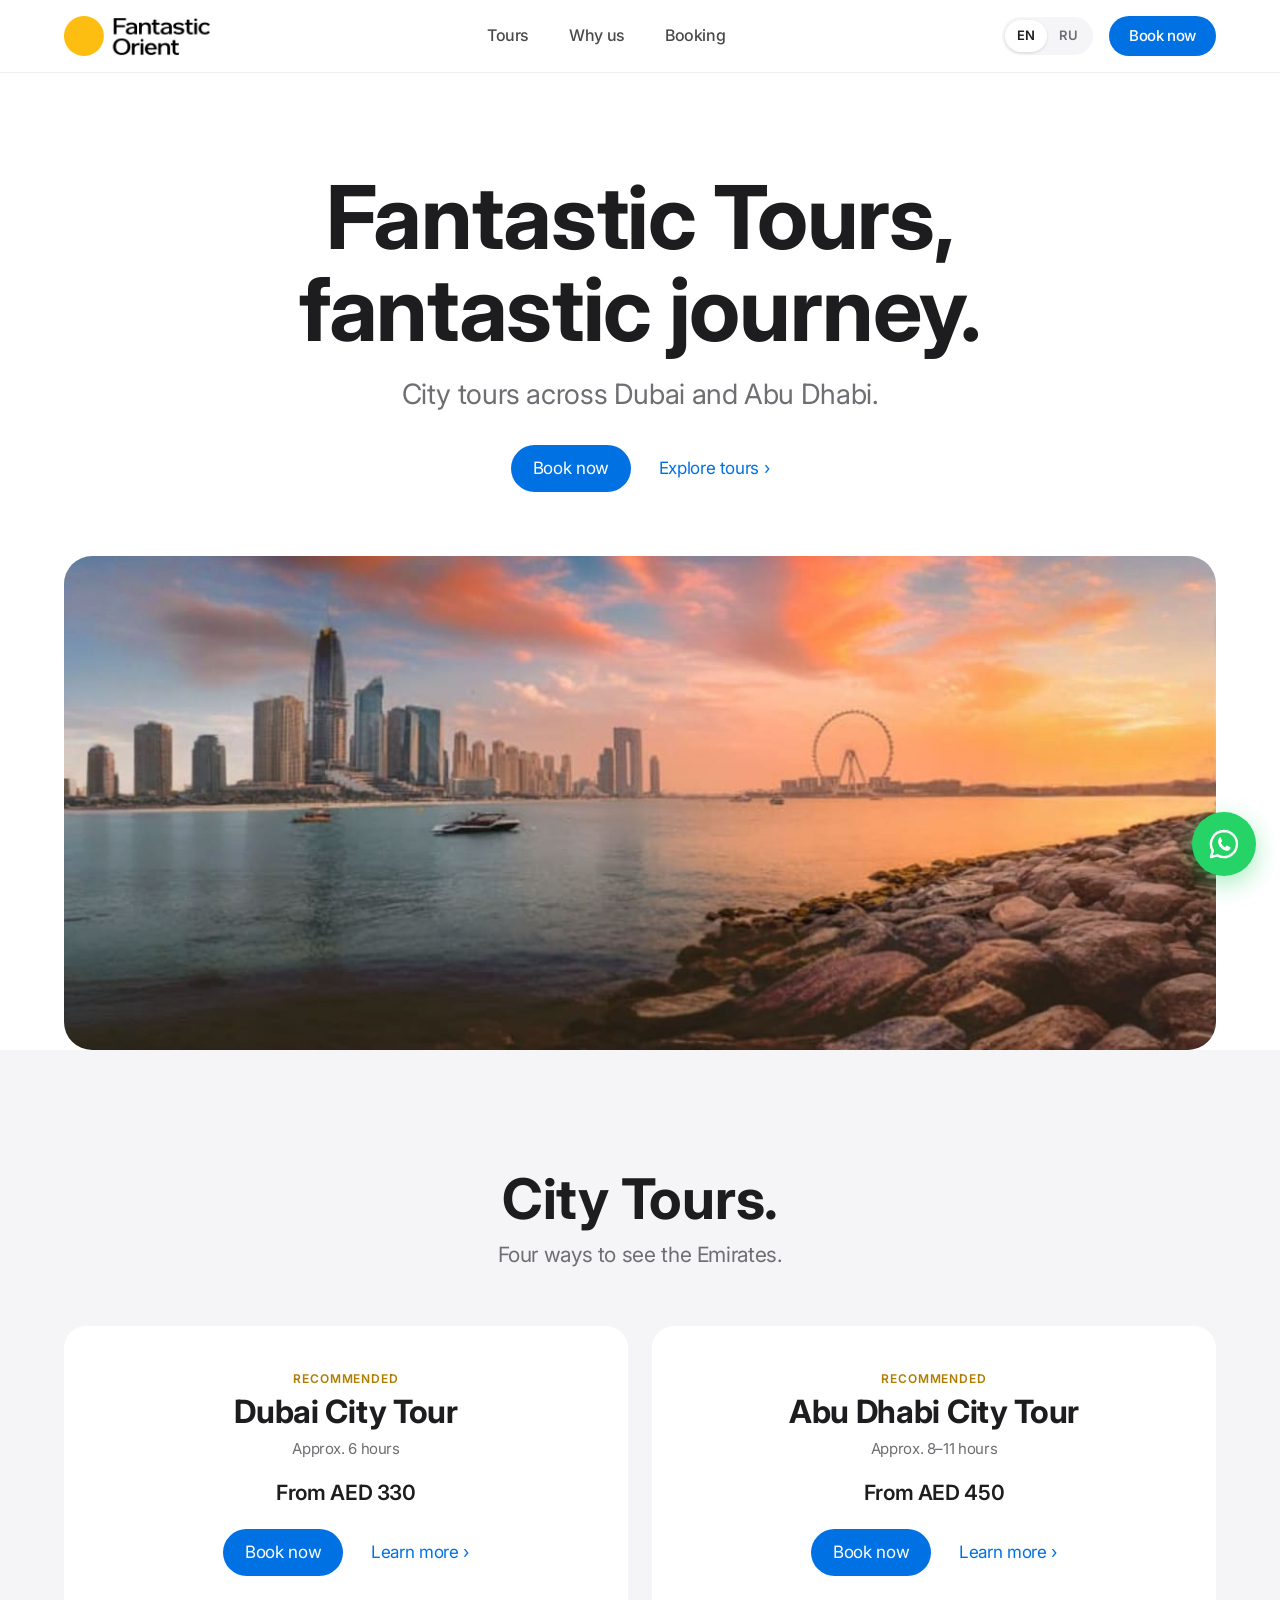
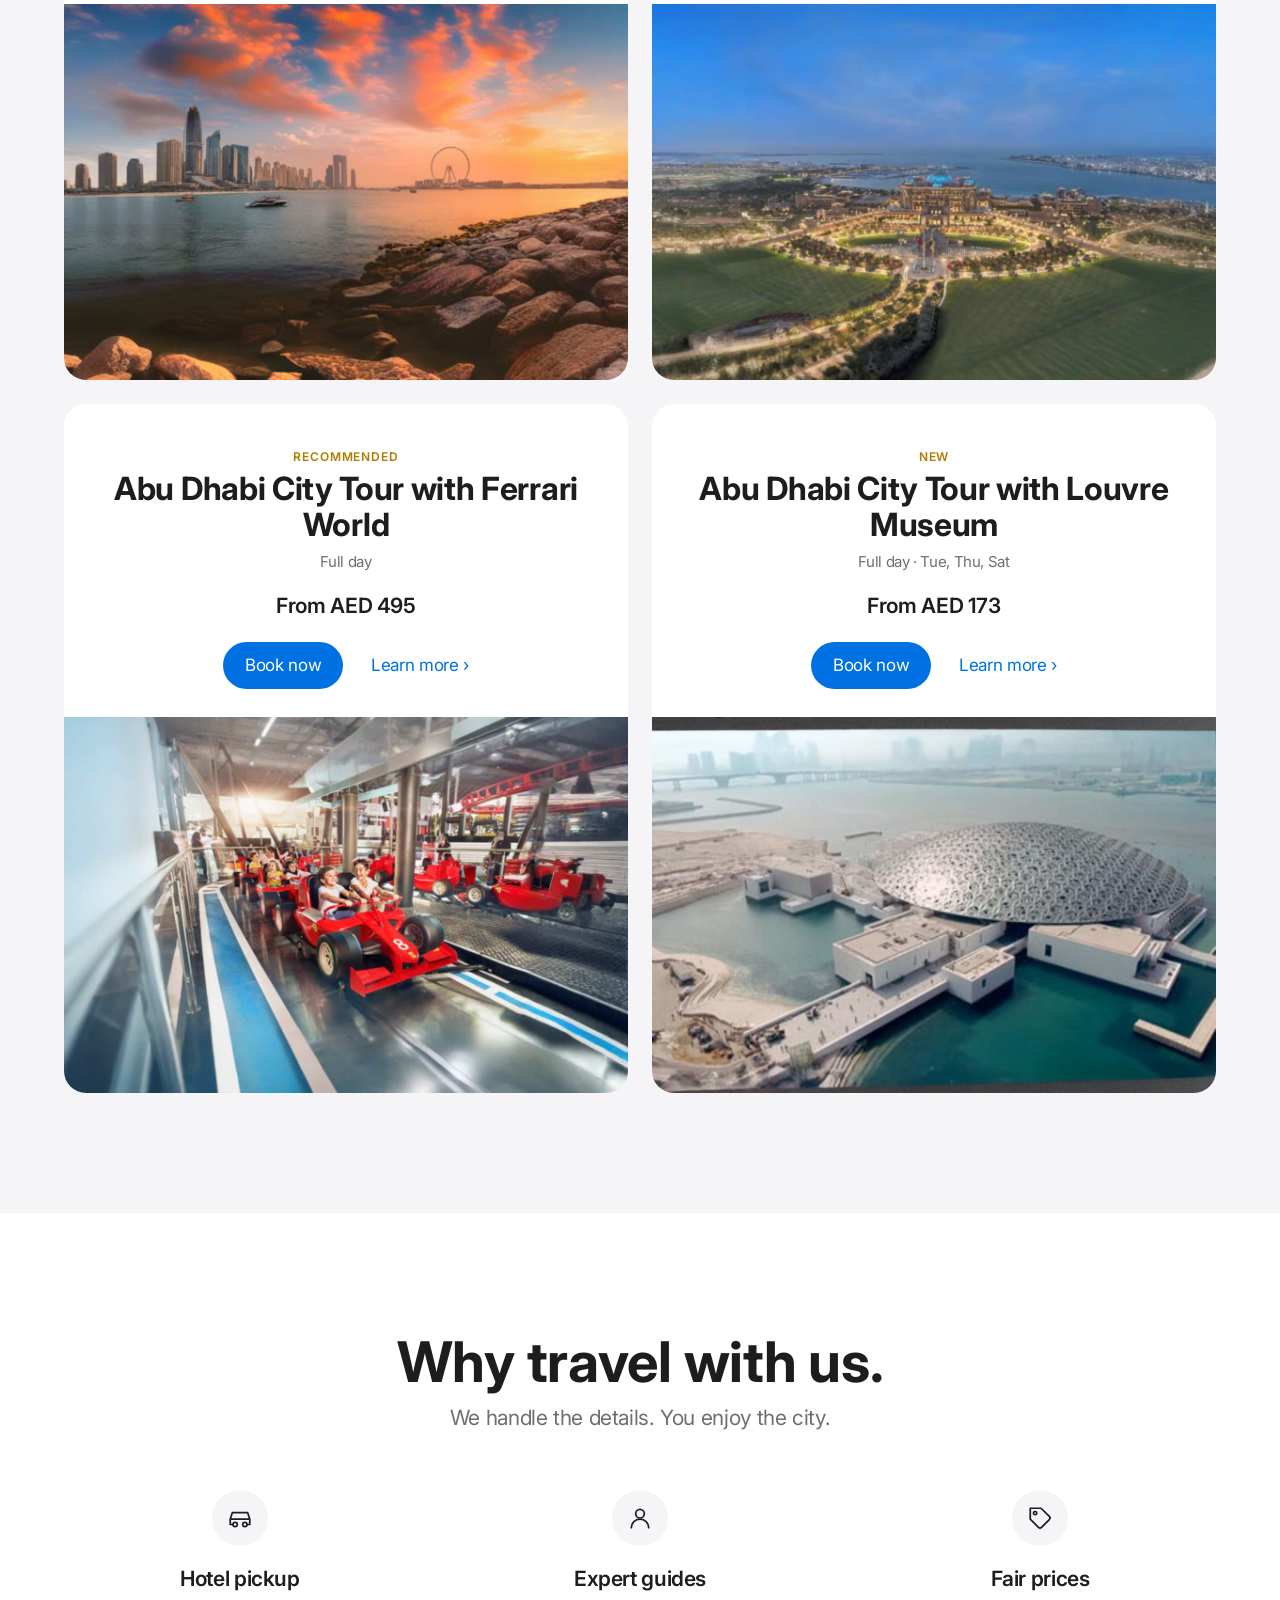
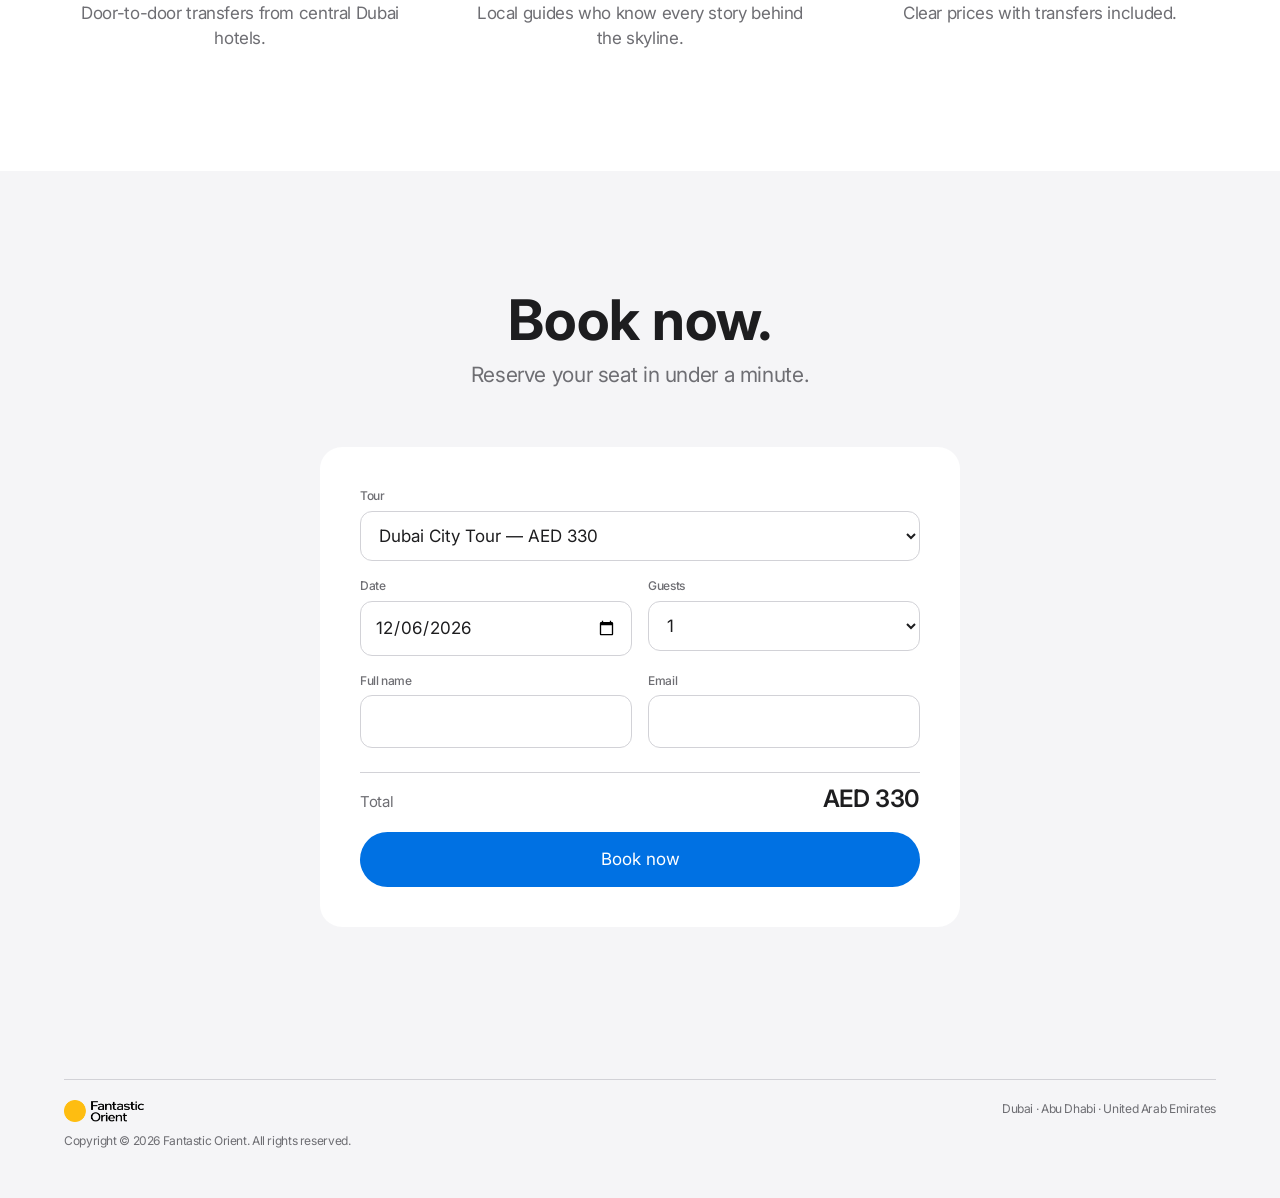
<file: index.html>
<!doctype html>
<html lang="en">
<head>
<meta charset="utf-8">
<meta name="viewport" content="width=device-width, initial-scale=1">
<title>Fantastic Orient — City Tours</title>
<meta name="description" content="Fantastic Orient city tours in Dubai and Abu Dhabi. Hotel pickup, expert guides, best prices.">
<link rel="alternate" hreflang="en" href="index.html">
<link rel="alternate" hreflang="ru" href="ru/index.html">
<link rel="icon" href="assets/fo-logo.png">
<link rel="preconnect" href="https://fonts.googleapis.com">
<link rel="preconnect" href="https://fonts.gstatic.com" crossorigin>
<link href="https://fonts.googleapis.com/css2?family=Inter:wght@400;500;600;700&display=swap" rel="stylesheet">
<link rel="stylesheet" href="styles.css?v=56be96a1">
</head>
<body data-root="">

<nav class="nav">
  <div class="wrap">
    <a class="nav-logo" href="index.html" aria-label="Fantastic Orient home"><img src="assets/logo.png" alt="Fantastic Orient"></a>
    <ul class="nav-links">
      <li><a href="index.html#tours">Tours</a></li>
      <li><a href="index.html#why">Why us</a></li>
      <li><a href="#book">Booking</a></li>
    </ul>
    <div class="nav-right">
      <div class="lang" role="group" aria-label="Language"><a href="index.html" hreflang="en" lang="en" class="on" aria-current="true">EN</a><a href="ru/index.html" hreflang="ru" lang="ru">RU</a></div>
      <a class="nav-cta" href="#book">Book now</a>
    </div>
  </div>
</nav>

<header class="hero" id="top">
  <div class="wrap reveal">
    <h1>Fantastic Tours, fantastic journey.</h1>
    <p class="sub">City tours across Dubai and Abu Dhabi.</p>
    <div class="btn-row">
      <a class="btn" href="#book">Book now</a>
      <a class="link-more" href="#tours">Explore tours</a>
    </div>
  </div>
  <div class="hero-media reveal">
    <img src="assets/tours/dubai-city-tour.jpg" alt="Dubai skyline at sunset seen across the water">
  </div>
</header>

<section class="tours" id="tours">
  <div class="section-head wrap reveal">
    <h2>City Tours.</h2>
    <p>Four ways to see the Emirates.</p>
  </div>
  <div class="grid" data-cards></div>
</section>

<section id="why">
  <div class="wrap">
    <div class="section-head reveal">
      <h2>Why travel with us.</h2>
      <p>We handle the details. You enjoy the city.</p>
    </div>
    <div class="features">
      <div class="feature reveal">
        <div class="icon"><svg viewBox="0 0 24 24"><path d="M3 13l2-6h14l2 6v5h-2.5M3 13v5h2.5M3 13h18"/><circle cx="7.5" cy="18" r="2"/><circle cx="16.5" cy="18" r="2"/></svg></div>
        <h4>Hotel pickup</h4>
        <p>Door-to-door transfers from central Dubai hotels.</p>
      </div>
      <div class="feature reveal">
        <div class="icon"><svg viewBox="0 0 24 24"><circle cx="12" cy="8" r="4"/><path d="M4 21c0-4.4 3.6-8 8-8s8 3.6 8 8"/></svg></div>
        <h4>Expert guides</h4>
        <p>Local guides who know every story behind the skyline.</p>
      </div>
      <div class="feature reveal">
        <div class="icon"><svg viewBox="0 0 24 24"><path d="M20.6 13.4l-7.2 7.2a2 2 0 0 1-2.8 0L3 13V3h10l7.6 7.6a2 2 0 0 1 0 2.8z"/><circle cx="7.5" cy="7.5" r="1.5"/></svg></div>
        <h4>Fair prices</h4>
        <p>Clear prices with transfers included.</p>
      </div>
    </div>
  </div>
</section>

<section class="book" id="book">
  <div class="wrap">
    <div class="section-head reveal">
      <h2>Book now.</h2>
      <p>Reserve your seat in under a minute.</p>
    </div>
    <form class="form reveal" id="form" novalidate>
      <div class="field full">
        <label for="tour">Tour</label>
        <select id="tour" name="tour" required></select>
      </div>
      <div class="field">
        <label for="date">Date</label>
        <input id="date" name="date" type="date" required>
      </div>
      <div class="field">
        <label for="guests">Guests</label>
        <select id="guests" name="guests"></select>
      </div>
      <div class="field">
        <label for="name">Full name</label>
        <input id="name" name="name" type="text" autocomplete="name" required>
      </div>
      <div class="field">
        <label for="email">Email</label>
        <input id="email" name="email" type="email" autocomplete="email" required>
      </div>
      <div class="total"><span>Total</span><b id="total"></b></div>
      <button class="btn" type="submit">Book now</button>
      <div class="success" role="status">
        <h3>You're booked.</h3>
        <p id="success-msg">We'll email your confirmation shortly.</p>
      </div>
    </form>
  </div>
</section>

<footer>
  <div class="wrap">
    <div>
      <img src="assets/logo.png" alt="Fantastic Orient">
      <div>Copyright © 2026 Fantastic Orient. All rights reserved.</div>
    </div>
    <div>Dubai · Abu Dhabi · United Arab Emirates</div>
  </div>
</footer>

<script src="tours.js?v=4f015302"></script>
</body>
</html>
</file>
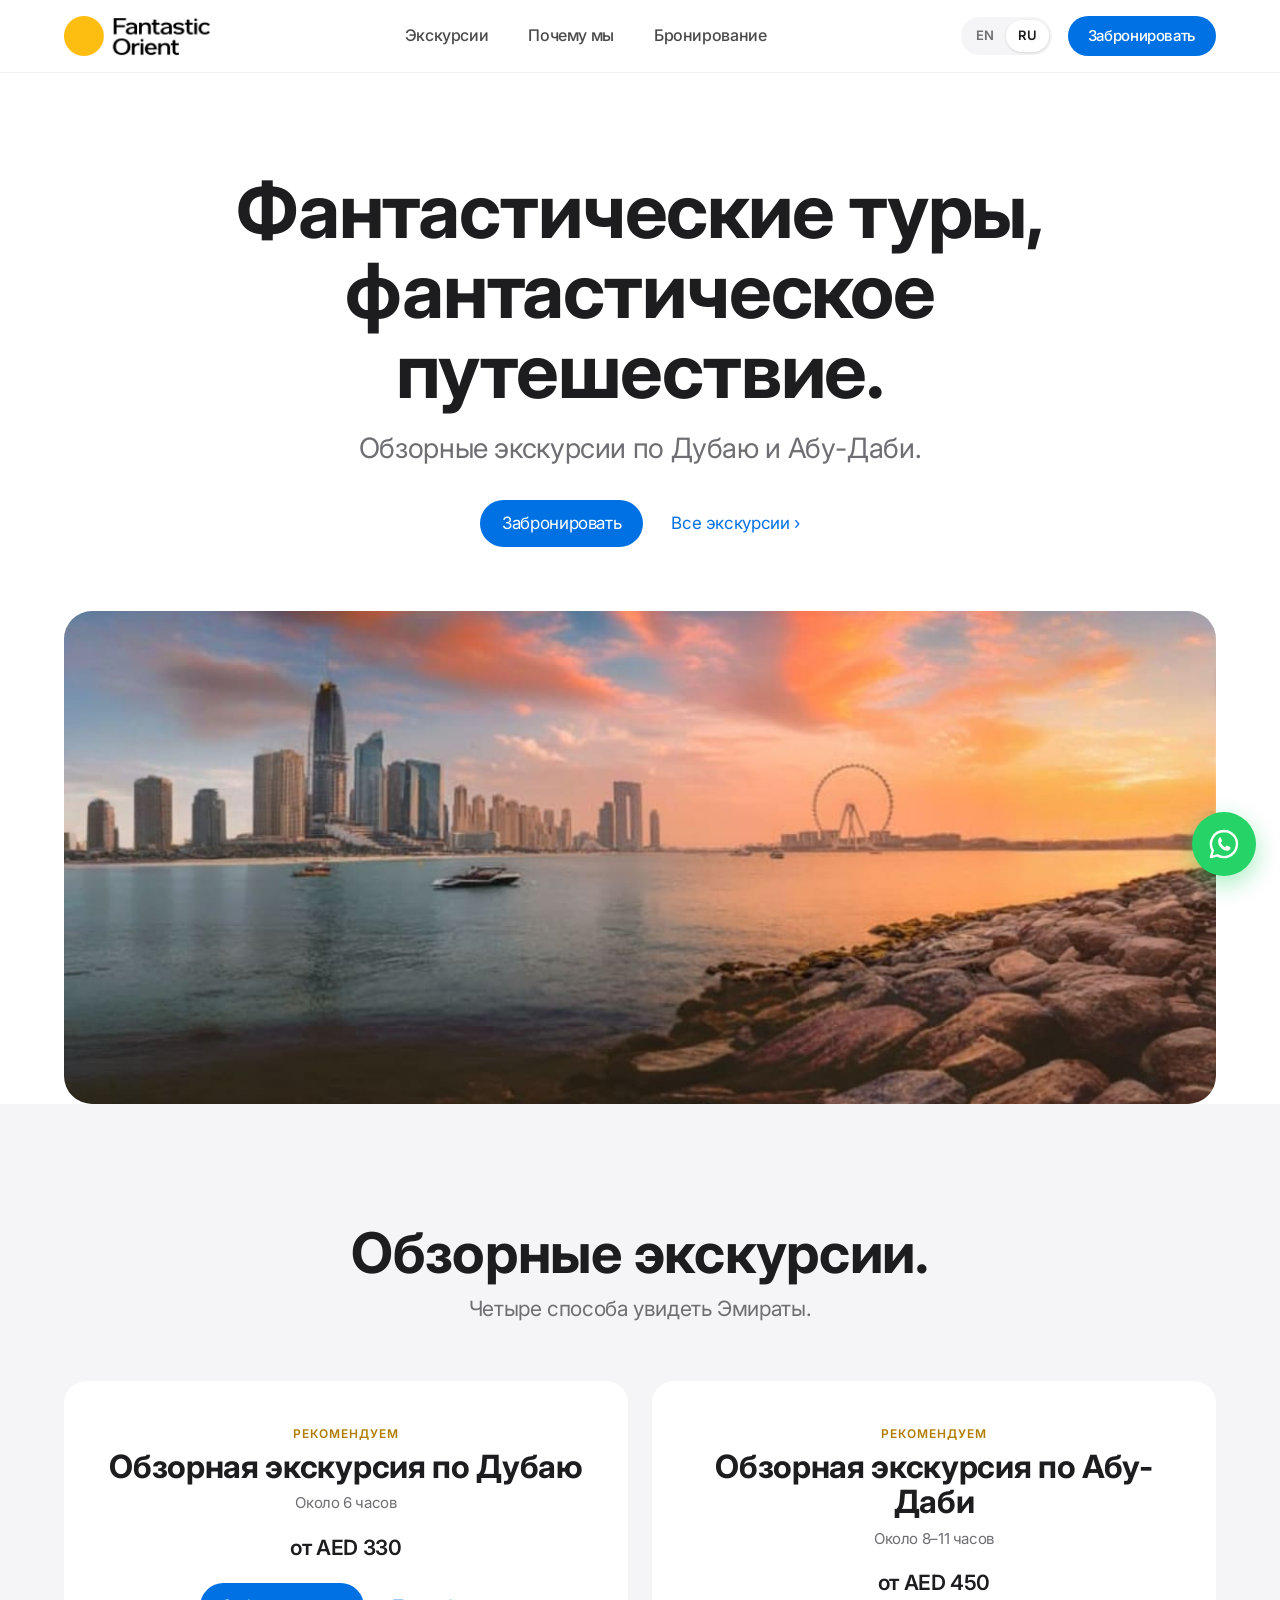
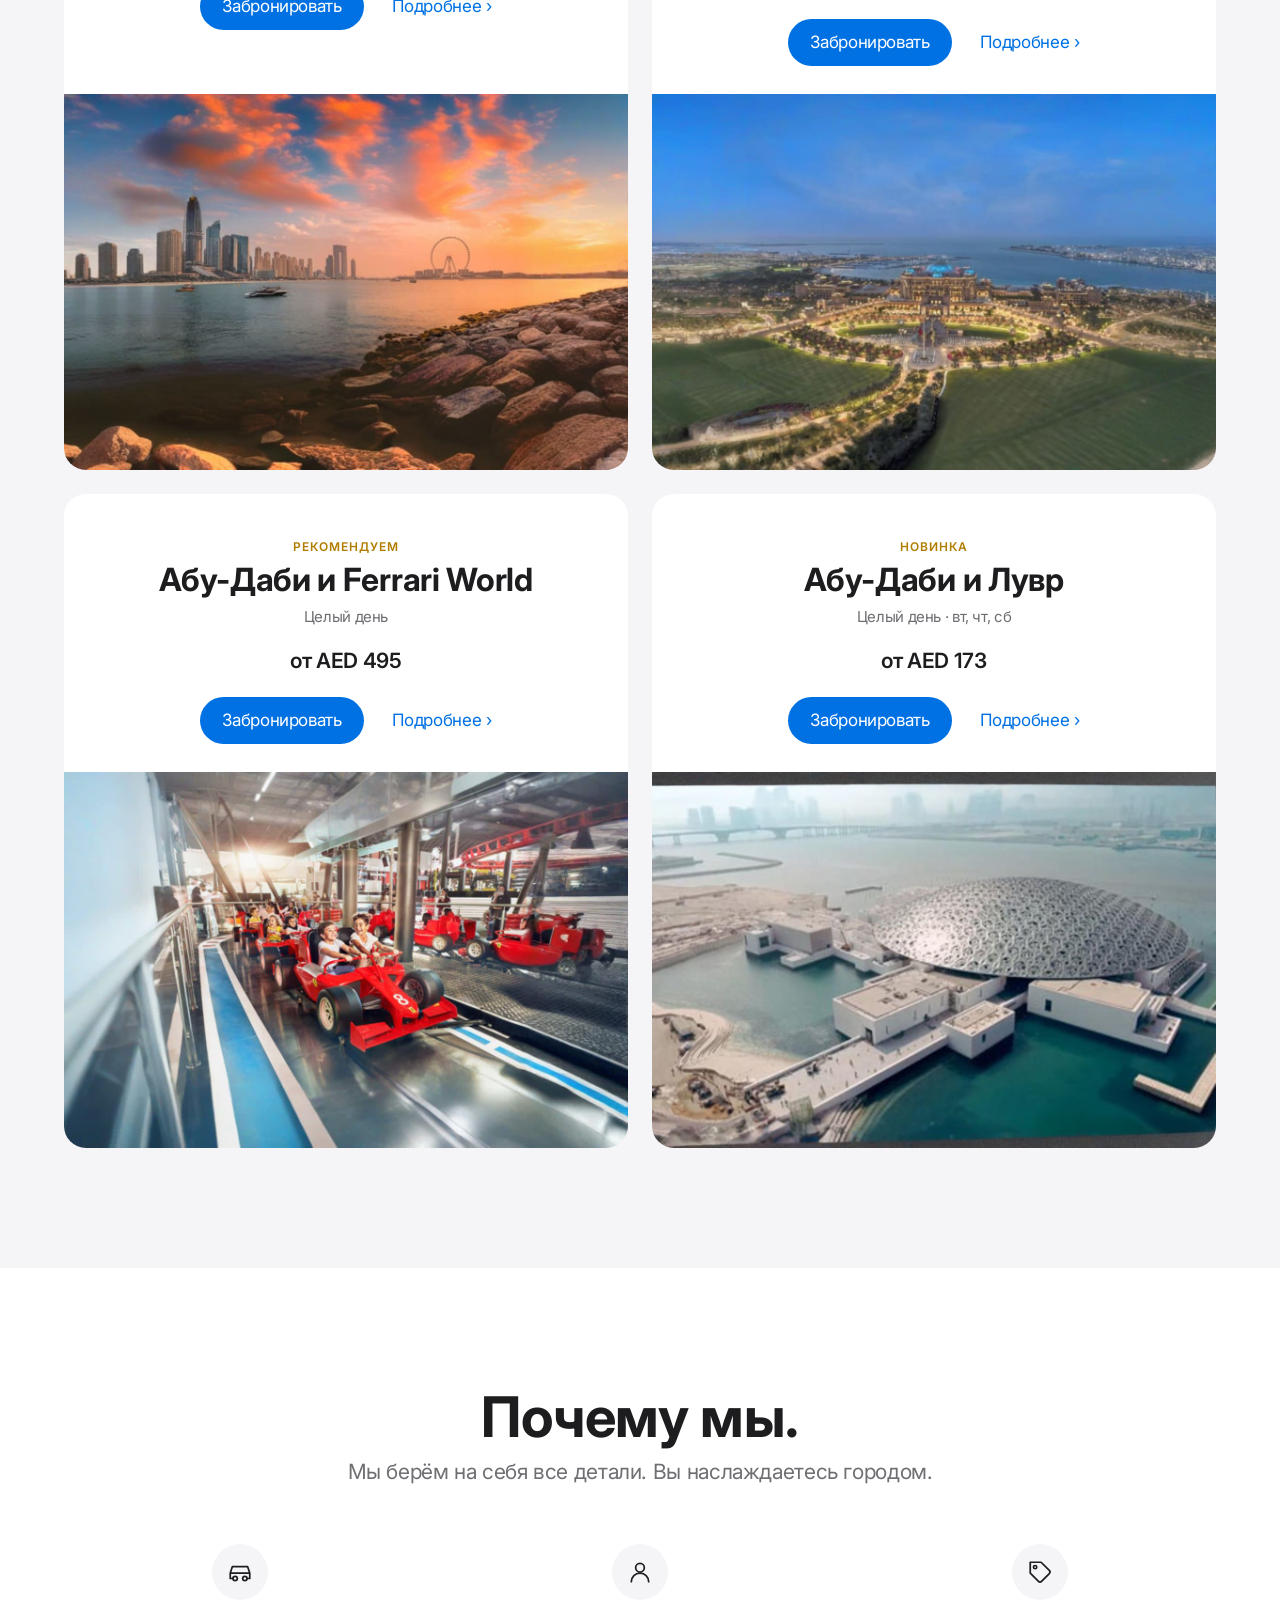
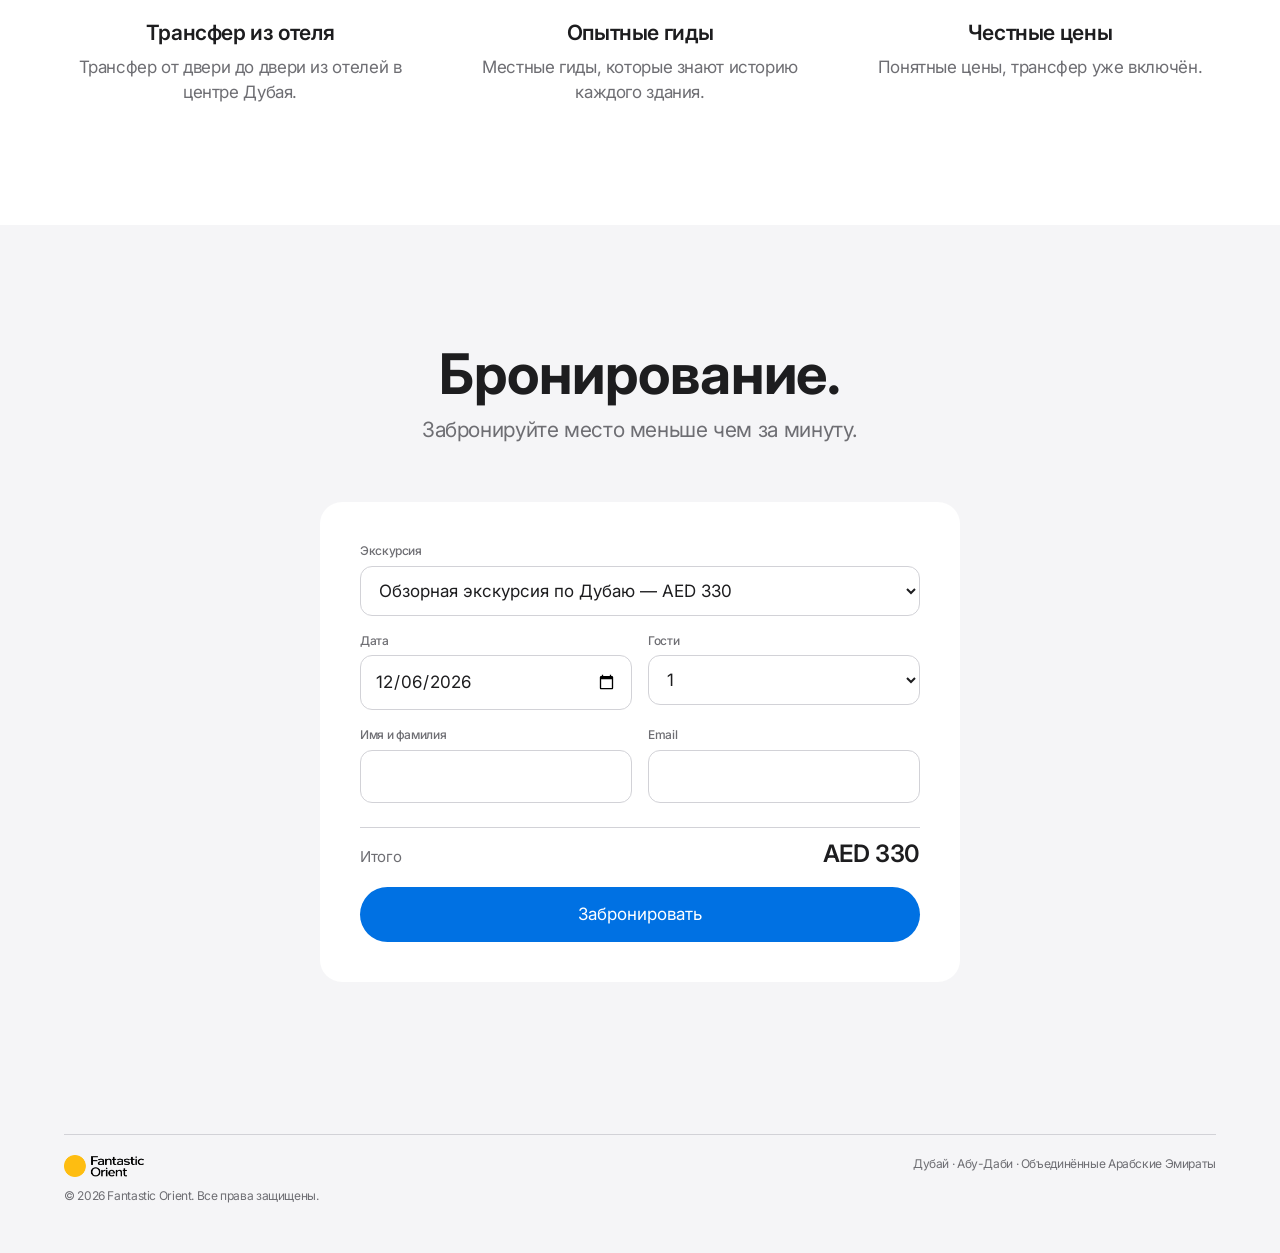
<file: ru/index.html>
<!doctype html>
<html lang="ru">
<head>
<meta charset="utf-8">
<meta name="viewport" content="width=device-width, initial-scale=1">
<title>Fantastic Orient — обзорные экскурсии</title>
<meta name="description" content="Обзорные экскурсии Fantastic Orient по Дубаю и Абу-Даби. Трансфер из отеля, опытные гиды, лучшие цены.">
<link rel="alternate" hreflang="en" href="../index.html">
<link rel="alternate" hreflang="ru" href="../ru/index.html">
<link rel="icon" href="../assets/fo-logo.png">
<link rel="preconnect" href="https://fonts.googleapis.com">
<link rel="preconnect" href="https://fonts.gstatic.com" crossorigin>
<link href="https://fonts.googleapis.com/css2?family=Inter:wght@400;500;600;700&display=swap" rel="stylesheet">
<link rel="stylesheet" href="../styles.css?v=56be96a1">
</head>
<body data-root="../">

<nav class="nav">
  <div class="wrap">
    <a class="nav-logo" href="../ru/index.html" aria-label="Fantastic Orient — на главную"><img src="../assets/logo.png" alt="Fantastic Orient"></a>
    <ul class="nav-links">
      <li><a href="../ru/index.html#tours">Экскурсии</a></li>
      <li><a href="../ru/index.html#why">Почему мы</a></li>
      <li><a href="#book">Бронирование</a></li>
    </ul>
    <div class="nav-right">
      <div class="lang" role="group" aria-label="Язык"><a href="../index.html" hreflang="en" lang="en">EN</a><a href="../ru/index.html" hreflang="ru" lang="ru" class="on" aria-current="true">RU</a></div>
      <a class="nav-cta" href="#book">Забронировать</a>
    </div>
  </div>
</nav>

<header class="hero" id="top">
  <div class="wrap reveal">
    <h1>Фантастические туры, фантастическое путешествие.</h1>
    <p class="sub">Обзорные экскурсии по Дубаю и Абу-Даби.</p>
    <div class="btn-row">
      <a class="btn" href="#book">Забронировать</a>
      <a class="link-more" href="#tours">Все экскурсии</a>
    </div>
  </div>
  <div class="hero-media reveal">
    <img src="../assets/tours/dubai-city-tour.jpg" alt="Небоскрёбы Дубая на закате с видом через залив">
  </div>
</header>

<section class="tours" id="tours">
  <div class="section-head wrap reveal">
    <h2>Обзорные экскурсии.</h2>
    <p>Четыре способа увидеть Эмираты.</p>
  </div>
  <div class="grid" data-cards></div>
</section>

<section id="why">
  <div class="wrap">
    <div class="section-head reveal">
      <h2>Почему мы.</h2>
      <p>Мы берём на себя все детали. Вы наслаждаетесь городом.</p>
    </div>
    <div class="features">
      <div class="feature reveal">
        <div class="icon"><svg viewBox="0 0 24 24"><path d="M3 13l2-6h14l2 6v5h-2.5M3 13v5h2.5M3 13h18"/><circle cx="7.5" cy="18" r="2"/><circle cx="16.5" cy="18" r="2"/></svg></div>
        <h4>Трансфер из отеля</h4>
        <p>Трансфер от двери до двери из отелей в центре Дубая.</p>
      </div>
      <div class="feature reveal">
        <div class="icon"><svg viewBox="0 0 24 24"><circle cx="12" cy="8" r="4"/><path d="M4 21c0-4.4 3.6-8 8-8s8 3.6 8 8"/></svg></div>
        <h4>Опытные гиды</h4>
        <p>Местные гиды, которые знают историю каждого здания.</p>
      </div>
      <div class="feature reveal">
        <div class="icon"><svg viewBox="0 0 24 24"><path d="M20.6 13.4l-7.2 7.2a2 2 0 0 1-2.8 0L3 13V3h10l7.6 7.6a2 2 0 0 1 0 2.8z"/><circle cx="7.5" cy="7.5" r="1.5"/></svg></div>
        <h4>Честные цены</h4>
        <p>Понятные цены, трансфер уже включён.</p>
      </div>
    </div>
  </div>
</section>

<section class="book" id="book">
  <div class="wrap">
    <div class="section-head reveal">
      <h2>Бронирование.</h2>
      <p>Забронируйте место меньше чем за минуту.</p>
    </div>
    <form class="form reveal" id="form" novalidate>
      <div class="field full">
        <label for="tour">Экскурсия</label>
        <select id="tour" name="tour" required></select>
      </div>
      <div class="field">
        <label for="date">Дата</label>
        <input id="date" name="date" type="date" required>
      </div>
      <div class="field">
        <label for="guests">Гости</label>
        <select id="guests" name="guests"></select>
      </div>
      <div class="field">
        <label for="name">Имя и фамилия</label>
        <input id="name" name="name" type="text" autocomplete="name" required>
      </div>
      <div class="field">
        <label for="email">Email</label>
        <input id="email" name="email" type="email" autocomplete="email" required>
      </div>
      <div class="total"><span>Итого</span><b id="total"></b></div>
      <button class="btn" type="submit">Забронировать</button>
      <div class="success" role="status">
        <h3>Бронирование принято.</h3>
        <p id="success-msg">Скоро мы пришлём подтверждение на вашу почту.</p>
      </div>
    </form>
  </div>
</section>

<footer>
  <div class="wrap">
    <div>
      <img src="../assets/logo.png" alt="Fantastic Orient">
      <div>© 2026 Fantastic Orient. Все права защищены.</div>
    </div>
    <div>Дубай · Абу-Даби · Объединённые Арабские Эмираты</div>
  </div>
</footer>

<script src="../tours.js?v=4f015302"></script>
</body>
</html>
</file>
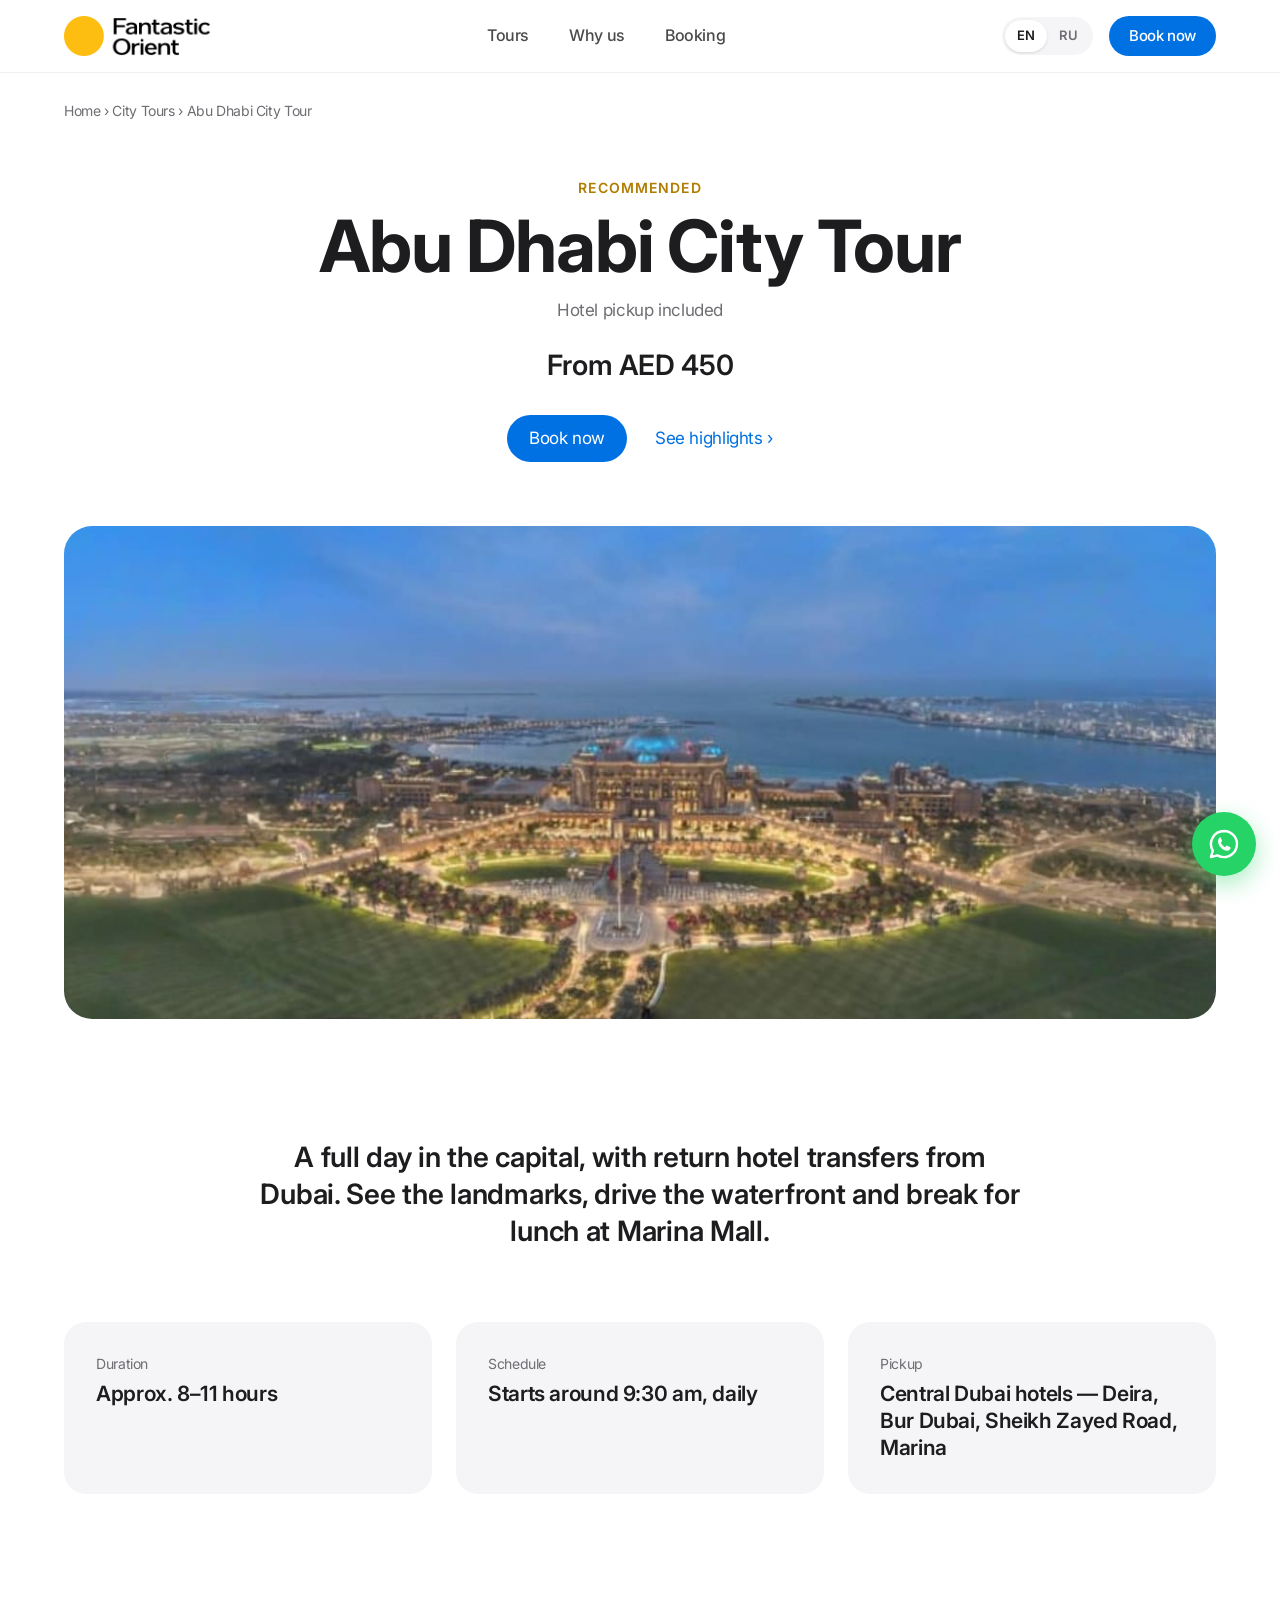
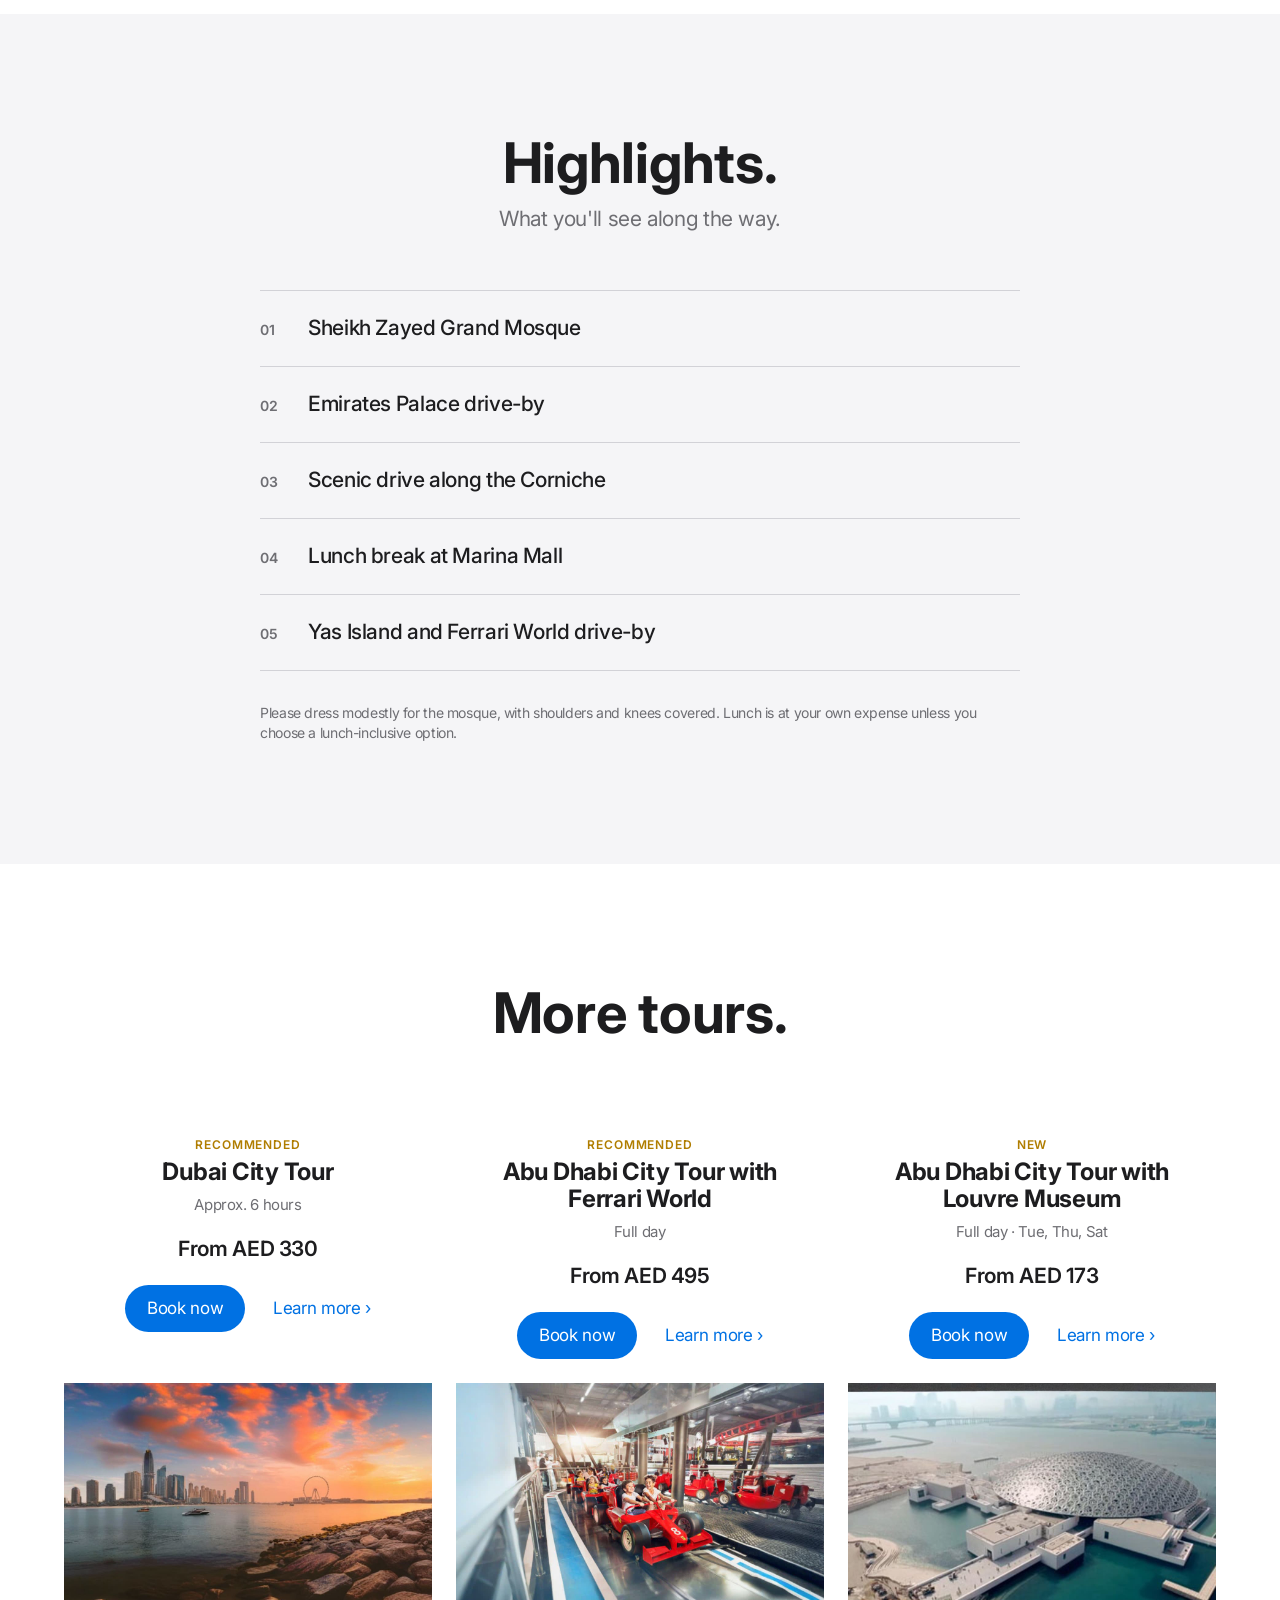
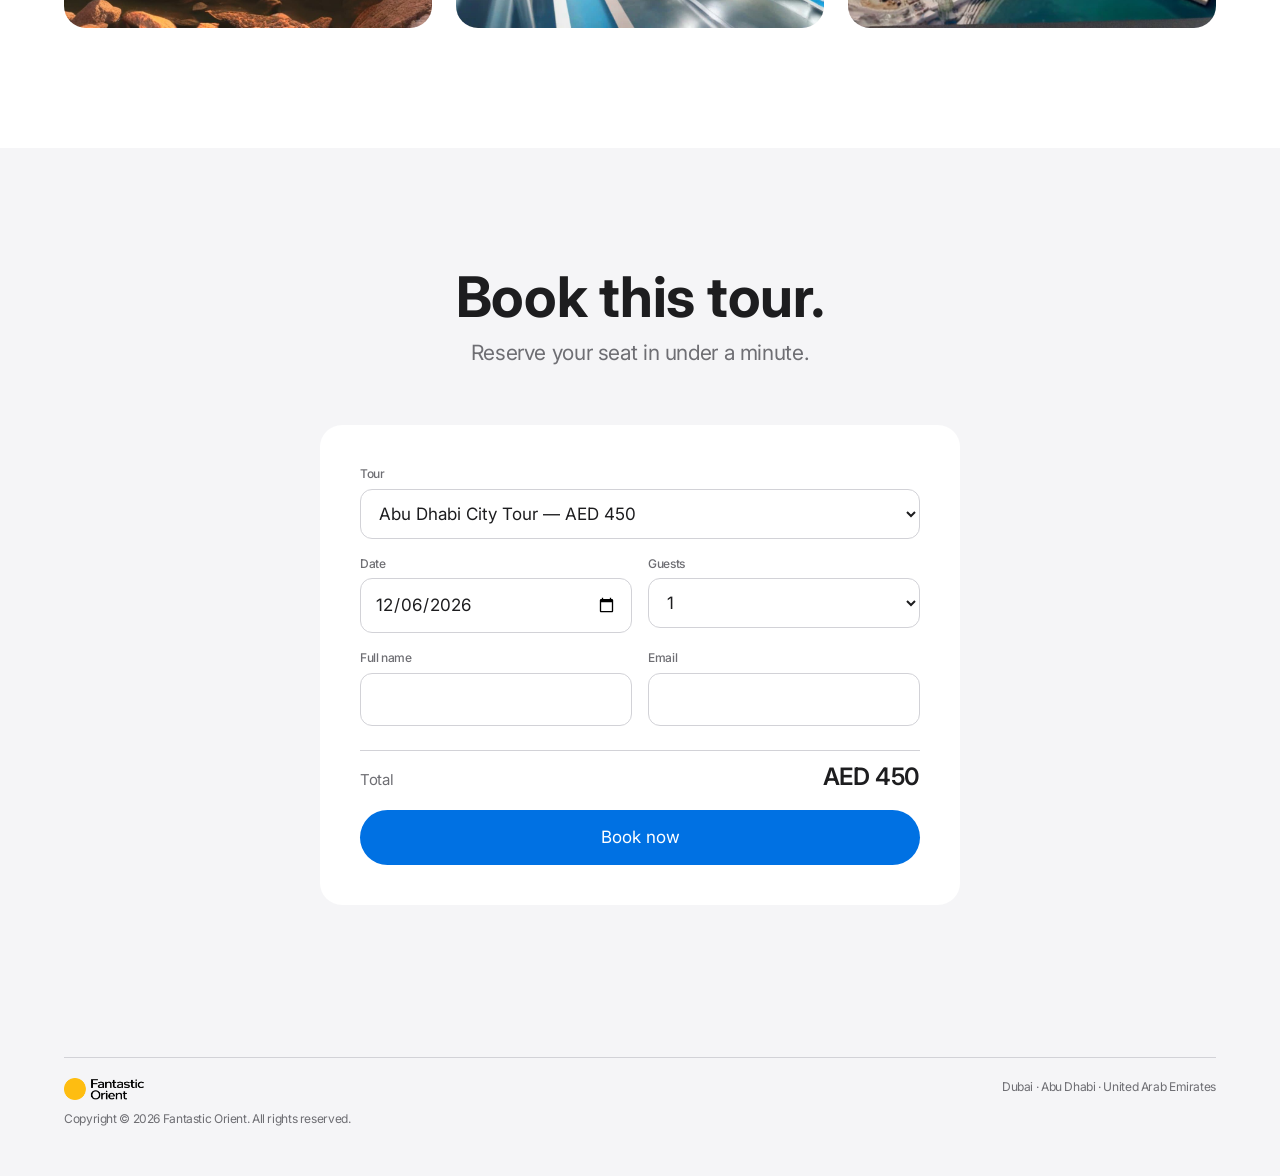
<file: tours/abu-dhabi-city-tour.html>
<!doctype html>
<html lang="en">
<head>
<meta charset="utf-8">
<meta name="viewport" content="width=device-width, initial-scale=1">
<title>Abu Dhabi City Tour — Fantastic Orient</title>
<meta name="description" content="A full day in the capital, with return transfers from Dubai.">
<link rel="alternate" hreflang="en" href="../tours/abu-dhabi-city-tour.html">
<link rel="alternate" hreflang="ru" href="../ru/tours/abu-dhabi-city-tour.html">
<link rel="icon" href="../assets/fo-logo.png">
<link rel="preconnect" href="https://fonts.googleapis.com">
<link rel="preconnect" href="https://fonts.gstatic.com" crossorigin>
<link href="https://fonts.googleapis.com/css2?family=Inter:wght@400;500;600;700&display=swap" rel="stylesheet">
<link rel="stylesheet" href="../styles.css?v=56be96a1">
</head>
<body data-root="../">

<nav class="nav">
  <div class="wrap">
    <a class="nav-logo" href="../index.html" aria-label="Fantastic Orient home"><img src="../assets/logo.png" alt="Fantastic Orient"></a>
    <ul class="nav-links">
      <li><a href="../index.html#tours">Tours</a></li>
      <li><a href="../index.html#why">Why us</a></li>
      <li><a href="#book">Booking</a></li>
    </ul>
    <div class="nav-right">
      <div class="lang" role="group" aria-label="Language"><a href="../tours/abu-dhabi-city-tour.html" hreflang="en" lang="en" class="on" aria-current="true">EN</a><a href="../ru/tours/abu-dhabi-city-tour.html" hreflang="ru" lang="ru">RU</a></div>
      <a class="nav-cta" href="#book">Book now</a>
    </div>
  </div>
</nav>

<div class="wrap crumbs"><a href="../index.html">Home</a> › <a href="../index.html#tours">City Tours</a> › Abu Dhabi City Tour</div>

<header class="tour-hero">
  <div class="wrap reveal">
    <div class="tag">Recommended</div>
    <h1>Abu Dhabi City Tour</h1>
    <div class="meta">Hotel pickup included</div>
    <div class="price">
      <span class="now">From AED 450</span>
    </div>
    <div class="btn-row">
      <a class="btn" href="#book">Book now</a>
      <a class="link-more" href="#highlights">See highlights</a>
    </div>
  </div>
  <div class="hero-media reveal">
    <img src="../assets/tours/abu-dhabi-city-tour.jpg" alt="Aerial view of Abu Dhabi at dusk">
  </div>
</header>

<section>
  <div class="wrap">
    <p class="tour-overview reveal">A full day in the capital, with return hotel transfers from Dubai. See the landmarks, drive the waterfront and break for lunch at Marina Mall.</p>
    <div class="facts">
      <div class="fact reveal"><span>Duration</span><b>Approx. 8–11 hours</b></div>
      <div class="fact reveal"><span>Schedule</span><b>Starts around 9:30 am, daily</b></div>
      <div class="fact reveal"><span>Pickup</span><b>Central Dubai hotels — Deira, Bur Dubai, Sheikh Zayed Road, Marina</b></div>
    </div>
  </div>
</section>

<section class="tours" id="highlights">
  <div class="wrap">
    <div class="section-head reveal">
      <h2>Highlights.</h2>
      <p>What you'll see along the way.</p>
    </div>
    <ul class="highlights reveal">
      <li>Sheikh Zayed Grand Mosque</li>
      <li>Emirates Palace drive-by</li>
      <li>Scenic drive along the Corniche</li>
      <li>Lunch break at Marina Mall</li>
      <li>Yas Island and Ferrari World drive-by</li>
    </ul>
    <p class="notes reveal">Please dress modestly for the mosque, with shoulders and knees covered. Lunch is at your own expense unless you choose a lunch-inclusive option.</p>
  </div>
</section>

<section class="more-tours">
  <div class="section-head wrap reveal">
    <h2>More tours.</h2>
  </div>
  <div class="grid grid-3" data-cards data-exclude="abudhabi"></div>
</section>

<section class="book" id="book">
  <div class="wrap">
    <div class="section-head reveal">
      <h2>Book this tour.</h2>
      <p>Reserve your seat in under a minute.</p>
    </div>
    <form class="form reveal" id="form" data-tour="abudhabi" novalidate>
      <div class="field full">
        <label for="tour">Tour</label>
        <select id="tour" name="tour" required></select>
      </div>
      <div class="field">
        <label for="date">Date</label>
        <input id="date" name="date" type="date" required>
      </div>
      <div class="field">
        <label for="guests">Guests</label>
        <select id="guests" name="guests"></select>
      </div>
      <div class="field">
        <label for="name">Full name</label>
        <input id="name" name="name" type="text" autocomplete="name" required>
      </div>
      <div class="field">
        <label for="email">Email</label>
        <input id="email" name="email" type="email" autocomplete="email" required>
      </div>
      <div class="total"><span>Total</span><b id="total"></b></div>
      <button class="btn" type="submit">Book now</button>
      <div class="success" role="status">
        <h3>You're booked.</h3>
        <p id="success-msg">We'll email your confirmation shortly.</p>
      </div>
    </form>
  </div>
</section>

<footer>
  <div class="wrap">
    <div>
      <img src="../assets/logo.png" alt="Fantastic Orient">
      <div>Copyright © 2026 Fantastic Orient. All rights reserved.</div>
    </div>
    <div>Dubai · Abu Dhabi · United Arab Emirates</div>
  </div>
</footer>

<script src="../tours.js?v=4f015302"></script>
</body>
</html>
</file>
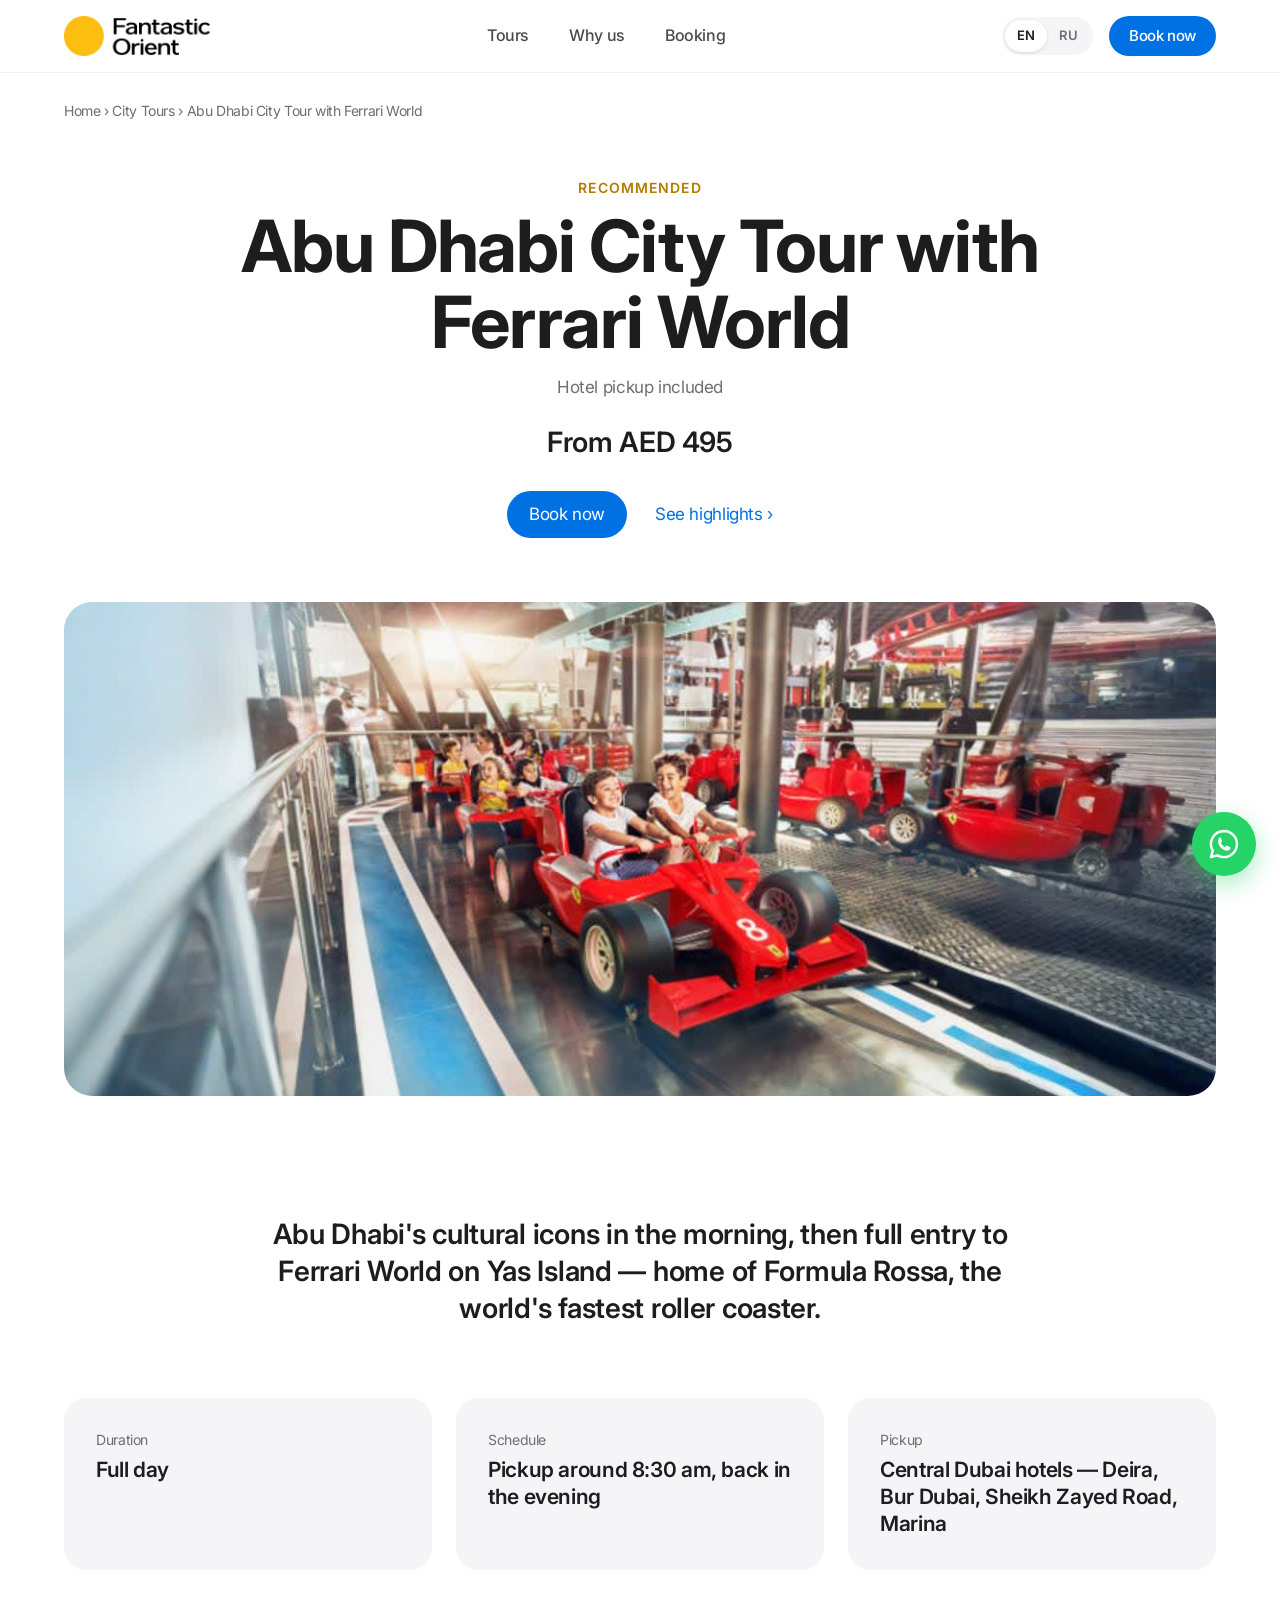
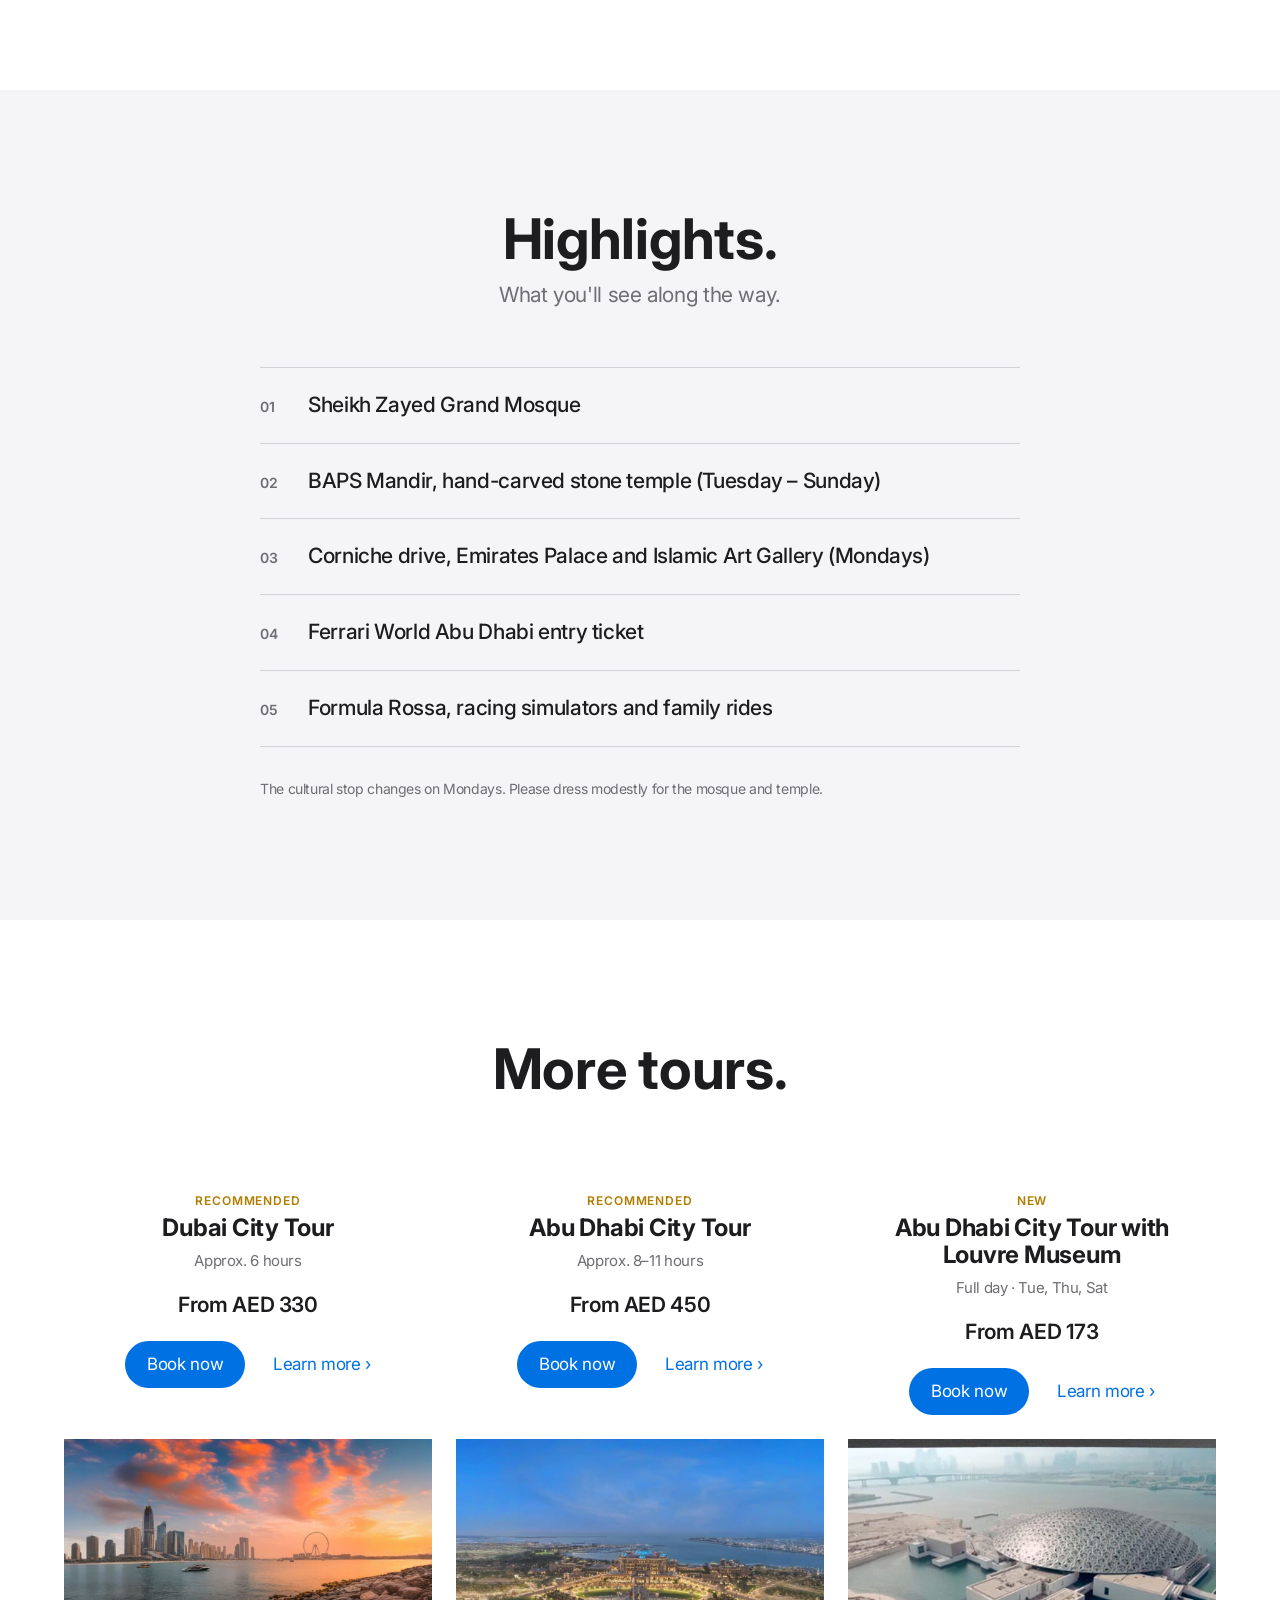
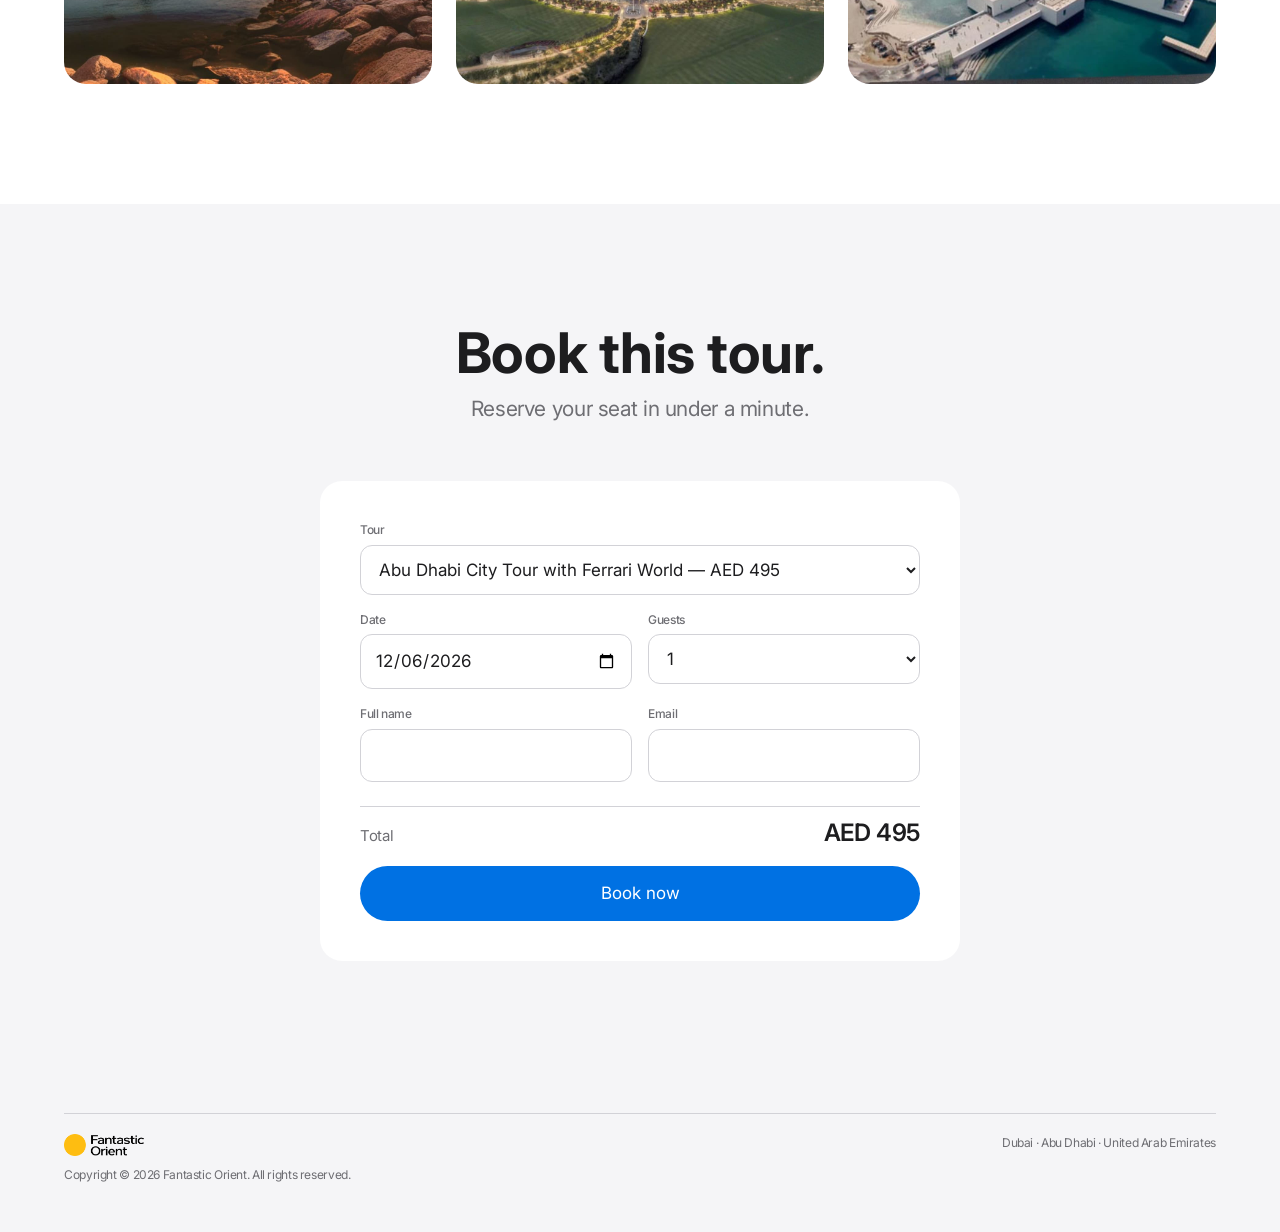
<file: tours/abu-dhabi-ferrari-world.html>
<!doctype html>
<html lang="en">
<head>
<meta charset="utf-8">
<meta name="viewport" content="width=device-width, initial-scale=1">
<title>Abu Dhabi City Tour with Ferrari World — Fantastic Orient</title>
<meta name="description" content="Abu Dhabi&#x27;s icons, then full entry to Ferrari World.">
<link rel="alternate" hreflang="en" href="../tours/abu-dhabi-ferrari-world.html">
<link rel="alternate" hreflang="ru" href="../ru/tours/abu-dhabi-ferrari-world.html">
<link rel="icon" href="../assets/fo-logo.png">
<link rel="preconnect" href="https://fonts.googleapis.com">
<link rel="preconnect" href="https://fonts.gstatic.com" crossorigin>
<link href="https://fonts.googleapis.com/css2?family=Inter:wght@400;500;600;700&display=swap" rel="stylesheet">
<link rel="stylesheet" href="../styles.css?v=56be96a1">
</head>
<body data-root="../">

<nav class="nav">
  <div class="wrap">
    <a class="nav-logo" href="../index.html" aria-label="Fantastic Orient home"><img src="../assets/logo.png" alt="Fantastic Orient"></a>
    <ul class="nav-links">
      <li><a href="../index.html#tours">Tours</a></li>
      <li><a href="../index.html#why">Why us</a></li>
      <li><a href="#book">Booking</a></li>
    </ul>
    <div class="nav-right">
      <div class="lang" role="group" aria-label="Language"><a href="../tours/abu-dhabi-ferrari-world.html" hreflang="en" lang="en" class="on" aria-current="true">EN</a><a href="../ru/tours/abu-dhabi-ferrari-world.html" hreflang="ru" lang="ru">RU</a></div>
      <a class="nav-cta" href="#book">Book now</a>
    </div>
  </div>
</nav>

<div class="wrap crumbs"><a href="../index.html">Home</a> › <a href="../index.html#tours">City Tours</a> › Abu Dhabi City Tour with Ferrari World</div>

<header class="tour-hero">
  <div class="wrap reveal">
    <div class="tag">Recommended</div>
    <h1>Abu Dhabi City Tour with Ferrari World</h1>
    <div class="meta">Hotel pickup included</div>
    <div class="price">
      <span class="now">From AED 495</span>
    </div>
    <div class="btn-row">
      <a class="btn" href="#book">Book now</a>
      <a class="link-more" href="#highlights">See highlights</a>
    </div>
  </div>
  <div class="hero-media reveal">
    <img src="../assets/tours/abu-dhabi-ferrari-world.jpg" alt="Guests riding a Ferrari-themed ride at Ferrari World">
  </div>
</header>

<section>
  <div class="wrap">
    <p class="tour-overview reveal">Abu Dhabi&#x27;s cultural icons in the morning, then full entry to Ferrari World on Yas Island — home of Formula Rossa, the world&#x27;s fastest roller coaster.</p>
    <div class="facts">
      <div class="fact reveal"><span>Duration</span><b>Full day</b></div>
      <div class="fact reveal"><span>Schedule</span><b>Pickup around 8:30 am, back in the evening</b></div>
      <div class="fact reveal"><span>Pickup</span><b>Central Dubai hotels — Deira, Bur Dubai, Sheikh Zayed Road, Marina</b></div>
    </div>
  </div>
</section>

<section class="tours" id="highlights">
  <div class="wrap">
    <div class="section-head reveal">
      <h2>Highlights.</h2>
      <p>What you'll see along the way.</p>
    </div>
    <ul class="highlights reveal">
      <li>Sheikh Zayed Grand Mosque</li>
      <li>BAPS Mandir, hand-carved stone temple (Tuesday – Sunday)</li>
      <li>Corniche drive, Emirates Palace and Islamic Art Gallery (Mondays)</li>
      <li>Ferrari World Abu Dhabi entry ticket</li>
      <li>Formula Rossa, racing simulators and family rides</li>
    </ul>
    <p class="notes reveal">The cultural stop changes on Mondays. Please dress modestly for the mosque and temple.</p>
  </div>
</section>

<section class="more-tours">
  <div class="section-head wrap reveal">
    <h2>More tours.</h2>
  </div>
  <div class="grid grid-3" data-cards data-exclude="ferrari"></div>
</section>

<section class="book" id="book">
  <div class="wrap">
    <div class="section-head reveal">
      <h2>Book this tour.</h2>
      <p>Reserve your seat in under a minute.</p>
    </div>
    <form class="form reveal" id="form" data-tour="ferrari" novalidate>
      <div class="field full">
        <label for="tour">Tour</label>
        <select id="tour" name="tour" required></select>
      </div>
      <div class="field">
        <label for="date">Date</label>
        <input id="date" name="date" type="date" required>
      </div>
      <div class="field">
        <label for="guests">Guests</label>
        <select id="guests" name="guests"></select>
      </div>
      <div class="field">
        <label for="name">Full name</label>
        <input id="name" name="name" type="text" autocomplete="name" required>
      </div>
      <div class="field">
        <label for="email">Email</label>
        <input id="email" name="email" type="email" autocomplete="email" required>
      </div>
      <div class="total"><span>Total</span><b id="total"></b></div>
      <button class="btn" type="submit">Book now</button>
      <div class="success" role="status">
        <h3>You're booked.</h3>
        <p id="success-msg">We'll email your confirmation shortly.</p>
      </div>
    </form>
  </div>
</section>

<footer>
  <div class="wrap">
    <div>
      <img src="../assets/logo.png" alt="Fantastic Orient">
      <div>Copyright © 2026 Fantastic Orient. All rights reserved.</div>
    </div>
    <div>Dubai · Abu Dhabi · United Arab Emirates</div>
  </div>
</footer>

<script src="../tours.js?v=4f015302"></script>
</body>
</html>
</file>
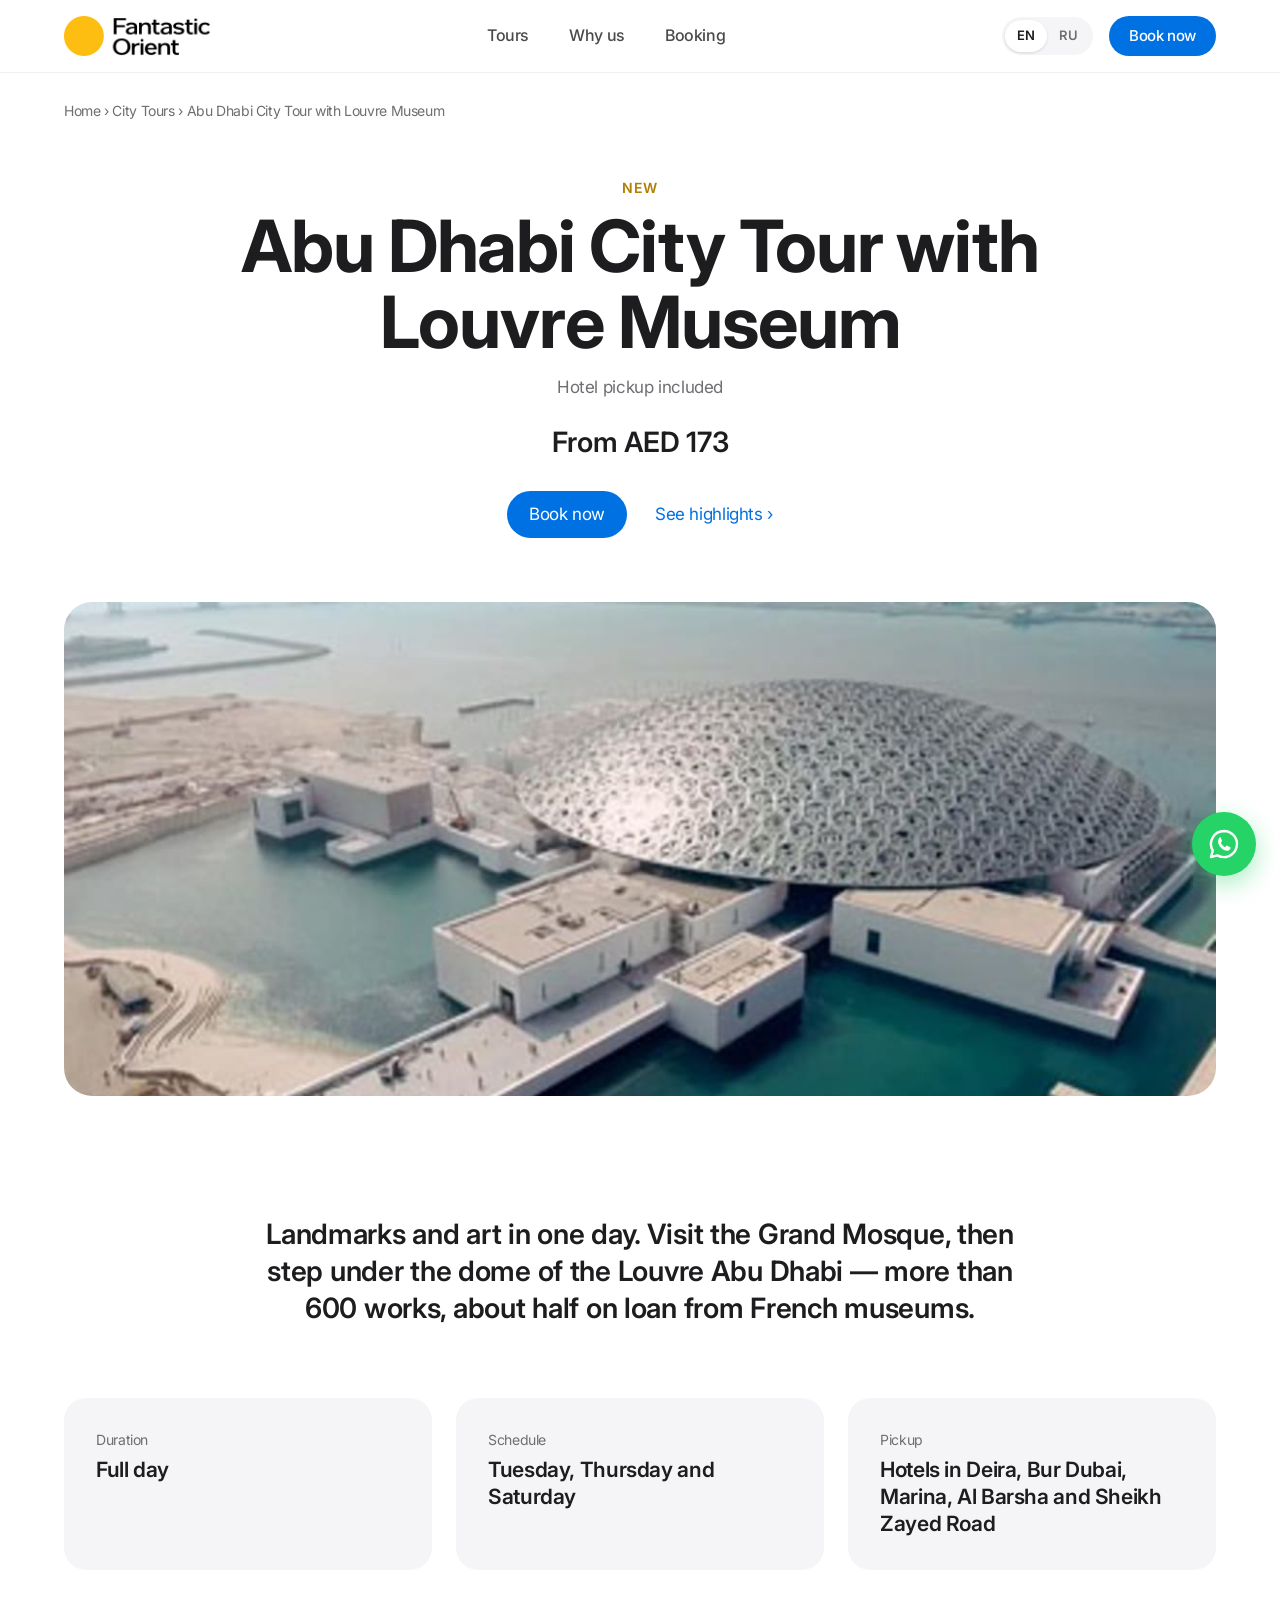
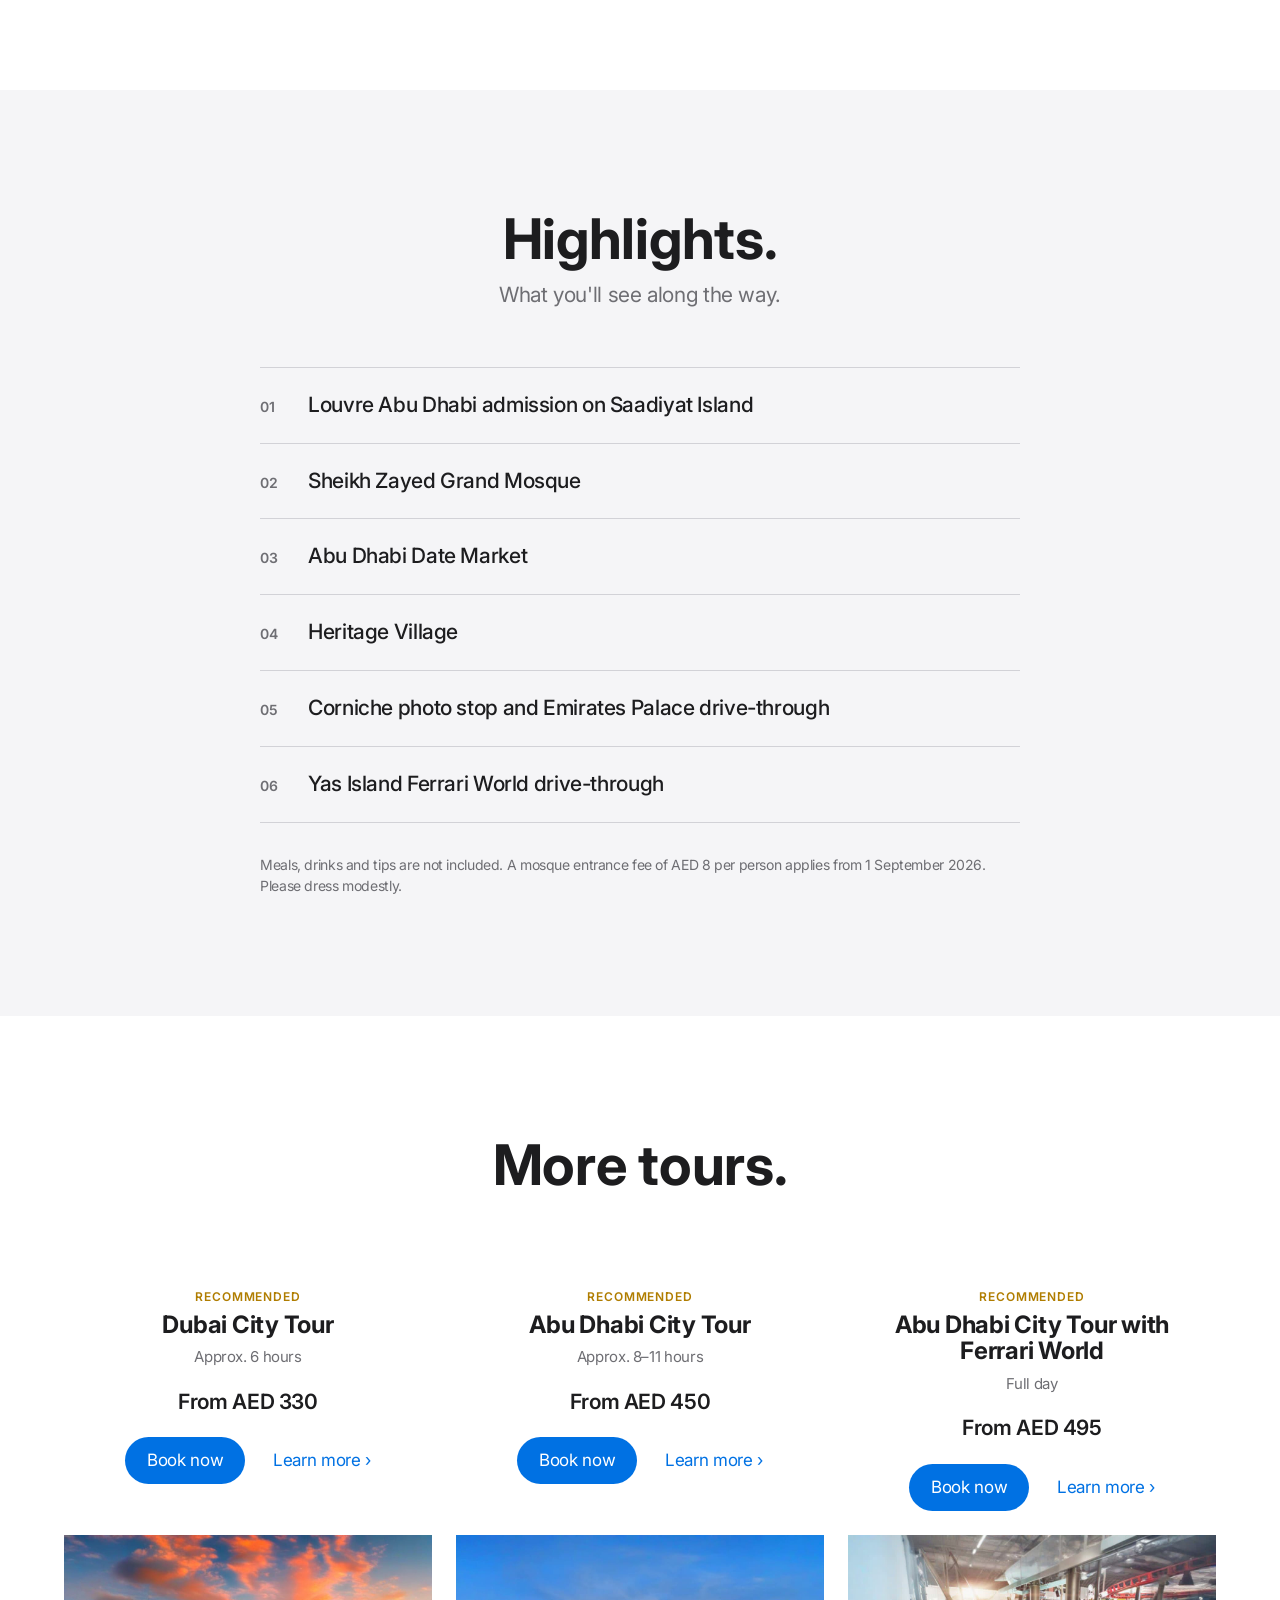
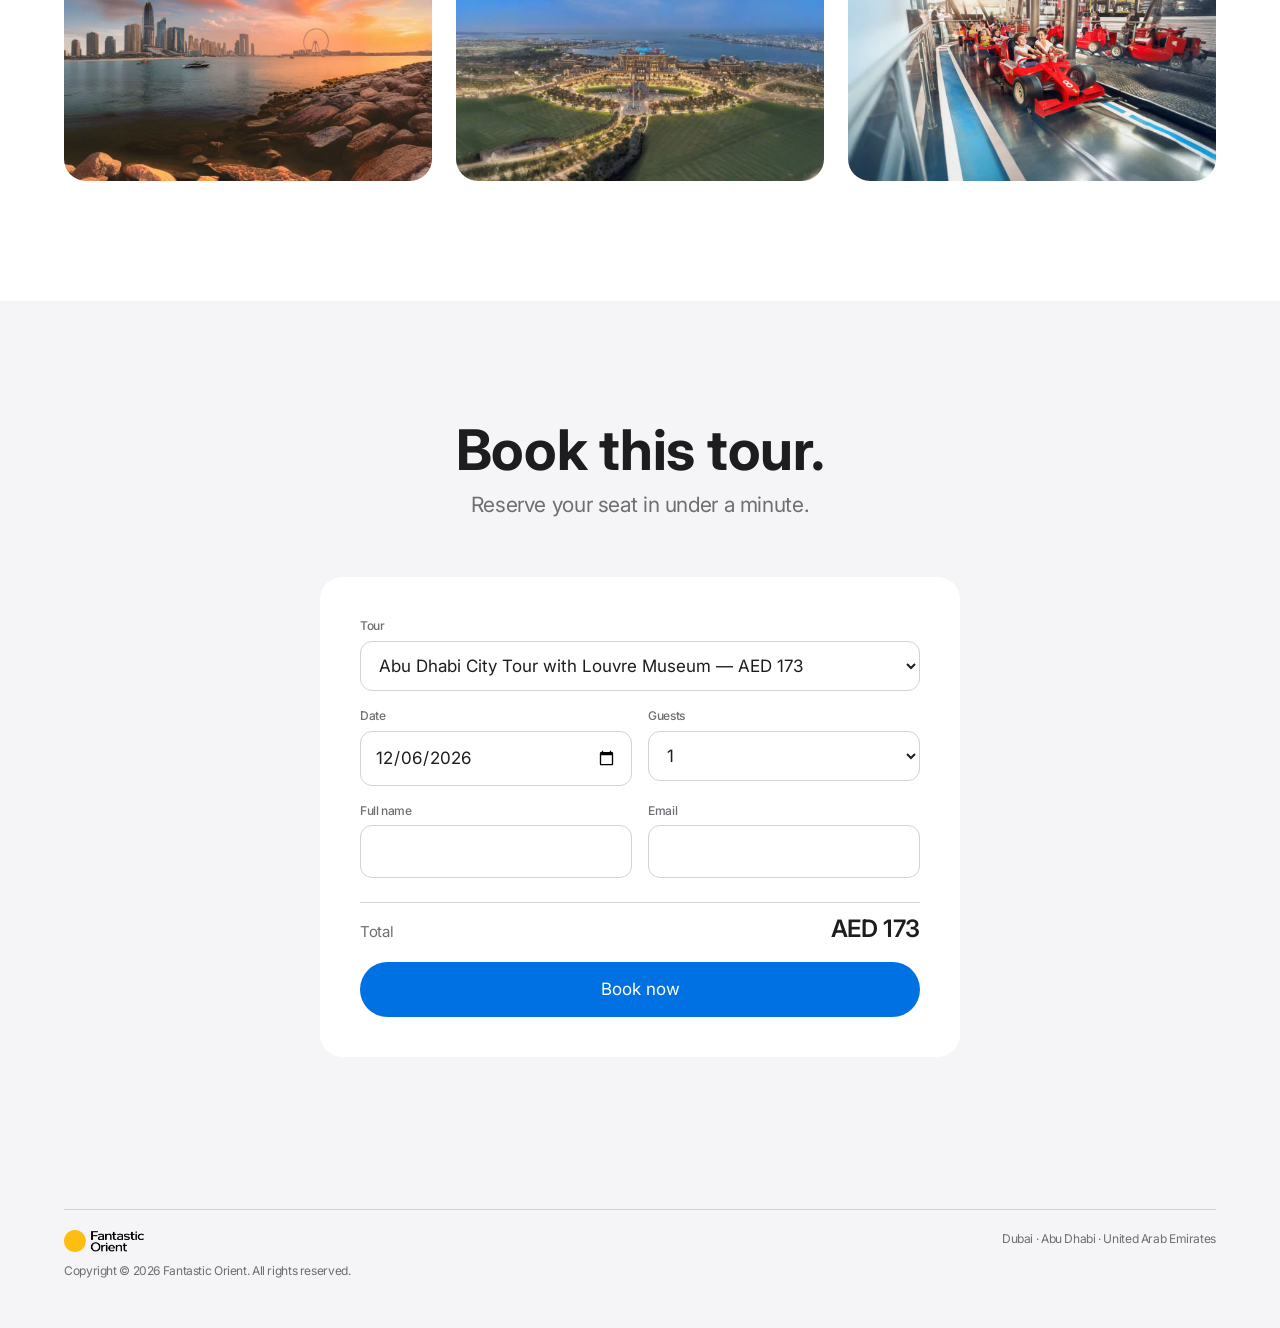
<file: tours/abu-dhabi-louvre-museum.html>
<!doctype html>
<html lang="en">
<head>
<meta charset="utf-8">
<meta name="viewport" content="width=device-width, initial-scale=1">
<title>Abu Dhabi City Tour with Louvre Museum — Fantastic Orient</title>
<meta name="description" content="Landmarks and art, under the dome of the Louvre.">
<link rel="alternate" hreflang="en" href="../tours/abu-dhabi-louvre-museum.html">
<link rel="alternate" hreflang="ru" href="../ru/tours/abu-dhabi-louvre-museum.html">
<link rel="icon" href="../assets/fo-logo.png">
<link rel="preconnect" href="https://fonts.googleapis.com">
<link rel="preconnect" href="https://fonts.gstatic.com" crossorigin>
<link href="https://fonts.googleapis.com/css2?family=Inter:wght@400;500;600;700&display=swap" rel="stylesheet">
<link rel="stylesheet" href="../styles.css?v=56be96a1">
</head>
<body data-root="../">

<nav class="nav">
  <div class="wrap">
    <a class="nav-logo" href="../index.html" aria-label="Fantastic Orient home"><img src="../assets/logo.png" alt="Fantastic Orient"></a>
    <ul class="nav-links">
      <li><a href="../index.html#tours">Tours</a></li>
      <li><a href="../index.html#why">Why us</a></li>
      <li><a href="#book">Booking</a></li>
    </ul>
    <div class="nav-right">
      <div class="lang" role="group" aria-label="Language"><a href="../tours/abu-dhabi-louvre-museum.html" hreflang="en" lang="en" class="on" aria-current="true">EN</a><a href="../ru/tours/abu-dhabi-louvre-museum.html" hreflang="ru" lang="ru">RU</a></div>
      <a class="nav-cta" href="#book">Book now</a>
    </div>
  </div>
</nav>

<div class="wrap crumbs"><a href="../index.html">Home</a> › <a href="../index.html#tours">City Tours</a> › Abu Dhabi City Tour with Louvre Museum</div>

<header class="tour-hero">
  <div class="wrap reveal">
    <div class="tag">New</div>
    <h1>Abu Dhabi City Tour with Louvre Museum</h1>
    <div class="meta">Hotel pickup included</div>
    <div class="price">
      <span class="now">From AED 173</span>
    </div>
    <div class="btn-row">
      <a class="btn" href="#book">Book now</a>
      <a class="link-more" href="#highlights">See highlights</a>
    </div>
  </div>
  <div class="hero-media reveal">
    <img src="../assets/tours/abu-dhabi-louvre.jpg" alt="The Louvre Abu Dhabi dome on Saadiyat Island">
  </div>
</header>

<section>
  <div class="wrap">
    <p class="tour-overview reveal">Landmarks and art in one day. Visit the Grand Mosque, then step under the dome of the Louvre Abu Dhabi — more than 600 works, about half on loan from French museums.</p>
    <div class="facts">
      <div class="fact reveal"><span>Duration</span><b>Full day</b></div>
      <div class="fact reveal"><span>Schedule</span><b>Tuesday, Thursday and Saturday</b></div>
      <div class="fact reveal"><span>Pickup</span><b>Hotels in Deira, Bur Dubai, Marina, Al Barsha and Sheikh Zayed Road</b></div>
    </div>
  </div>
</section>

<section class="tours" id="highlights">
  <div class="wrap">
    <div class="section-head reveal">
      <h2>Highlights.</h2>
      <p>What you'll see along the way.</p>
    </div>
    <ul class="highlights reveal">
      <li>Louvre Abu Dhabi admission on Saadiyat Island</li>
      <li>Sheikh Zayed Grand Mosque</li>
      <li>Abu Dhabi Date Market</li>
      <li>Heritage Village</li>
      <li>Corniche photo stop and Emirates Palace drive-through</li>
      <li>Yas Island Ferrari World drive-through</li>
    </ul>
    <p class="notes reveal">Meals, drinks and tips are not included. A mosque entrance fee of AED 8 per person applies from 1 September 2026. Please dress modestly.</p>
  </div>
</section>

<section class="more-tours">
  <div class="section-head wrap reveal">
    <h2>More tours.</h2>
  </div>
  <div class="grid grid-3" data-cards data-exclude="louvre"></div>
</section>

<section class="book" id="book">
  <div class="wrap">
    <div class="section-head reveal">
      <h2>Book this tour.</h2>
      <p>Reserve your seat in under a minute.</p>
    </div>
    <form class="form reveal" id="form" data-tour="louvre" novalidate>
      <div class="field full">
        <label for="tour">Tour</label>
        <select id="tour" name="tour" required></select>
      </div>
      <div class="field">
        <label for="date">Date</label>
        <input id="date" name="date" type="date" required>
      </div>
      <div class="field">
        <label for="guests">Guests</label>
        <select id="guests" name="guests"></select>
      </div>
      <div class="field">
        <label for="name">Full name</label>
        <input id="name" name="name" type="text" autocomplete="name" required>
      </div>
      <div class="field">
        <label for="email">Email</label>
        <input id="email" name="email" type="email" autocomplete="email" required>
      </div>
      <div class="total"><span>Total</span><b id="total"></b></div>
      <button class="btn" type="submit">Book now</button>
      <div class="success" role="status">
        <h3>You're booked.</h3>
        <p id="success-msg">We'll email your confirmation shortly.</p>
      </div>
    </form>
  </div>
</section>

<footer>
  <div class="wrap">
    <div>
      <img src="../assets/logo.png" alt="Fantastic Orient">
      <div>Copyright © 2026 Fantastic Orient. All rights reserved.</div>
    </div>
    <div>Dubai · Abu Dhabi · United Arab Emirates</div>
  </div>
</footer>

<script src="../tours.js?v=4f015302"></script>
</body>
</html>
</file>
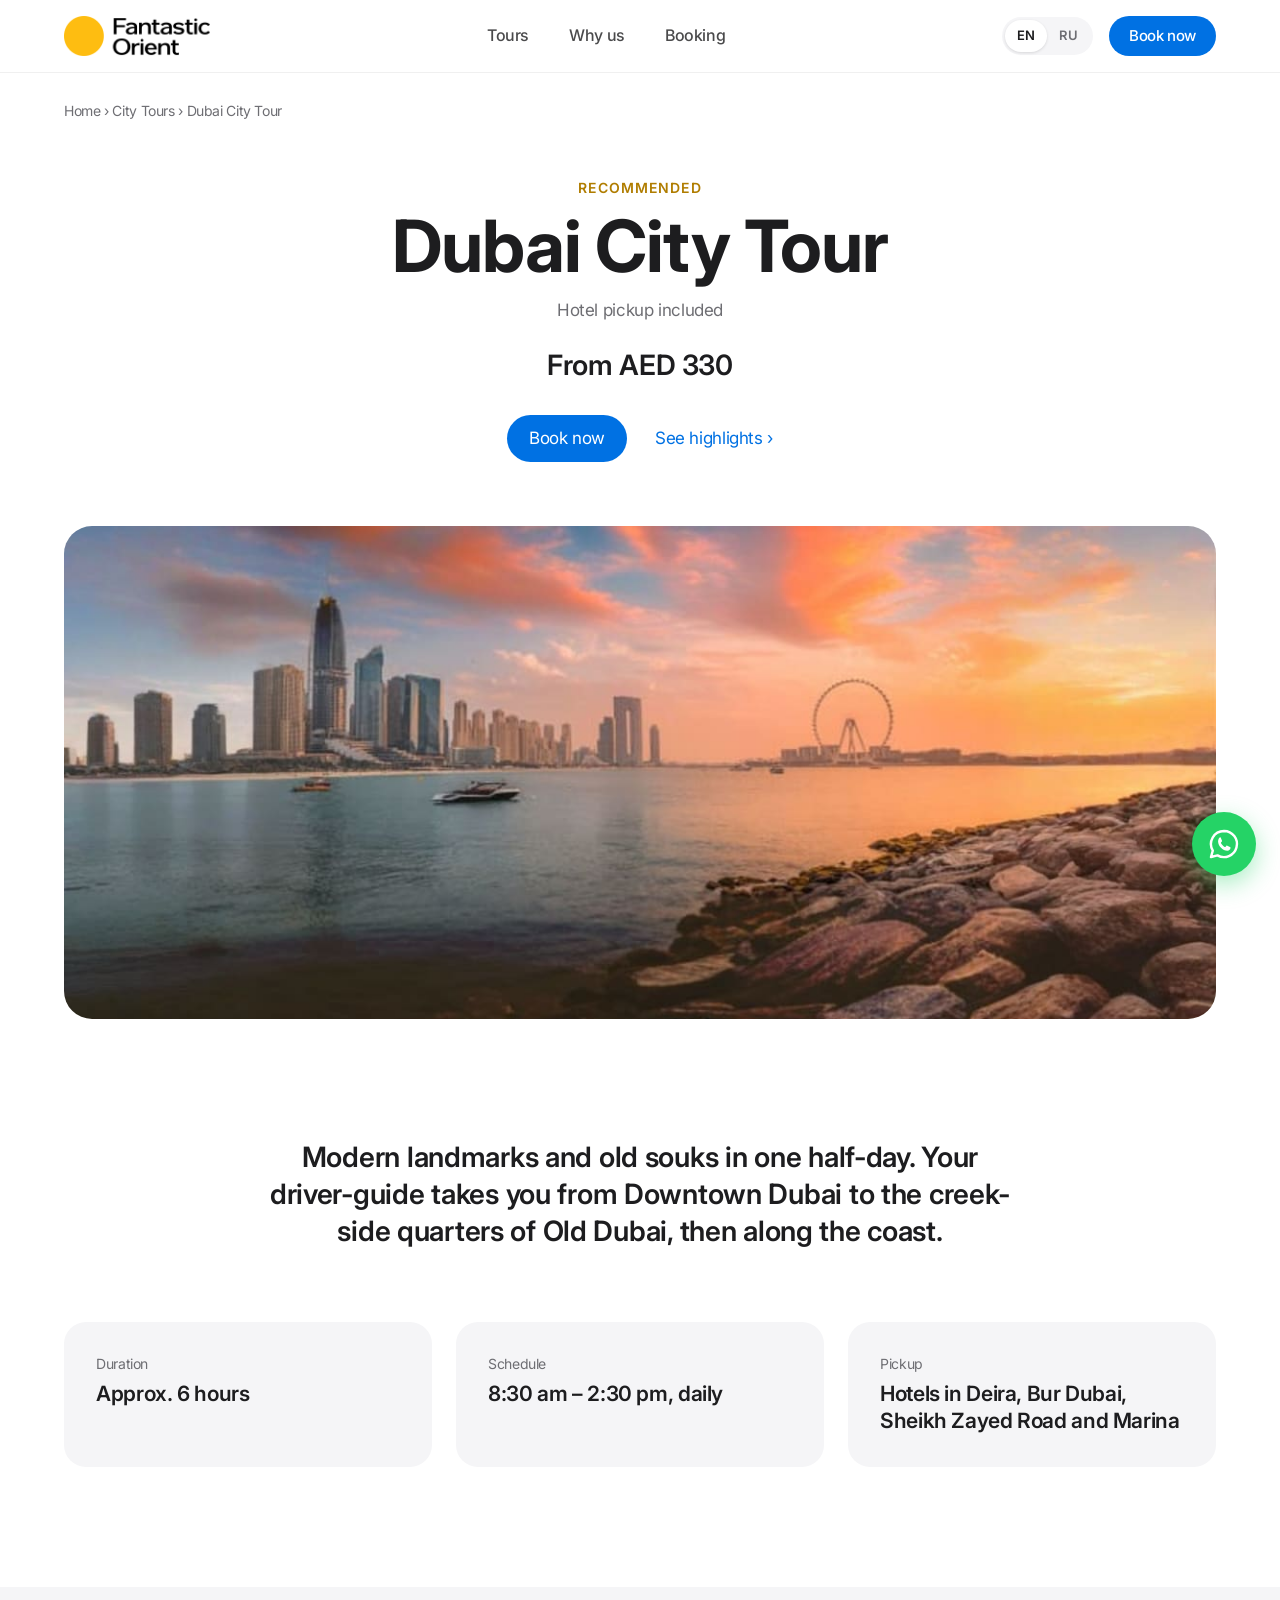
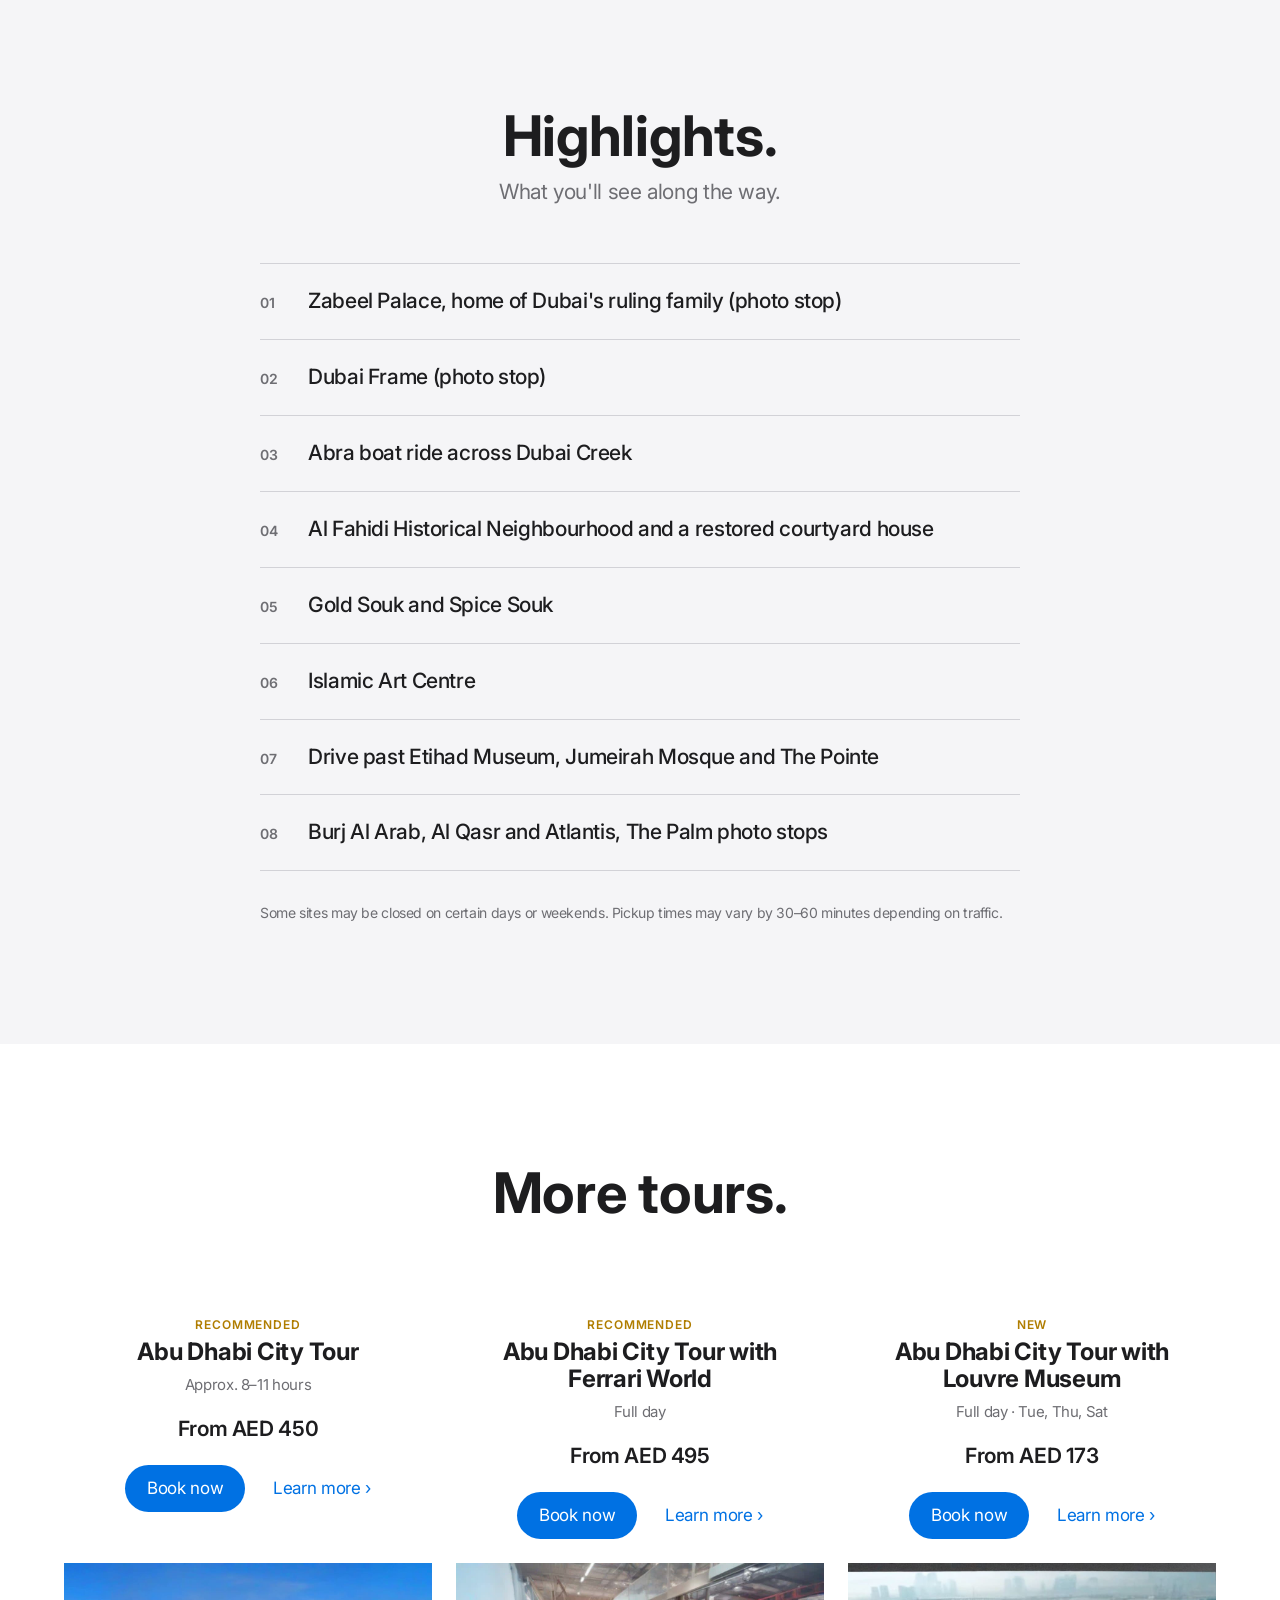
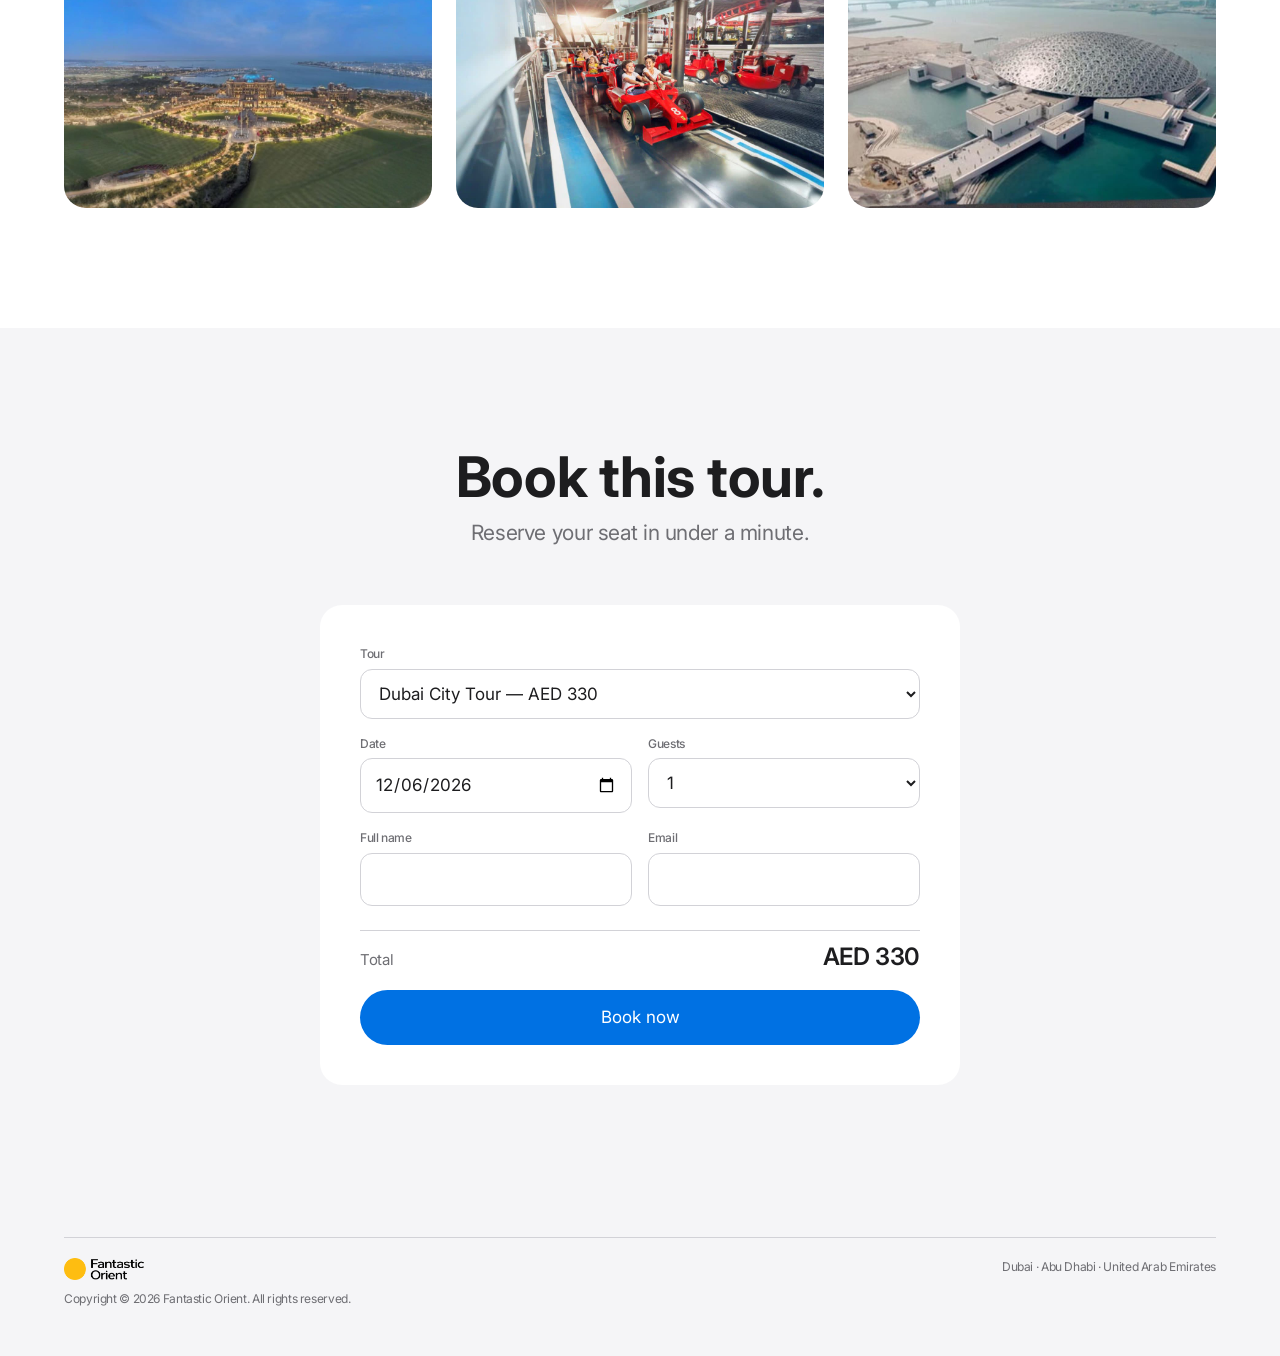
<file: tours/dubai-city-tour.html>
<!doctype html>
<html lang="en">
<head>
<meta charset="utf-8">
<meta name="viewport" content="width=device-width, initial-scale=1">
<title>Dubai City Tour — Fantastic Orient</title>
<meta name="description" content="Modern landmarks and old souks in one half-day.">
<link rel="alternate" hreflang="en" href="../tours/dubai-city-tour.html">
<link rel="alternate" hreflang="ru" href="../ru/tours/dubai-city-tour.html">
<link rel="icon" href="../assets/fo-logo.png">
<link rel="preconnect" href="https://fonts.googleapis.com">
<link rel="preconnect" href="https://fonts.gstatic.com" crossorigin>
<link href="https://fonts.googleapis.com/css2?family=Inter:wght@400;500;600;700&display=swap" rel="stylesheet">
<link rel="stylesheet" href="../styles.css?v=56be96a1">
</head>
<body data-root="../">

<nav class="nav">
  <div class="wrap">
    <a class="nav-logo" href="../index.html" aria-label="Fantastic Orient home"><img src="../assets/logo.png" alt="Fantastic Orient"></a>
    <ul class="nav-links">
      <li><a href="../index.html#tours">Tours</a></li>
      <li><a href="../index.html#why">Why us</a></li>
      <li><a href="#book">Booking</a></li>
    </ul>
    <div class="nav-right">
      <div class="lang" role="group" aria-label="Language"><a href="../tours/dubai-city-tour.html" hreflang="en" lang="en" class="on" aria-current="true">EN</a><a href="../ru/tours/dubai-city-tour.html" hreflang="ru" lang="ru">RU</a></div>
      <a class="nav-cta" href="#book">Book now</a>
    </div>
  </div>
</nav>

<div class="wrap crumbs"><a href="../index.html">Home</a> › <a href="../index.html#tours">City Tours</a> › Dubai City Tour</div>

<header class="tour-hero">
  <div class="wrap reveal">
    <div class="tag">Recommended</div>
    <h1>Dubai City Tour</h1>
    <div class="meta">Hotel pickup included</div>
    <div class="price">
      <span class="now">From AED 330</span>
    </div>
    <div class="btn-row">
      <a class="btn" href="#book">Book now</a>
      <a class="link-more" href="#highlights">See highlights</a>
    </div>
  </div>
  <div class="hero-media reveal">
    <img src="../assets/tours/dubai-city-tour.jpg" alt="Dubai skyline at sunset">
  </div>
</header>

<section>
  <div class="wrap">
    <p class="tour-overview reveal">Modern landmarks and old souks in one half-day. Your driver-guide takes you from Downtown Dubai to the creek-side quarters of Old Dubai, then along the coast.</p>
    <div class="facts">
      <div class="fact reveal"><span>Duration</span><b>Approx. 6 hours</b></div>
      <div class="fact reveal"><span>Schedule</span><b>8:30 am – 2:30 pm, daily</b></div>
      <div class="fact reveal"><span>Pickup</span><b>Hotels in Deira, Bur Dubai, Sheikh Zayed Road and Marina</b></div>
    </div>
  </div>
</section>

<section class="tours" id="highlights">
  <div class="wrap">
    <div class="section-head reveal">
      <h2>Highlights.</h2>
      <p>What you'll see along the way.</p>
    </div>
    <ul class="highlights reveal">
      <li>Zabeel Palace, home of Dubai&#x27;s ruling family (photo stop)</li>
      <li>Dubai Frame (photo stop)</li>
      <li>Abra boat ride across Dubai Creek</li>
      <li>Al Fahidi Historical Neighbourhood and a restored courtyard house</li>
      <li>Gold Souk and Spice Souk</li>
      <li>Islamic Art Centre</li>
      <li>Drive past Etihad Museum, Jumeirah Mosque and The Pointe</li>
      <li>Burj Al Arab, Al Qasr and Atlantis, The Palm photo stops</li>
    </ul>
    <p class="notes reveal">Some sites may be closed on certain days or weekends. Pickup times may vary by 30–60 minutes depending on traffic.</p>
  </div>
</section>

<section class="more-tours">
  <div class="section-head wrap reveal">
    <h2>More tours.</h2>
  </div>
  <div class="grid grid-3" data-cards data-exclude="dubai"></div>
</section>

<section class="book" id="book">
  <div class="wrap">
    <div class="section-head reveal">
      <h2>Book this tour.</h2>
      <p>Reserve your seat in under a minute.</p>
    </div>
    <form class="form reveal" id="form" data-tour="dubai" novalidate>
      <div class="field full">
        <label for="tour">Tour</label>
        <select id="tour" name="tour" required></select>
      </div>
      <div class="field">
        <label for="date">Date</label>
        <input id="date" name="date" type="date" required>
      </div>
      <div class="field">
        <label for="guests">Guests</label>
        <select id="guests" name="guests"></select>
      </div>
      <div class="field">
        <label for="name">Full name</label>
        <input id="name" name="name" type="text" autocomplete="name" required>
      </div>
      <div class="field">
        <label for="email">Email</label>
        <input id="email" name="email" type="email" autocomplete="email" required>
      </div>
      <div class="total"><span>Total</span><b id="total"></b></div>
      <button class="btn" type="submit">Book now</button>
      <div class="success" role="status">
        <h3>You're booked.</h3>
        <p id="success-msg">We'll email your confirmation shortly.</p>
      </div>
    </form>
  </div>
</section>

<footer>
  <div class="wrap">
    <div>
      <img src="../assets/logo.png" alt="Fantastic Orient">
      <div>Copyright © 2026 Fantastic Orient. All rights reserved.</div>
    </div>
    <div>Dubai · Abu Dhabi · United Arab Emirates</div>
  </div>
</footer>

<script src="../tours.js?v=4f015302"></script>
</body>
</html>
</file>
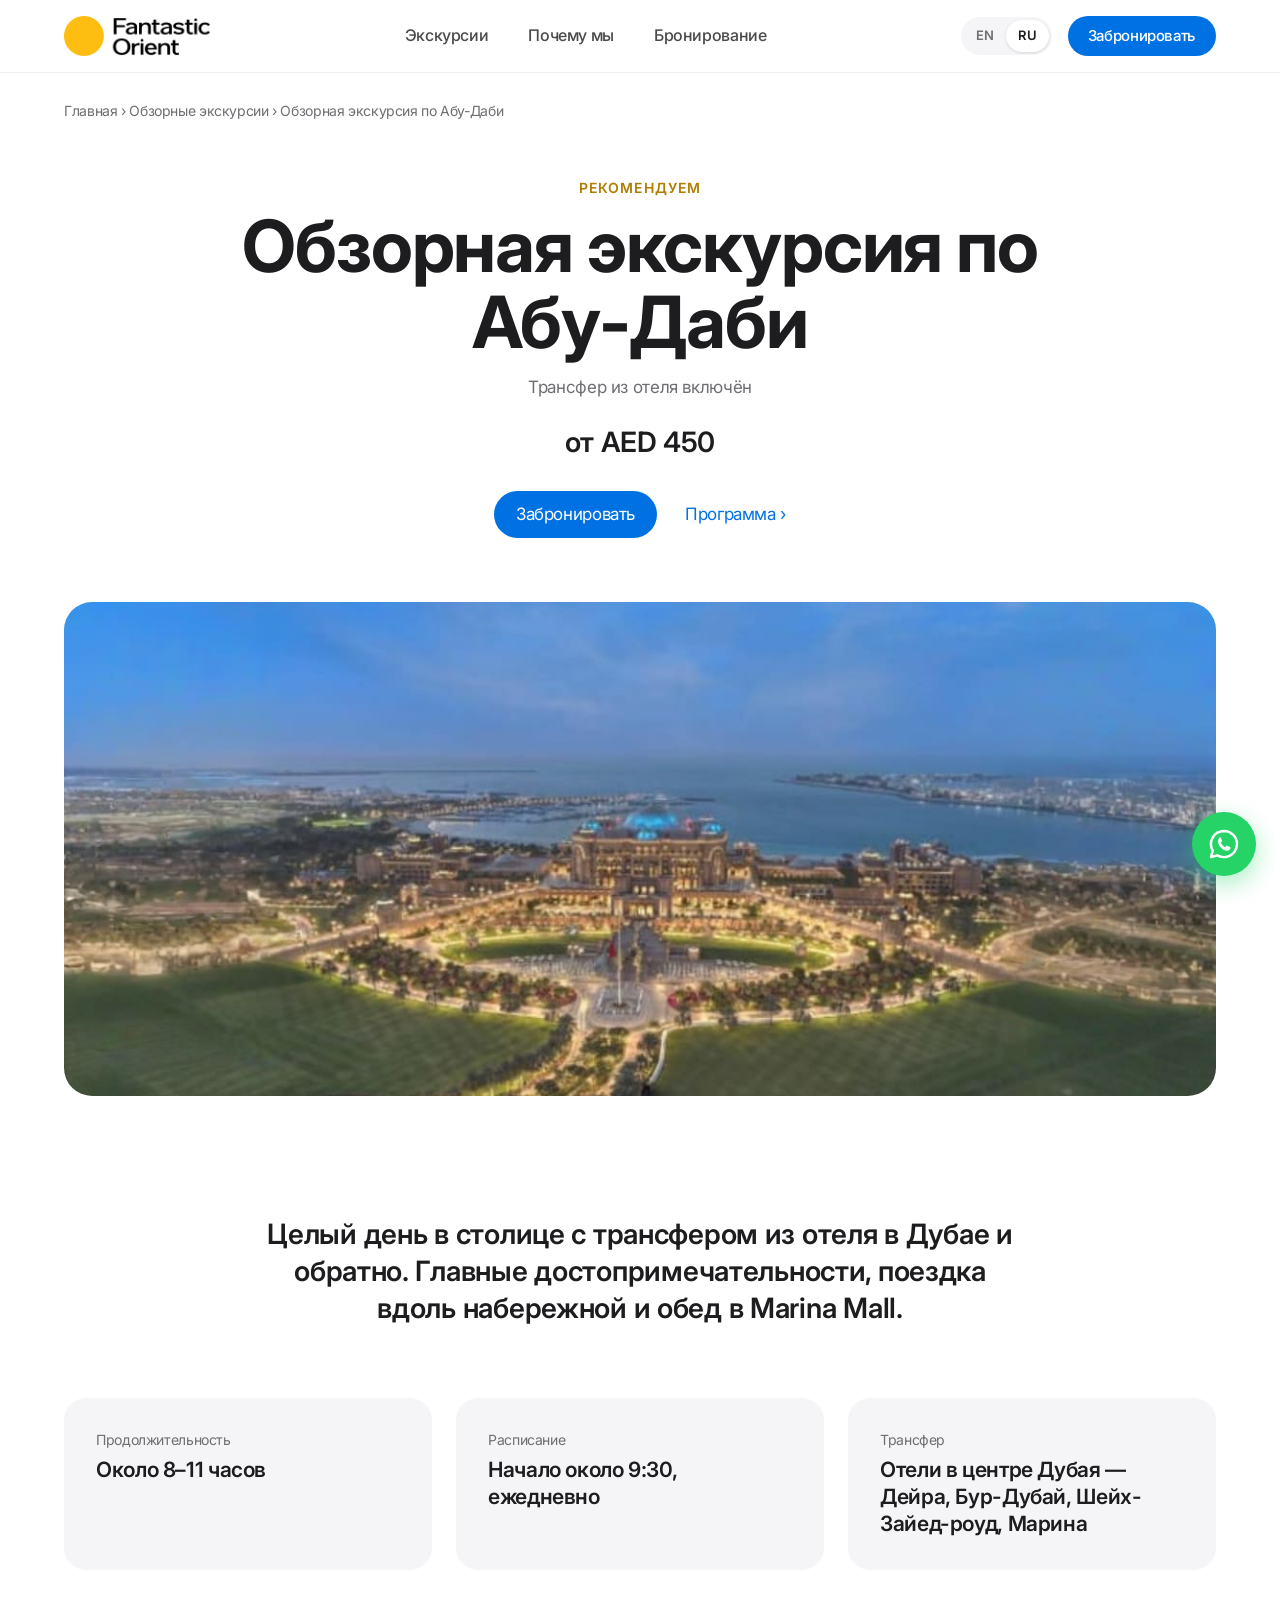
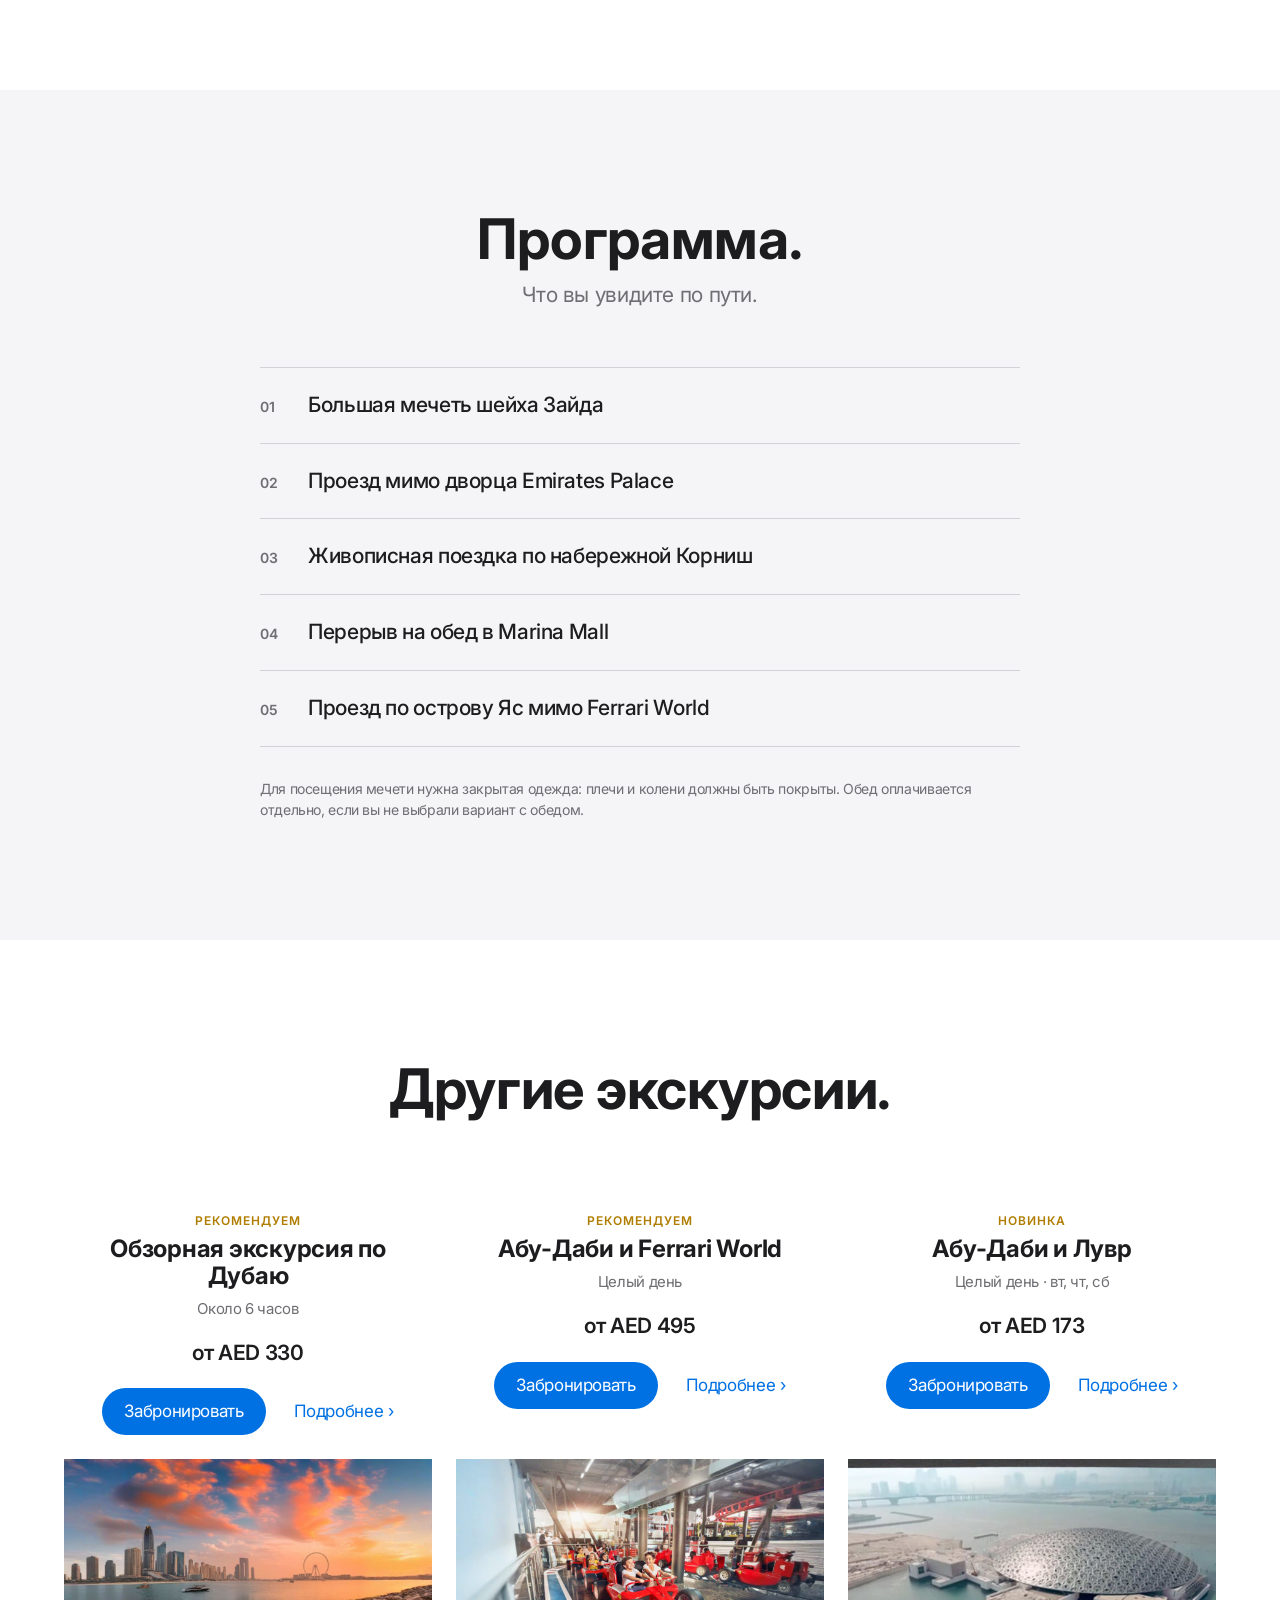
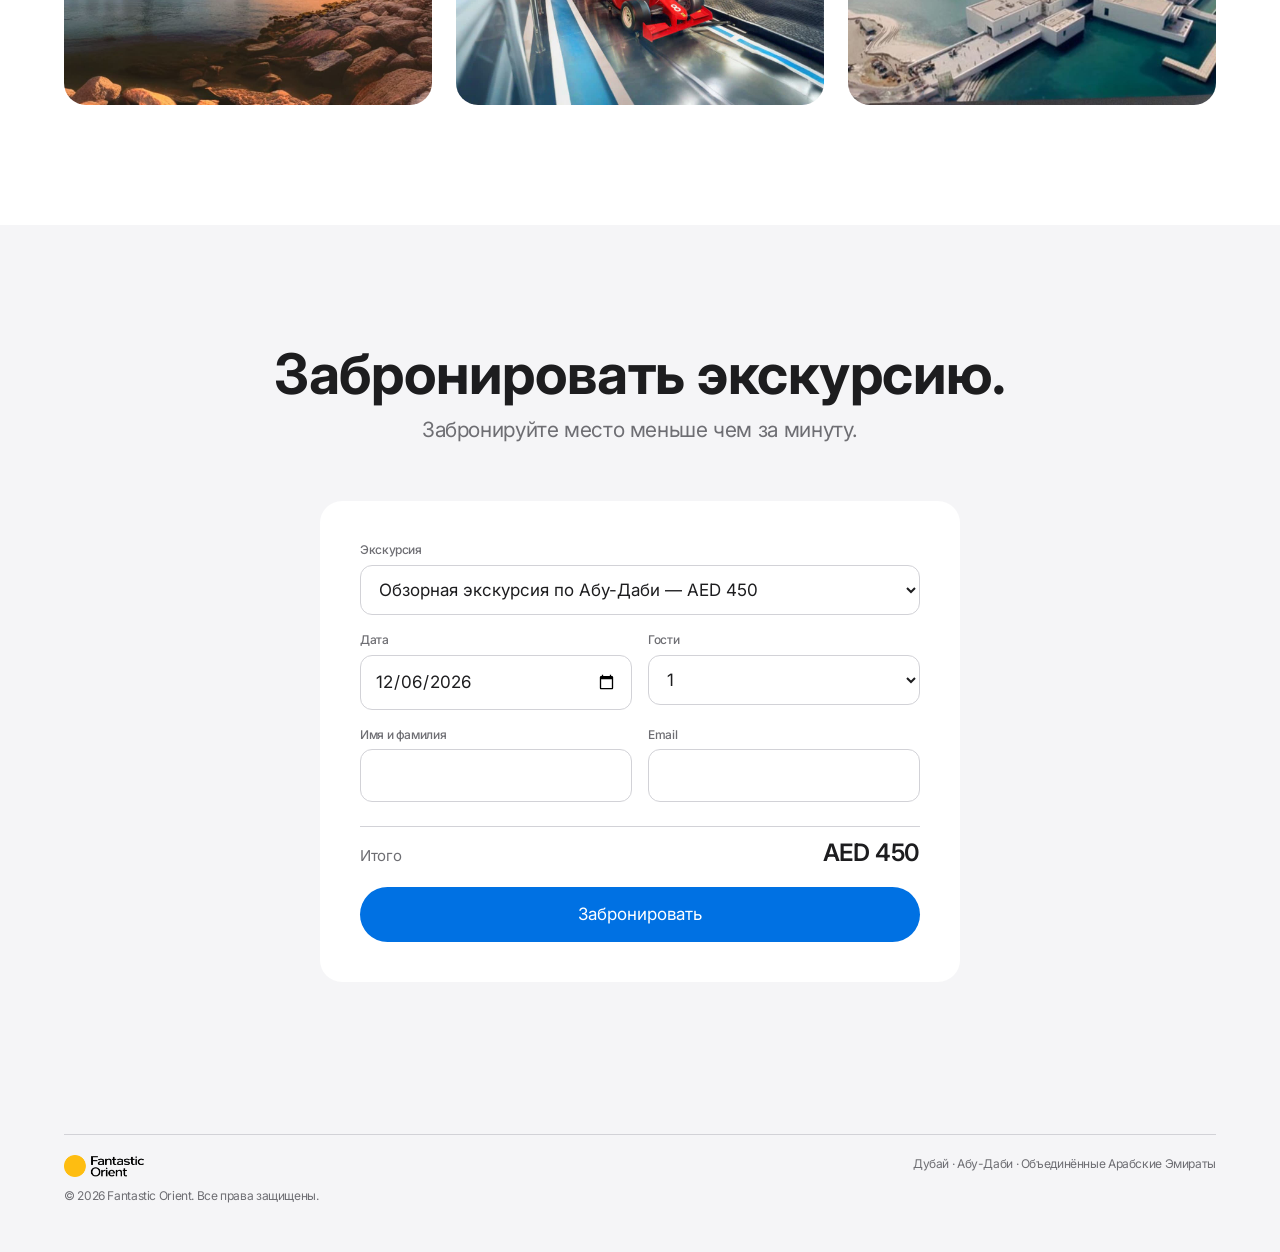
<file: ru/tours/abu-dhabi-city-tour.html>
<!doctype html>
<html lang="ru">
<head>
<meta charset="utf-8">
<meta name="viewport" content="width=device-width, initial-scale=1">
<title>Обзорная экскурсия по Абу-Даби — Fantastic Orient</title>
<meta name="description" content="Целый день в столице ОАЭ с трансфером из Дубая и обратно.">
<link rel="alternate" hreflang="en" href="../../tours/abu-dhabi-city-tour.html">
<link rel="alternate" hreflang="ru" href="../../ru/tours/abu-dhabi-city-tour.html">
<link rel="icon" href="../../assets/fo-logo.png">
<link rel="preconnect" href="https://fonts.googleapis.com">
<link rel="preconnect" href="https://fonts.gstatic.com" crossorigin>
<link href="https://fonts.googleapis.com/css2?family=Inter:wght@400;500;600;700&display=swap" rel="stylesheet">
<link rel="stylesheet" href="../../styles.css?v=56be96a1">
</head>
<body data-root="../../">

<nav class="nav">
  <div class="wrap">
    <a class="nav-logo" href="../../ru/index.html" aria-label="Fantastic Orient — на главную"><img src="../../assets/logo.png" alt="Fantastic Orient"></a>
    <ul class="nav-links">
      <li><a href="../../ru/index.html#tours">Экскурсии</a></li>
      <li><a href="../../ru/index.html#why">Почему мы</a></li>
      <li><a href="#book">Бронирование</a></li>
    </ul>
    <div class="nav-right">
      <div class="lang" role="group" aria-label="Язык"><a href="../../tours/abu-dhabi-city-tour.html" hreflang="en" lang="en">EN</a><a href="../../ru/tours/abu-dhabi-city-tour.html" hreflang="ru" lang="ru" class="on" aria-current="true">RU</a></div>
      <a class="nav-cta" href="#book">Забронировать</a>
    </div>
  </div>
</nav>

<div class="wrap crumbs"><a href="../../ru/index.html">Главная</a> › <a href="../../ru/index.html#tours">Обзорные экскурсии</a> › Обзорная экскурсия по Абу-Даби</div>

<header class="tour-hero">
  <div class="wrap reveal">
    <div class="tag">Рекомендуем</div>
    <h1>Обзорная экскурсия по Абу-Даби</h1>
    <div class="meta">Трансфер из отеля включён</div>
    <div class="price">
      <span class="now">от AED 450</span>
    </div>
    <div class="btn-row">
      <a class="btn" href="#book">Забронировать</a>
      <a class="link-more" href="#highlights">Программа</a>
    </div>
  </div>
  <div class="hero-media reveal">
    <img src="../../assets/tours/abu-dhabi-city-tour.jpg" alt="Вечерний Абу-Даби с высоты">
  </div>
</header>

<section>
  <div class="wrap">
    <p class="tour-overview reveal">Целый день в столице с трансфером из отеля в Дубае и обратно. Главные достопримечательности, поездка вдоль набережной и обед в Marina Mall.</p>
    <div class="facts">
      <div class="fact reveal"><span>Продолжительность</span><b>Около 8–11 часов</b></div>
      <div class="fact reveal"><span>Расписание</span><b>Начало около 9:30, ежедневно</b></div>
      <div class="fact reveal"><span>Трансфер</span><b>Отели в центре Дубая — Дейра, Бур-Дубай, Шейх-Зайед-роуд, Марина</b></div>
    </div>
  </div>
</section>

<section class="tours" id="highlights">
  <div class="wrap">
    <div class="section-head reveal">
      <h2>Программа.</h2>
      <p>Что вы увидите по пути.</p>
    </div>
    <ul class="highlights reveal">
      <li>Большая мечеть шейха Зайда</li>
      <li>Проезд мимо дворца Emirates Palace</li>
      <li>Живописная поездка по набережной Корниш</li>
      <li>Перерыв на обед в Marina Mall</li>
      <li>Проезд по острову Яс мимо Ferrari World</li>
    </ul>
    <p class="notes reveal">Для посещения мечети нужна закрытая одежда: плечи и колени должны быть покрыты. Обед оплачивается отдельно, если вы не выбрали вариант с обедом.</p>
  </div>
</section>

<section class="more-tours">
  <div class="section-head wrap reveal">
    <h2>Другие экскурсии.</h2>
  </div>
  <div class="grid grid-3" data-cards data-exclude="abudhabi"></div>
</section>

<section class="book" id="book">
  <div class="wrap">
    <div class="section-head reveal">
      <h2>Забронировать экскурсию.</h2>
      <p>Забронируйте место меньше чем за минуту.</p>
    </div>
    <form class="form reveal" id="form" data-tour="abudhabi" novalidate>
      <div class="field full">
        <label for="tour">Экскурсия</label>
        <select id="tour" name="tour" required></select>
      </div>
      <div class="field">
        <label for="date">Дата</label>
        <input id="date" name="date" type="date" required>
      </div>
      <div class="field">
        <label for="guests">Гости</label>
        <select id="guests" name="guests"></select>
      </div>
      <div class="field">
        <label for="name">Имя и фамилия</label>
        <input id="name" name="name" type="text" autocomplete="name" required>
      </div>
      <div class="field">
        <label for="email">Email</label>
        <input id="email" name="email" type="email" autocomplete="email" required>
      </div>
      <div class="total"><span>Итого</span><b id="total"></b></div>
      <button class="btn" type="submit">Забронировать</button>
      <div class="success" role="status">
        <h3>Бронирование принято.</h3>
        <p id="success-msg">Скоро мы пришлём подтверждение на вашу почту.</p>
      </div>
    </form>
  </div>
</section>

<footer>
  <div class="wrap">
    <div>
      <img src="../../assets/logo.png" alt="Fantastic Orient">
      <div>© 2026 Fantastic Orient. Все права защищены.</div>
    </div>
    <div>Дубай · Абу-Даби · Объединённые Арабские Эмираты</div>
  </div>
</footer>

<script src="../../tours.js?v=4f015302"></script>
</body>
</html>
</file>
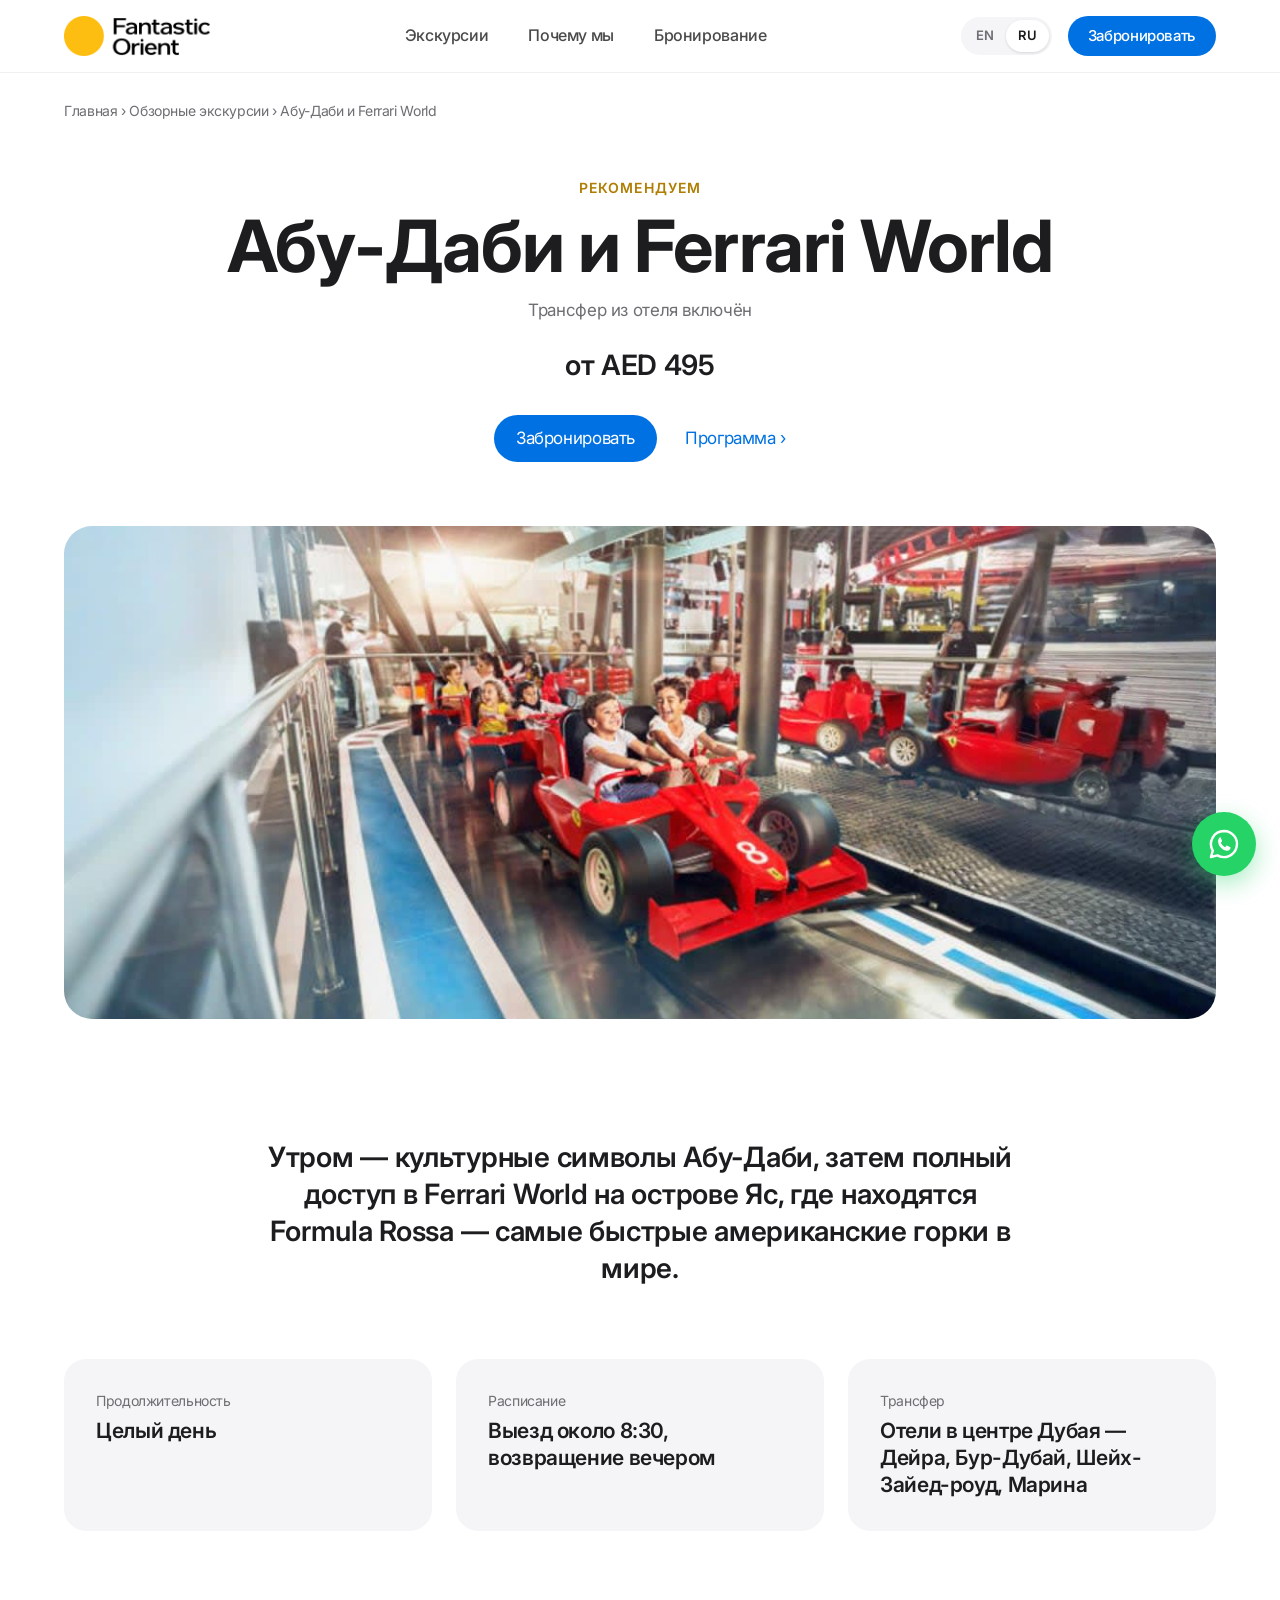
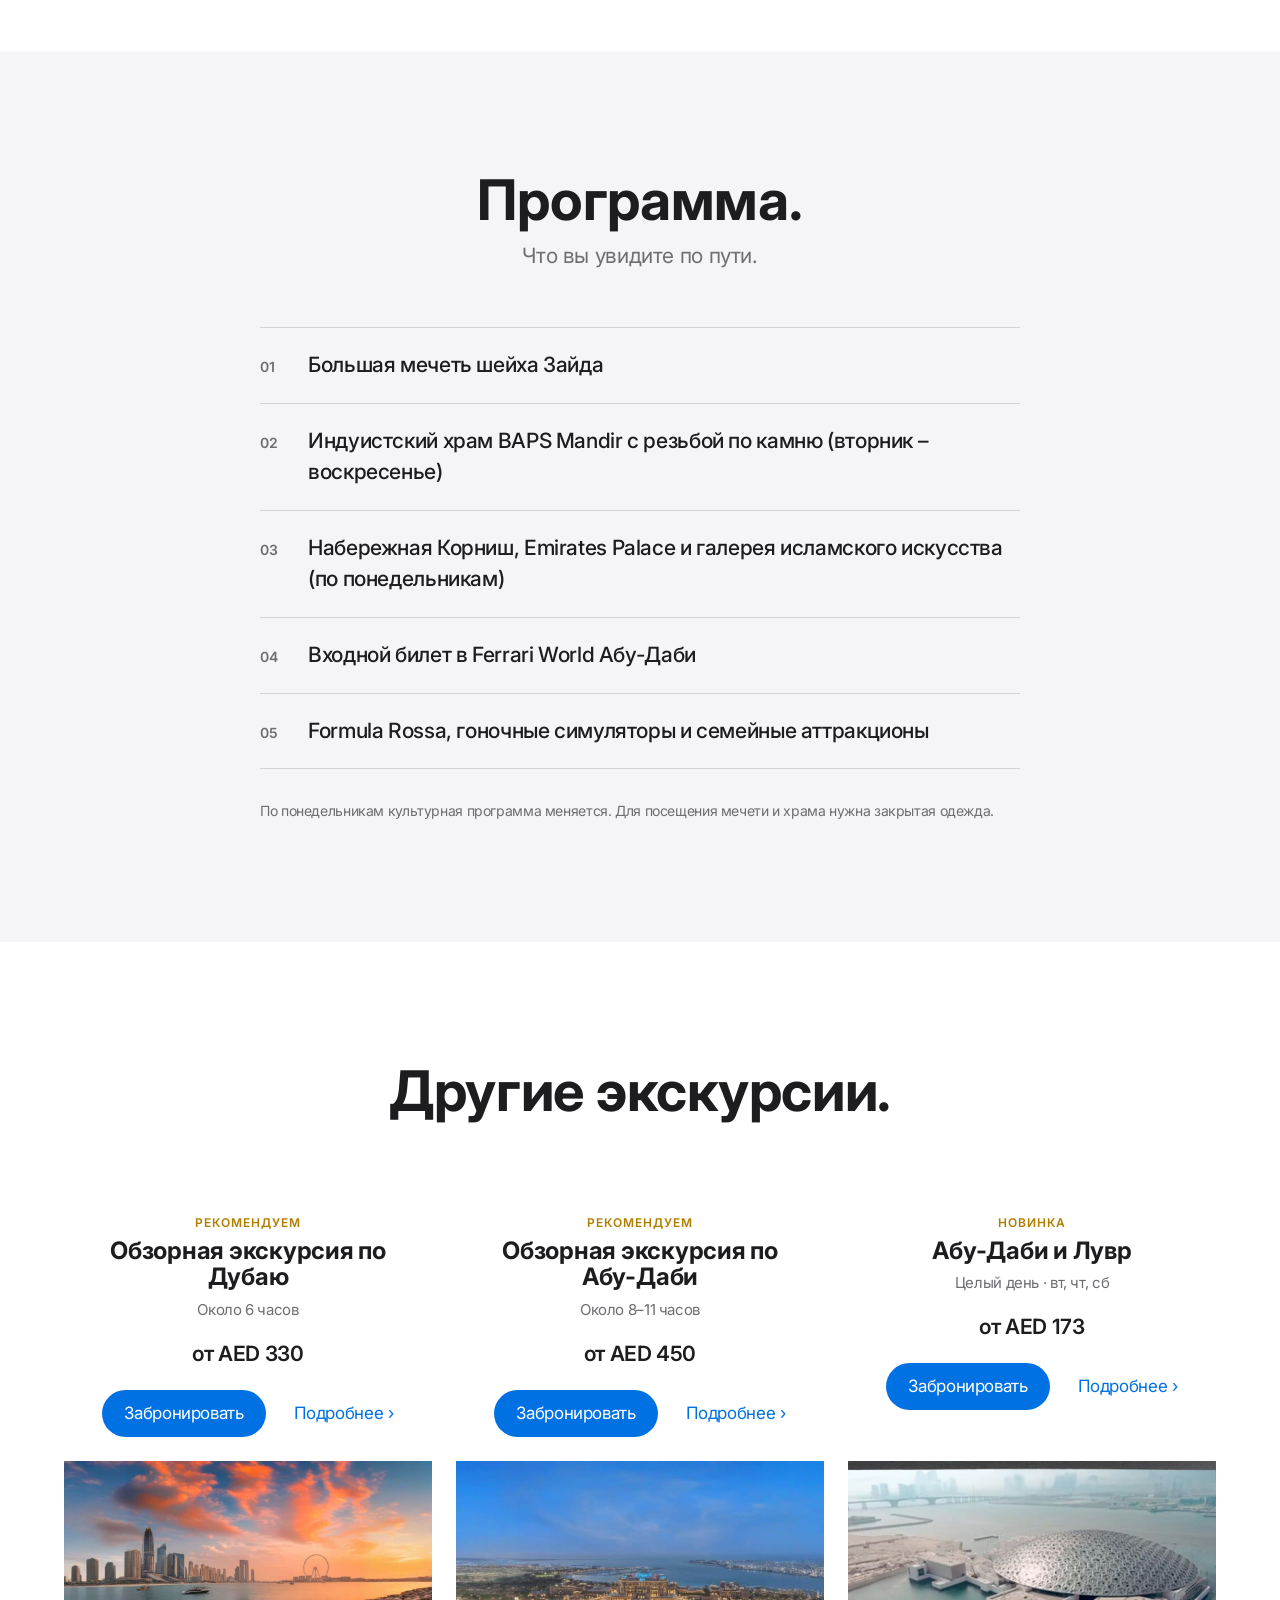
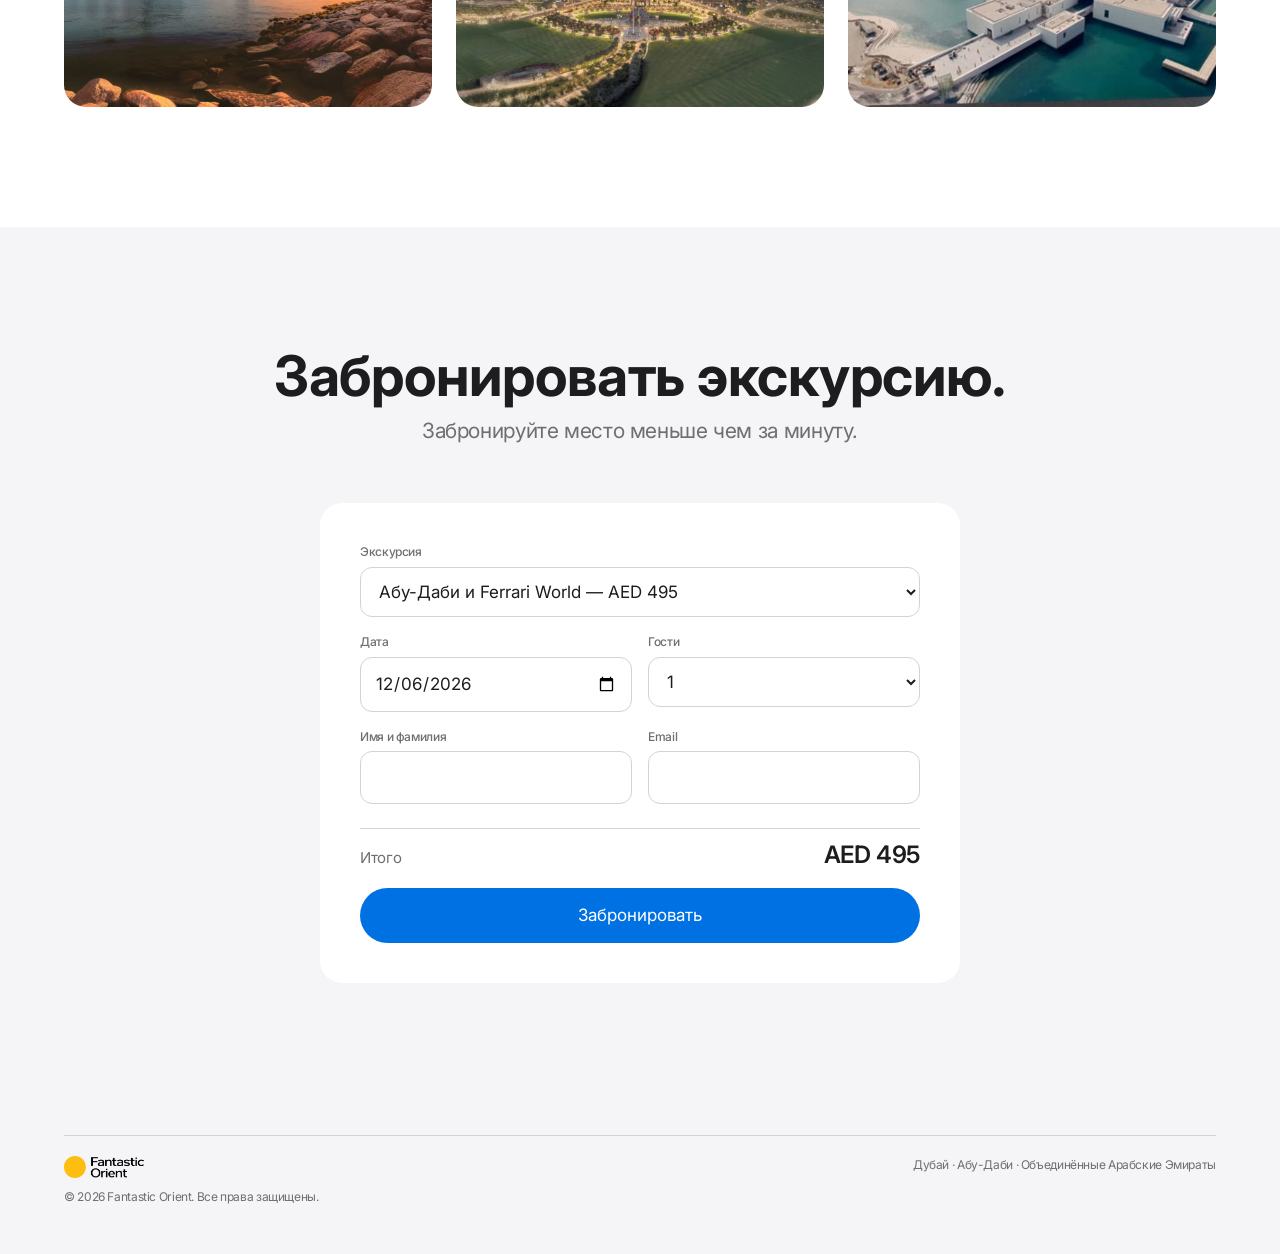
<file: ru/tours/abu-dhabi-ferrari-world.html>
<!doctype html>
<html lang="ru">
<head>
<meta charset="utf-8">
<meta name="viewport" content="width=device-width, initial-scale=1">
<title>Абу-Даби и Ferrari World — Fantastic Orient</title>
<meta name="description" content="Символы Абу-Даби и полный доступ в Ferrari World.">
<link rel="alternate" hreflang="en" href="../../tours/abu-dhabi-ferrari-world.html">
<link rel="alternate" hreflang="ru" href="../../ru/tours/abu-dhabi-ferrari-world.html">
<link rel="icon" href="../../assets/fo-logo.png">
<link rel="preconnect" href="https://fonts.googleapis.com">
<link rel="preconnect" href="https://fonts.gstatic.com" crossorigin>
<link href="https://fonts.googleapis.com/css2?family=Inter:wght@400;500;600;700&display=swap" rel="stylesheet">
<link rel="stylesheet" href="../../styles.css?v=56be96a1">
</head>
<body data-root="../../">

<nav class="nav">
  <div class="wrap">
    <a class="nav-logo" href="../../ru/index.html" aria-label="Fantastic Orient — на главную"><img src="../../assets/logo.png" alt="Fantastic Orient"></a>
    <ul class="nav-links">
      <li><a href="../../ru/index.html#tours">Экскурсии</a></li>
      <li><a href="../../ru/index.html#why">Почему мы</a></li>
      <li><a href="#book">Бронирование</a></li>
    </ul>
    <div class="nav-right">
      <div class="lang" role="group" aria-label="Язык"><a href="../../tours/abu-dhabi-ferrari-world.html" hreflang="en" lang="en">EN</a><a href="../../ru/tours/abu-dhabi-ferrari-world.html" hreflang="ru" lang="ru" class="on" aria-current="true">RU</a></div>
      <a class="nav-cta" href="#book">Забронировать</a>
    </div>
  </div>
</nav>

<div class="wrap crumbs"><a href="../../ru/index.html">Главная</a> › <a href="../../ru/index.html#tours">Обзорные экскурсии</a> › Абу-Даби и Ferrari World</div>

<header class="tour-hero">
  <div class="wrap reveal">
    <div class="tag">Рекомендуем</div>
    <h1>Абу-Даби и Ferrari World</h1>
    <div class="meta">Трансфер из отеля включён</div>
    <div class="price">
      <span class="now">от AED 495</span>
    </div>
    <div class="btn-row">
      <a class="btn" href="#book">Забронировать</a>
      <a class="link-more" href="#highlights">Программа</a>
    </div>
  </div>
  <div class="hero-media reveal">
    <img src="../../assets/tours/abu-dhabi-ferrari-world.jpg" alt="Гости на аттракционе в Ferrari World">
  </div>
</header>

<section>
  <div class="wrap">
    <p class="tour-overview reveal">Утром — культурные символы Абу-Даби, затем полный доступ в Ferrari World на острове Яс, где находятся Formula Rossa — самые быстрые американские горки в мире.</p>
    <div class="facts">
      <div class="fact reveal"><span>Продолжительность</span><b>Целый день</b></div>
      <div class="fact reveal"><span>Расписание</span><b>Выезд около 8:30, возвращение вечером</b></div>
      <div class="fact reveal"><span>Трансфер</span><b>Отели в центре Дубая — Дейра, Бур-Дубай, Шейх-Зайед-роуд, Марина</b></div>
    </div>
  </div>
</section>

<section class="tours" id="highlights">
  <div class="wrap">
    <div class="section-head reveal">
      <h2>Программа.</h2>
      <p>Что вы увидите по пути.</p>
    </div>
    <ul class="highlights reveal">
      <li>Большая мечеть шейха Зайда</li>
      <li>Индуистский храм BAPS Mandir с резьбой по камню (вторник – воскресенье)</li>
      <li>Набережная Корниш, Emirates Palace и галерея исламского искусства (по понедельникам)</li>
      <li>Входной билет в Ferrari World Абу-Даби</li>
      <li>Formula Rossa, гоночные симуляторы и семейные аттракционы</li>
    </ul>
    <p class="notes reveal">По понедельникам культурная программа меняется. Для посещения мечети и храма нужна закрытая одежда.</p>
  </div>
</section>

<section class="more-tours">
  <div class="section-head wrap reveal">
    <h2>Другие экскурсии.</h2>
  </div>
  <div class="grid grid-3" data-cards data-exclude="ferrari"></div>
</section>

<section class="book" id="book">
  <div class="wrap">
    <div class="section-head reveal">
      <h2>Забронировать экскурсию.</h2>
      <p>Забронируйте место меньше чем за минуту.</p>
    </div>
    <form class="form reveal" id="form" data-tour="ferrari" novalidate>
      <div class="field full">
        <label for="tour">Экскурсия</label>
        <select id="tour" name="tour" required></select>
      </div>
      <div class="field">
        <label for="date">Дата</label>
        <input id="date" name="date" type="date" required>
      </div>
      <div class="field">
        <label for="guests">Гости</label>
        <select id="guests" name="guests"></select>
      </div>
      <div class="field">
        <label for="name">Имя и фамилия</label>
        <input id="name" name="name" type="text" autocomplete="name" required>
      </div>
      <div class="field">
        <label for="email">Email</label>
        <input id="email" name="email" type="email" autocomplete="email" required>
      </div>
      <div class="total"><span>Итого</span><b id="total"></b></div>
      <button class="btn" type="submit">Забронировать</button>
      <div class="success" role="status">
        <h3>Бронирование принято.</h3>
        <p id="success-msg">Скоро мы пришлём подтверждение на вашу почту.</p>
      </div>
    </form>
  </div>
</section>

<footer>
  <div class="wrap">
    <div>
      <img src="../../assets/logo.png" alt="Fantastic Orient">
      <div>© 2026 Fantastic Orient. Все права защищены.</div>
    </div>
    <div>Дубай · Абу-Даби · Объединённые Арабские Эмираты</div>
  </div>
</footer>

<script src="../../tours.js?v=4f015302"></script>
</body>
</html>
</file>
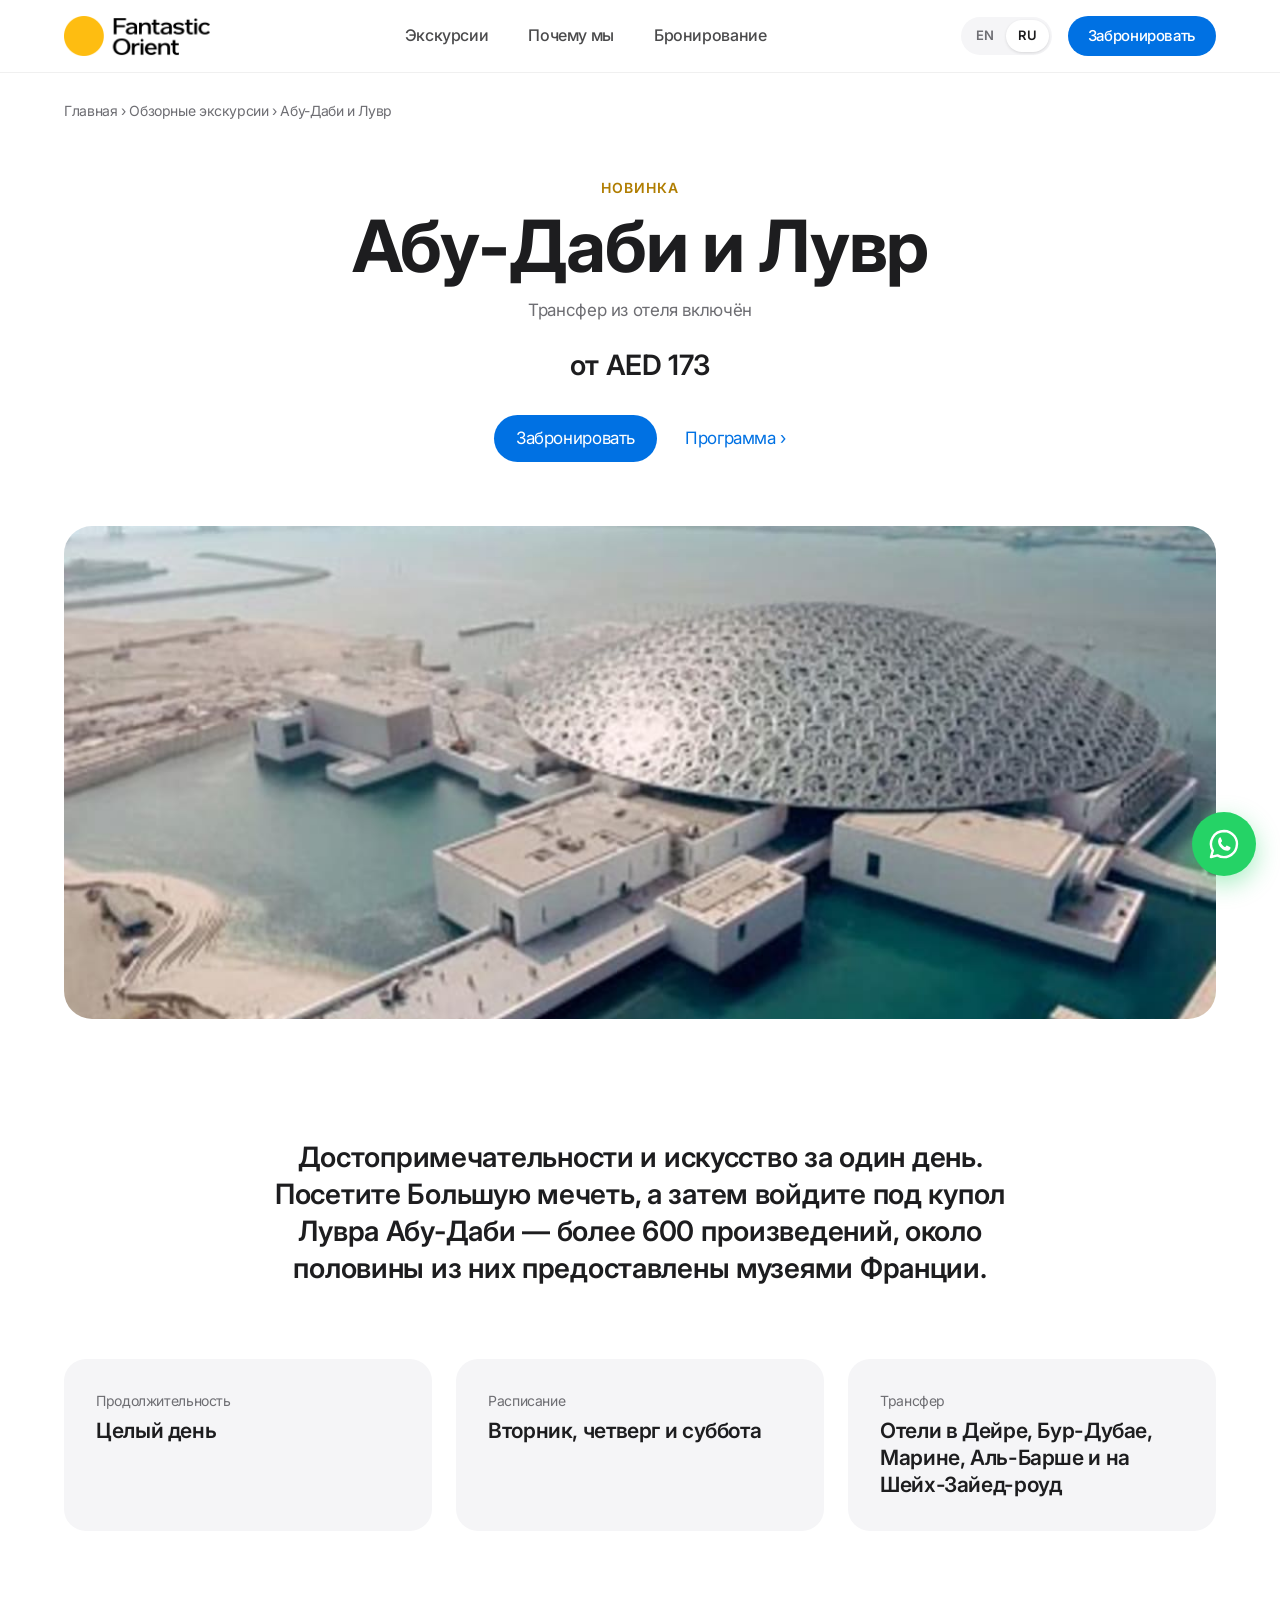
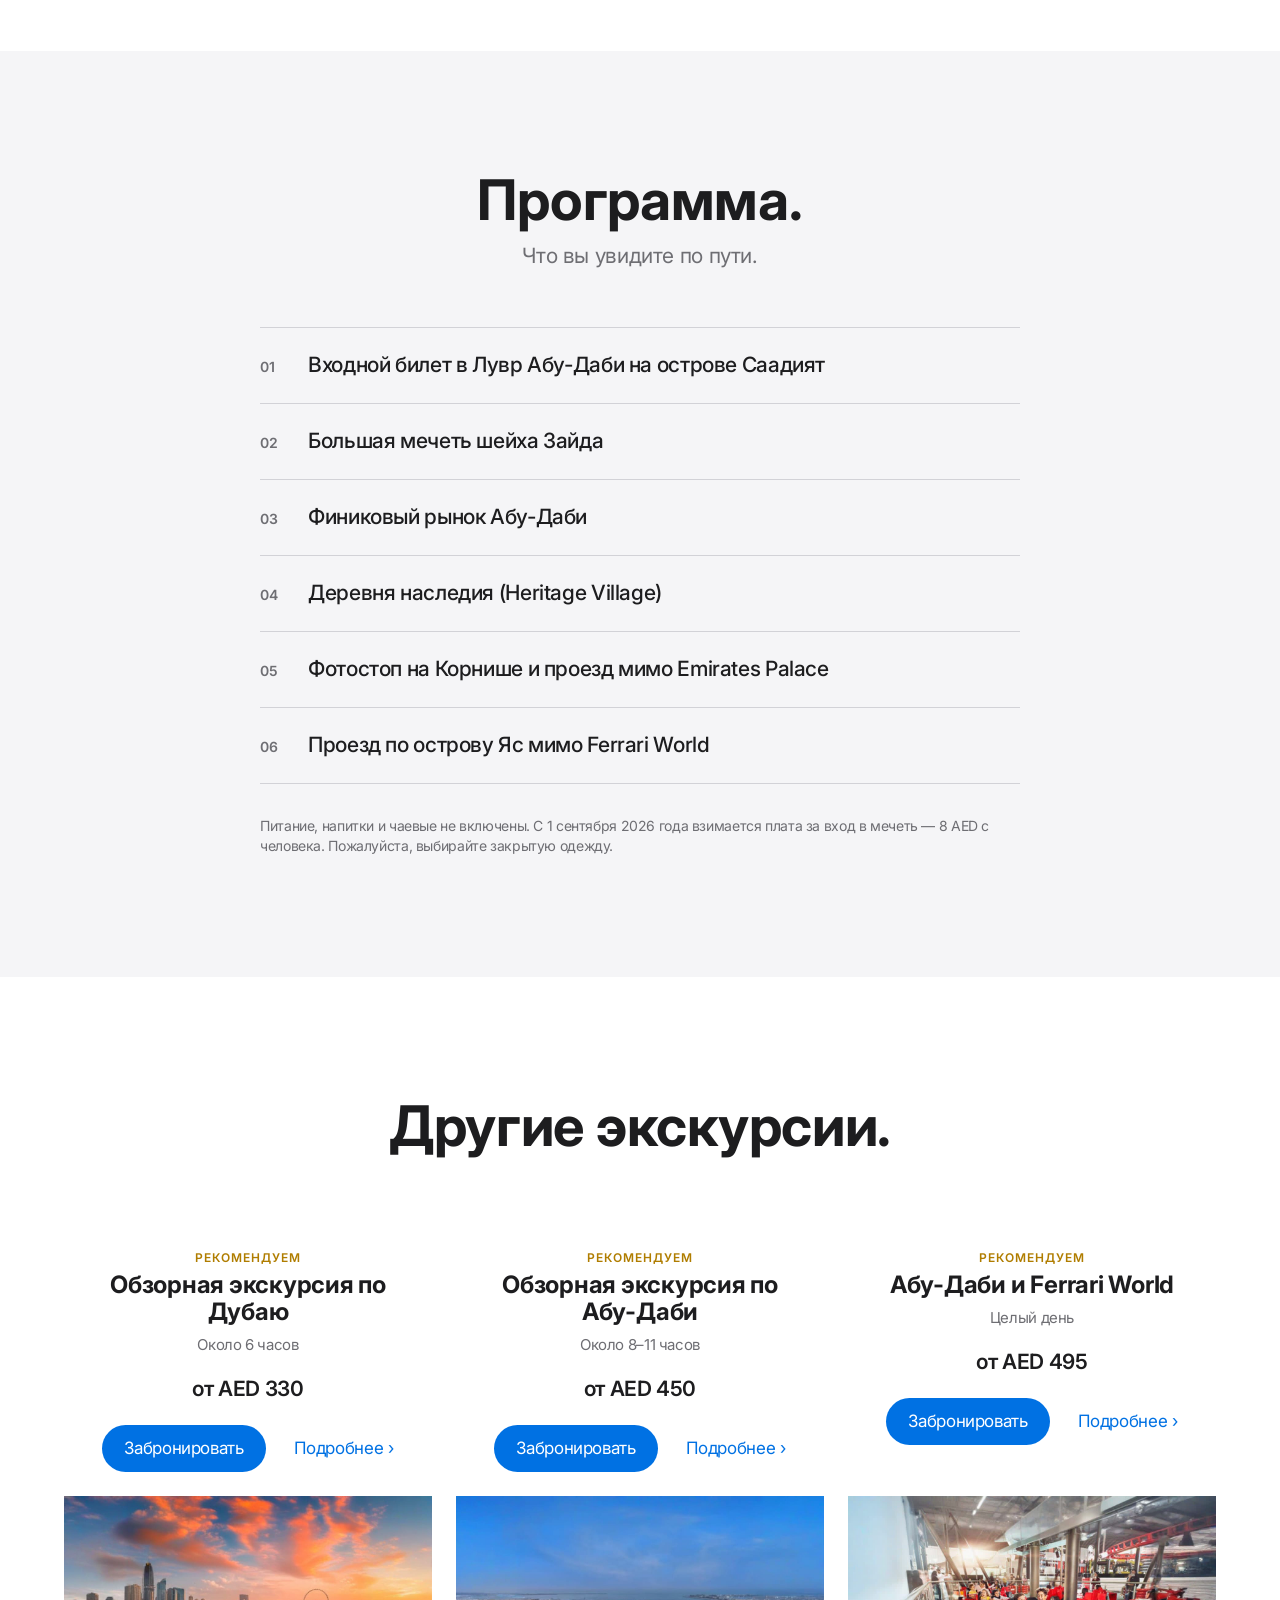
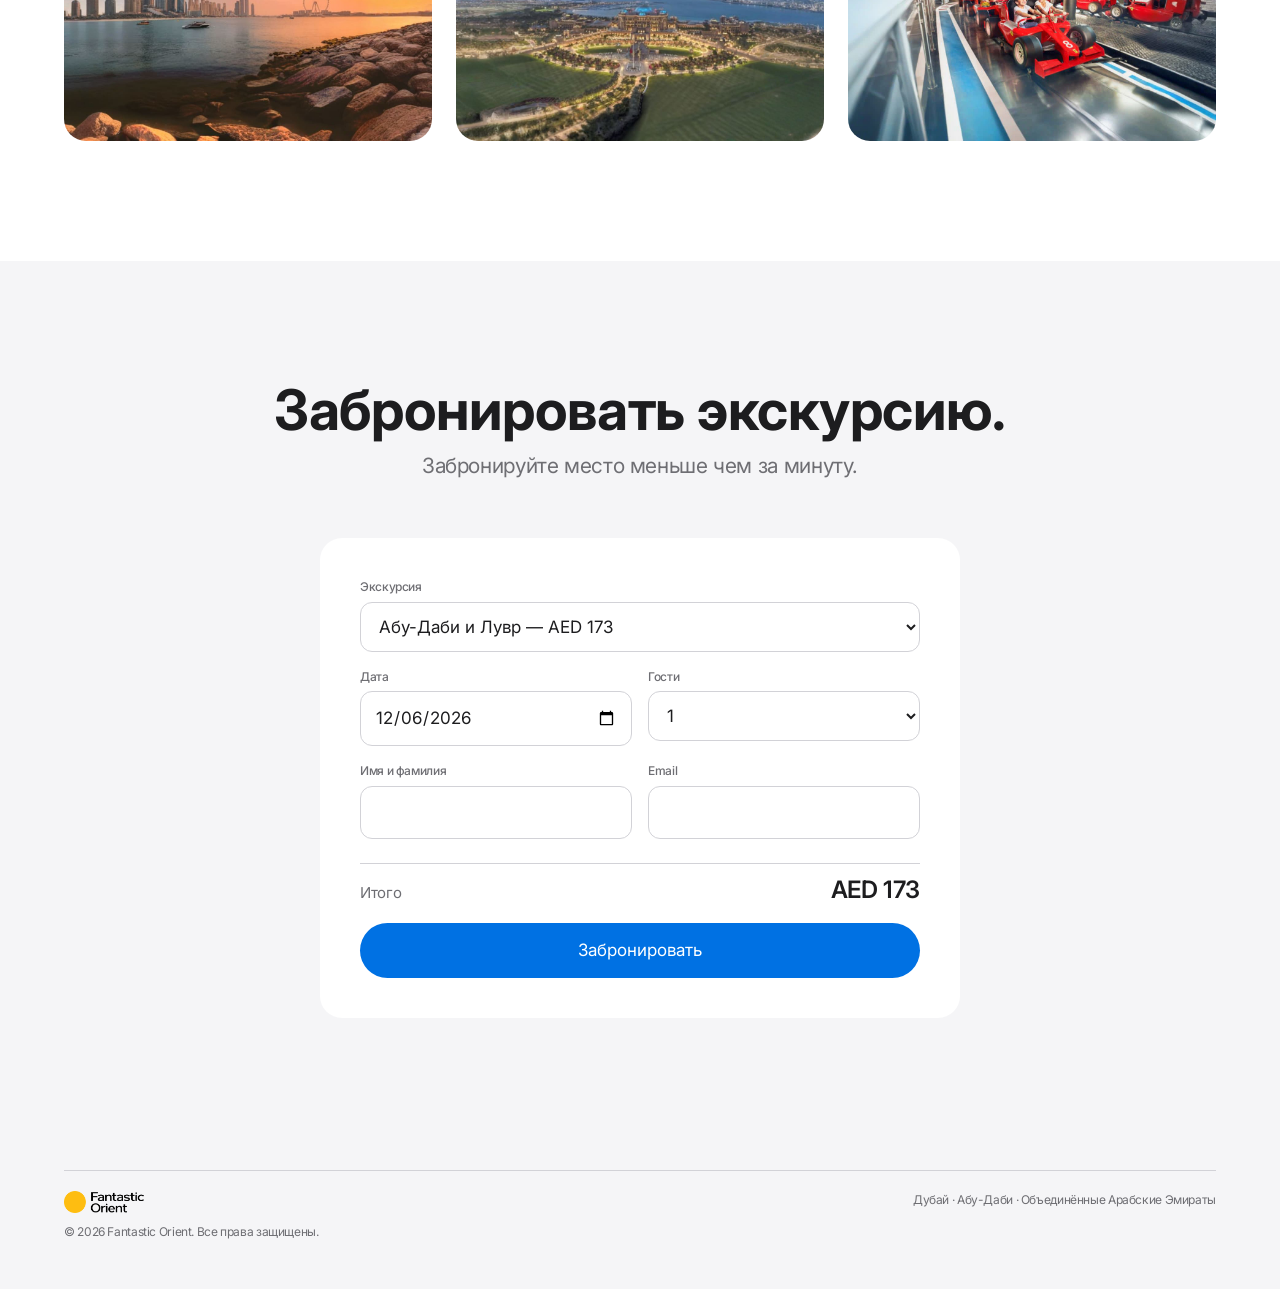
<file: ru/tours/abu-dhabi-louvre-museum.html>
<!doctype html>
<html lang="ru">
<head>
<meta charset="utf-8">
<meta name="viewport" content="width=device-width, initial-scale=1">
<title>Абу-Даби и Лувр — Fantastic Orient</title>
<meta name="description" content="Достопримечательности и искусство под куполом Лувра.">
<link rel="alternate" hreflang="en" href="../../tours/abu-dhabi-louvre-museum.html">
<link rel="alternate" hreflang="ru" href="../../ru/tours/abu-dhabi-louvre-museum.html">
<link rel="icon" href="../../assets/fo-logo.png">
<link rel="preconnect" href="https://fonts.googleapis.com">
<link rel="preconnect" href="https://fonts.gstatic.com" crossorigin>
<link href="https://fonts.googleapis.com/css2?family=Inter:wght@400;500;600;700&display=swap" rel="stylesheet">
<link rel="stylesheet" href="../../styles.css?v=56be96a1">
</head>
<body data-root="../../">

<nav class="nav">
  <div class="wrap">
    <a class="nav-logo" href="../../ru/index.html" aria-label="Fantastic Orient — на главную"><img src="../../assets/logo.png" alt="Fantastic Orient"></a>
    <ul class="nav-links">
      <li><a href="../../ru/index.html#tours">Экскурсии</a></li>
      <li><a href="../../ru/index.html#why">Почему мы</a></li>
      <li><a href="#book">Бронирование</a></li>
    </ul>
    <div class="nav-right">
      <div class="lang" role="group" aria-label="Язык"><a href="../../tours/abu-dhabi-louvre-museum.html" hreflang="en" lang="en">EN</a><a href="../../ru/tours/abu-dhabi-louvre-museum.html" hreflang="ru" lang="ru" class="on" aria-current="true">RU</a></div>
      <a class="nav-cta" href="#book">Забронировать</a>
    </div>
  </div>
</nav>

<div class="wrap crumbs"><a href="../../ru/index.html">Главная</a> › <a href="../../ru/index.html#tours">Обзорные экскурсии</a> › Абу-Даби и Лувр</div>

<header class="tour-hero">
  <div class="wrap reveal">
    <div class="tag">Новинка</div>
    <h1>Абу-Даби и Лувр</h1>
    <div class="meta">Трансфер из отеля включён</div>
    <div class="price">
      <span class="now">от AED 173</span>
    </div>
    <div class="btn-row">
      <a class="btn" href="#book">Забронировать</a>
      <a class="link-more" href="#highlights">Программа</a>
    </div>
  </div>
  <div class="hero-media reveal">
    <img src="../../assets/tours/abu-dhabi-louvre.jpg" alt="Купол Лувра Абу-Даби на острове Саадият">
  </div>
</header>

<section>
  <div class="wrap">
    <p class="tour-overview reveal">Достопримечательности и искусство за один день. Посетите Большую мечеть, а затем войдите под купол Лувра Абу-Даби — более 600 произведений, около половины из них предоставлены музеями Франции.</p>
    <div class="facts">
      <div class="fact reveal"><span>Продолжительность</span><b>Целый день</b></div>
      <div class="fact reveal"><span>Расписание</span><b>Вторник, четверг и суббота</b></div>
      <div class="fact reveal"><span>Трансфер</span><b>Отели в Дейре, Бур-Дубае, Марине, Аль-Барше и на Шейх-Зайед-роуд</b></div>
    </div>
  </div>
</section>

<section class="tours" id="highlights">
  <div class="wrap">
    <div class="section-head reveal">
      <h2>Программа.</h2>
      <p>Что вы увидите по пути.</p>
    </div>
    <ul class="highlights reveal">
      <li>Входной билет в Лувр Абу-Даби на острове Саадият</li>
      <li>Большая мечеть шейха Зайда</li>
      <li>Финиковый рынок Абу-Даби</li>
      <li>Деревня наследия (Heritage Village)</li>
      <li>Фотостоп на Корнише и проезд мимо Emirates Palace</li>
      <li>Проезд по острову Яс мимо Ferrari World</li>
    </ul>
    <p class="notes reveal">Питание, напитки и чаевые не включены. С 1 сентября 2026 года взимается плата за вход в мечеть — 8 AED с человека. Пожалуйста, выбирайте закрытую одежду.</p>
  </div>
</section>

<section class="more-tours">
  <div class="section-head wrap reveal">
    <h2>Другие экскурсии.</h2>
  </div>
  <div class="grid grid-3" data-cards data-exclude="louvre"></div>
</section>

<section class="book" id="book">
  <div class="wrap">
    <div class="section-head reveal">
      <h2>Забронировать экскурсию.</h2>
      <p>Забронируйте место меньше чем за минуту.</p>
    </div>
    <form class="form reveal" id="form" data-tour="louvre" novalidate>
      <div class="field full">
        <label for="tour">Экскурсия</label>
        <select id="tour" name="tour" required></select>
      </div>
      <div class="field">
        <label for="date">Дата</label>
        <input id="date" name="date" type="date" required>
      </div>
      <div class="field">
        <label for="guests">Гости</label>
        <select id="guests" name="guests"></select>
      </div>
      <div class="field">
        <label for="name">Имя и фамилия</label>
        <input id="name" name="name" type="text" autocomplete="name" required>
      </div>
      <div class="field">
        <label for="email">Email</label>
        <input id="email" name="email" type="email" autocomplete="email" required>
      </div>
      <div class="total"><span>Итого</span><b id="total"></b></div>
      <button class="btn" type="submit">Забронировать</button>
      <div class="success" role="status">
        <h3>Бронирование принято.</h3>
        <p id="success-msg">Скоро мы пришлём подтверждение на вашу почту.</p>
      </div>
    </form>
  </div>
</section>

<footer>
  <div class="wrap">
    <div>
      <img src="../../assets/logo.png" alt="Fantastic Orient">
      <div>© 2026 Fantastic Orient. Все права защищены.</div>
    </div>
    <div>Дубай · Абу-Даби · Объединённые Арабские Эмираты</div>
  </div>
</footer>

<script src="../../tours.js?v=4f015302"></script>
</body>
</html>
</file>
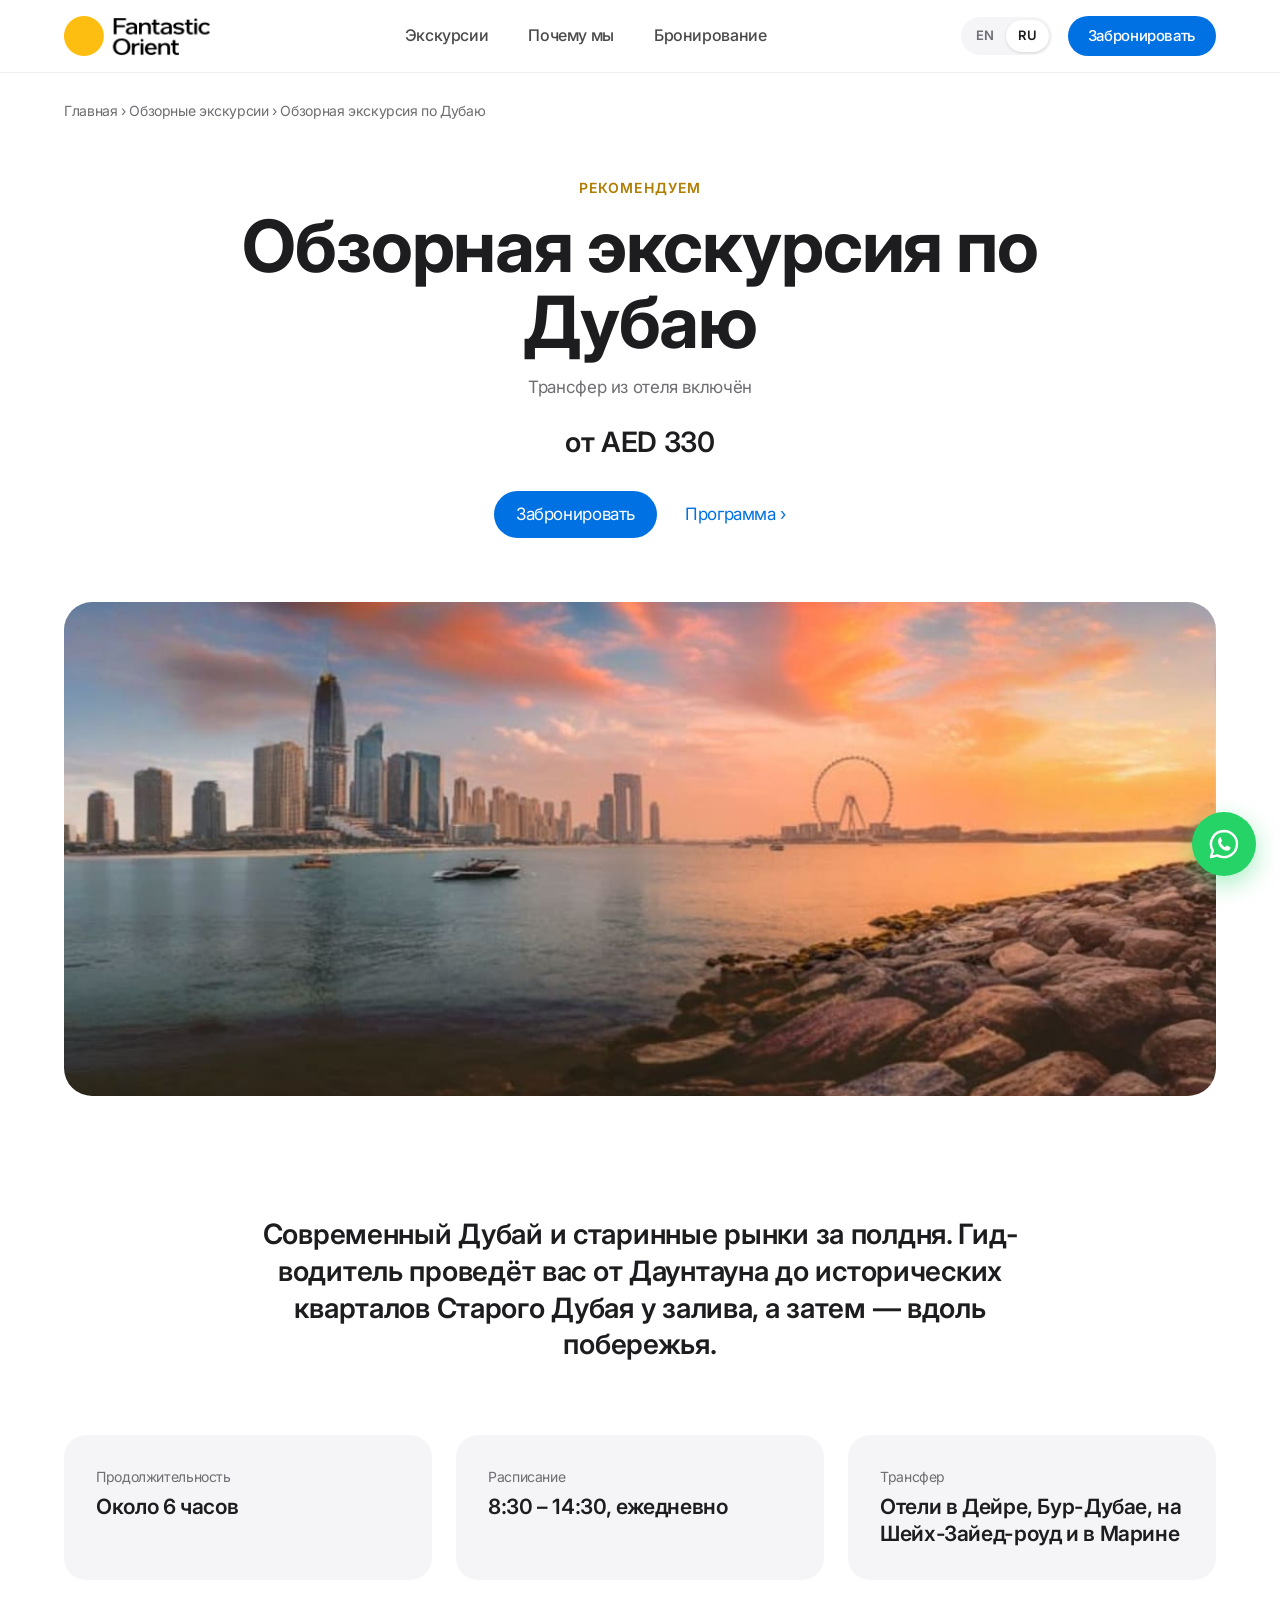
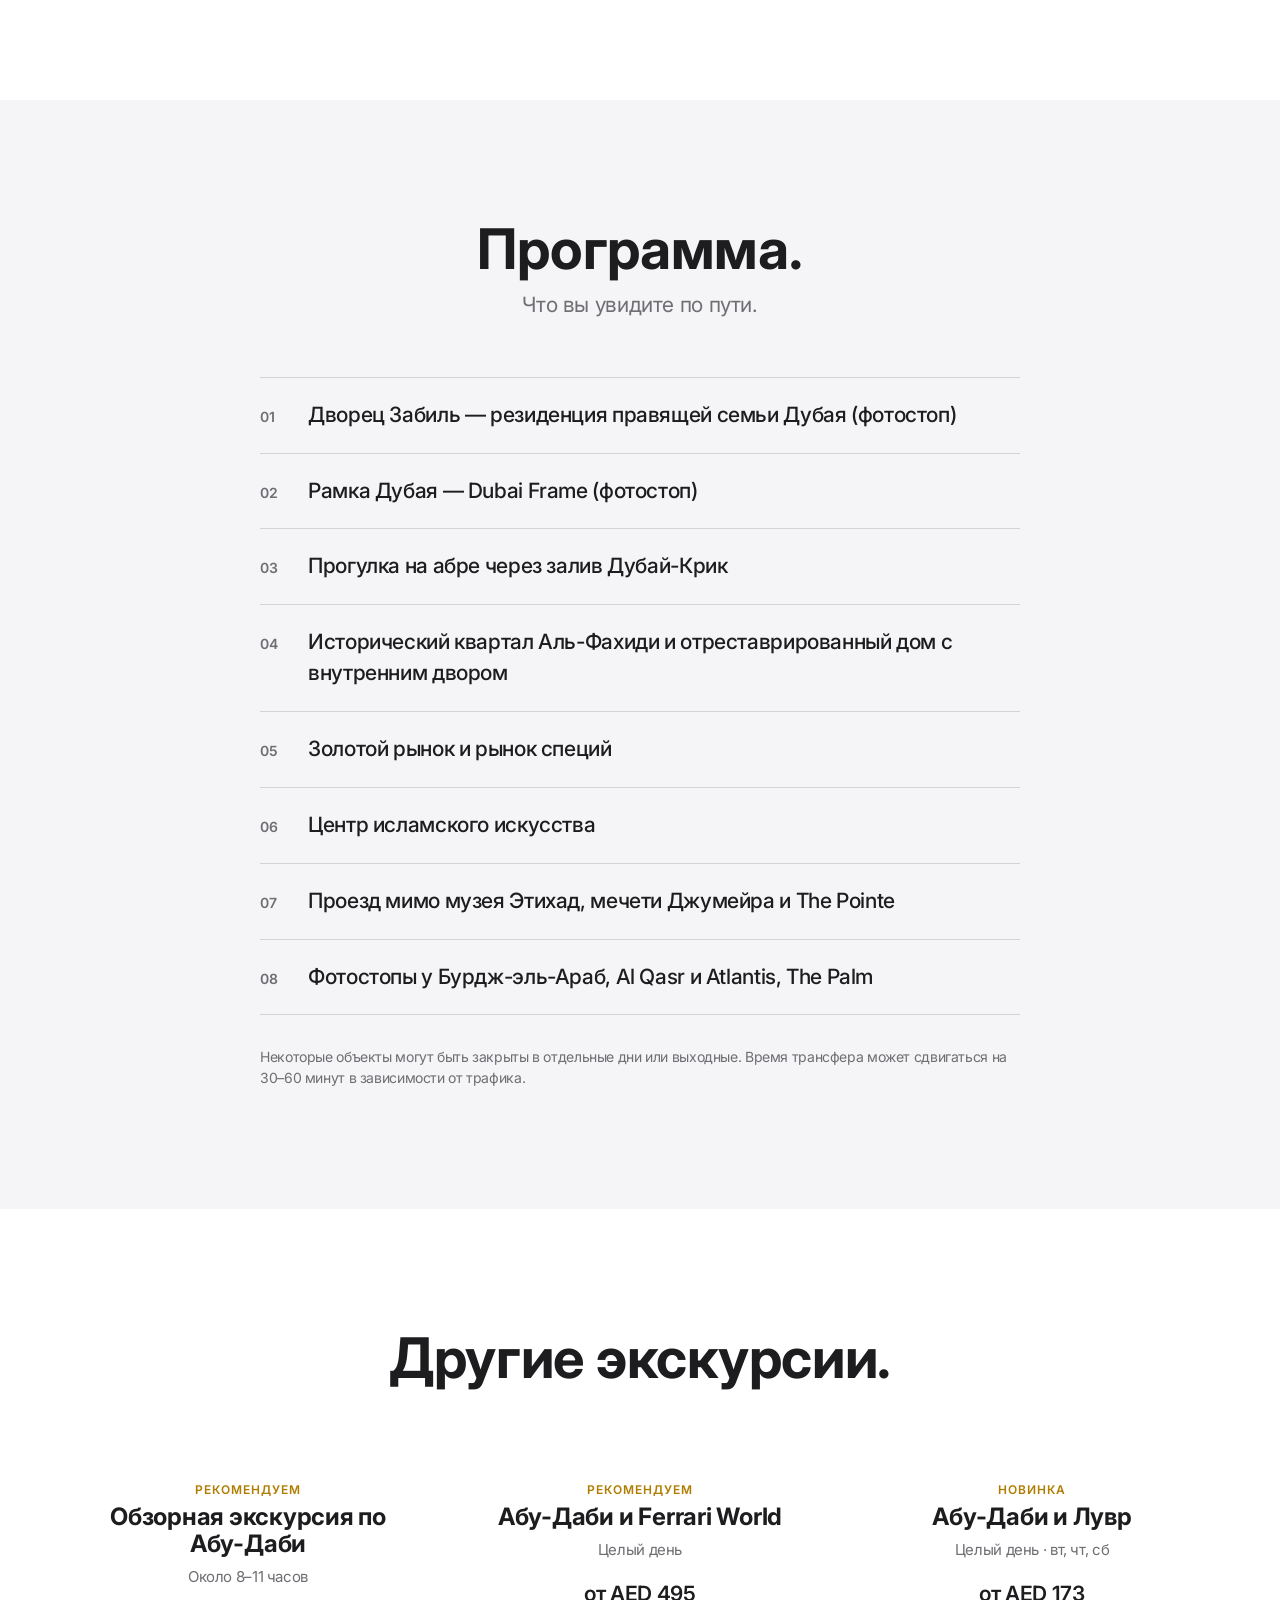
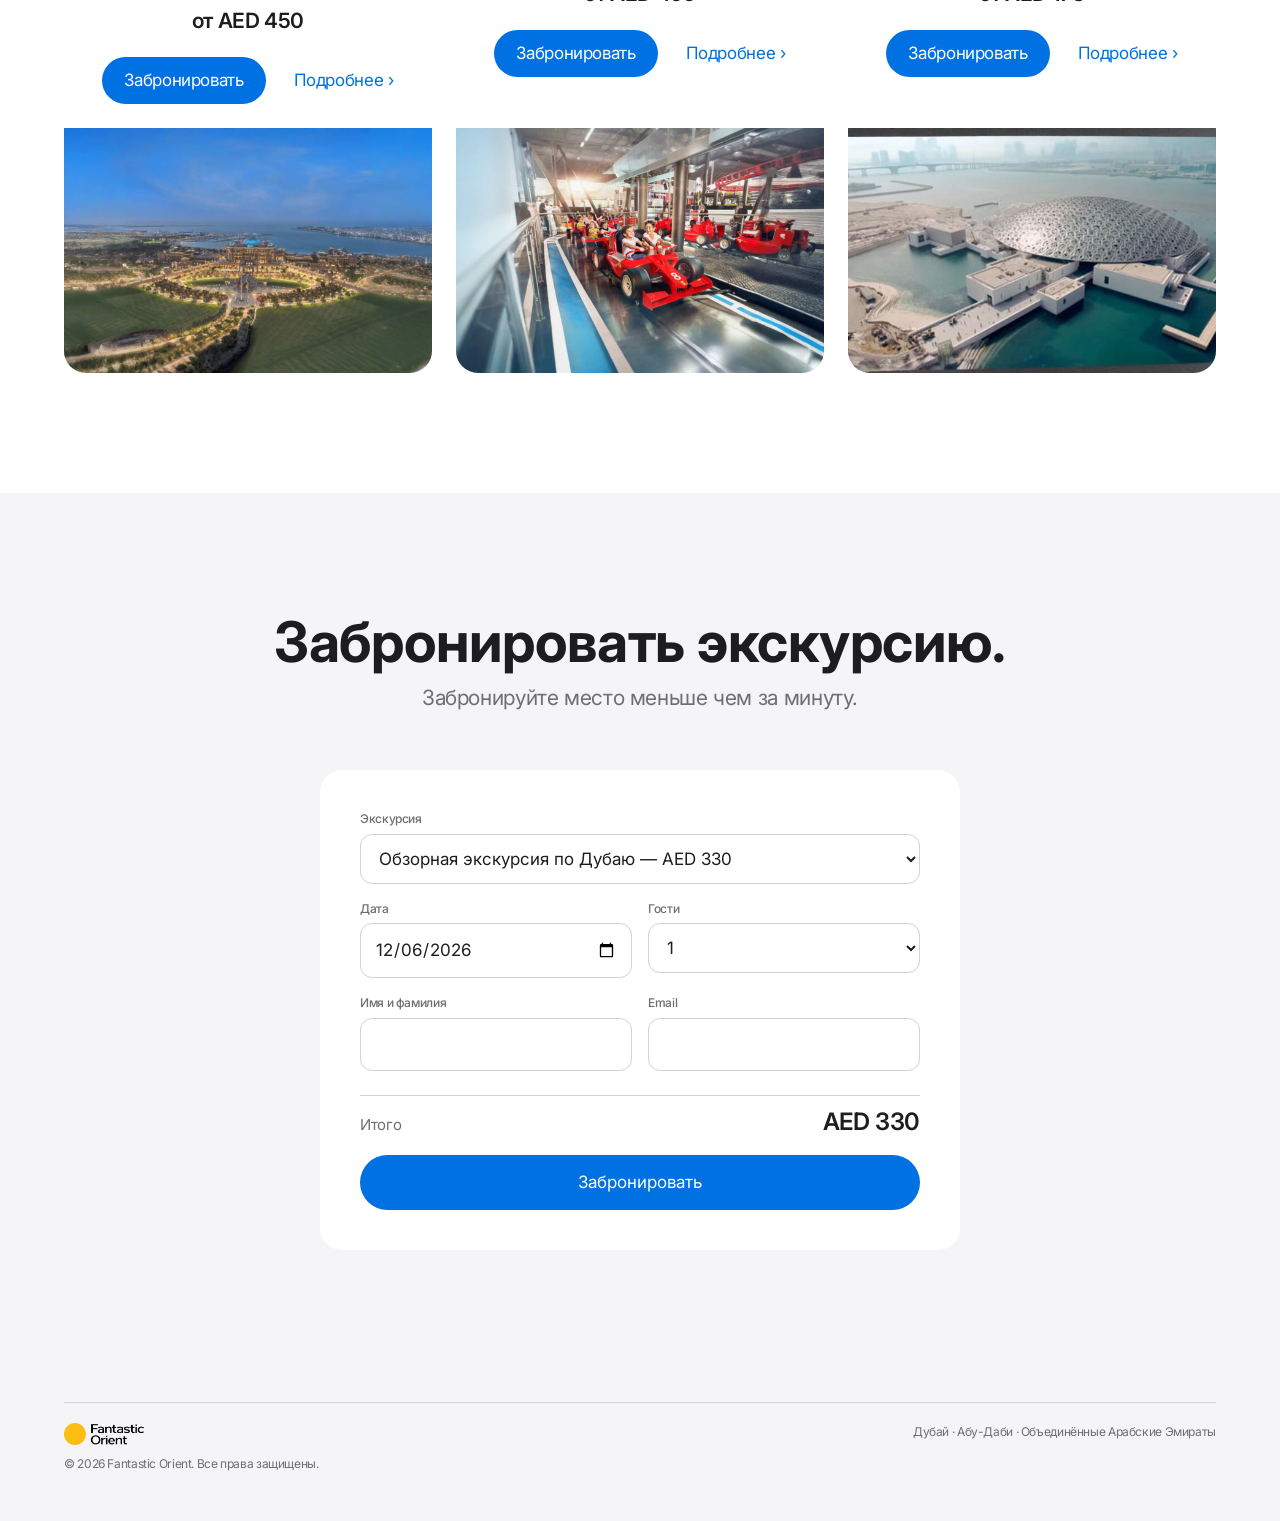
<file: ru/tours/dubai-city-tour.html>
<!doctype html>
<html lang="ru">
<head>
<meta charset="utf-8">
<meta name="viewport" content="width=device-width, initial-scale=1">
<title>Обзорная экскурсия по Дубаю — Fantastic Orient</title>
<meta name="description" content="Современный Дубай и старинные рынки за полдня.">
<link rel="alternate" hreflang="en" href="../../tours/dubai-city-tour.html">
<link rel="alternate" hreflang="ru" href="../../ru/tours/dubai-city-tour.html">
<link rel="icon" href="../../assets/fo-logo.png">
<link rel="preconnect" href="https://fonts.googleapis.com">
<link rel="preconnect" href="https://fonts.gstatic.com" crossorigin>
<link href="https://fonts.googleapis.com/css2?family=Inter:wght@400;500;600;700&display=swap" rel="stylesheet">
<link rel="stylesheet" href="../../styles.css?v=56be96a1">
</head>
<body data-root="../../">

<nav class="nav">
  <div class="wrap">
    <a class="nav-logo" href="../../ru/index.html" aria-label="Fantastic Orient — на главную"><img src="../../assets/logo.png" alt="Fantastic Orient"></a>
    <ul class="nav-links">
      <li><a href="../../ru/index.html#tours">Экскурсии</a></li>
      <li><a href="../../ru/index.html#why">Почему мы</a></li>
      <li><a href="#book">Бронирование</a></li>
    </ul>
    <div class="nav-right">
      <div class="lang" role="group" aria-label="Язык"><a href="../../tours/dubai-city-tour.html" hreflang="en" lang="en">EN</a><a href="../../ru/tours/dubai-city-tour.html" hreflang="ru" lang="ru" class="on" aria-current="true">RU</a></div>
      <a class="nav-cta" href="#book">Забронировать</a>
    </div>
  </div>
</nav>

<div class="wrap crumbs"><a href="../../ru/index.html">Главная</a> › <a href="../../ru/index.html#tours">Обзорные экскурсии</a> › Обзорная экскурсия по Дубаю</div>

<header class="tour-hero">
  <div class="wrap reveal">
    <div class="tag">Рекомендуем</div>
    <h1>Обзорная экскурсия по Дубаю</h1>
    <div class="meta">Трансфер из отеля включён</div>
    <div class="price">
      <span class="now">от AED 330</span>
    </div>
    <div class="btn-row">
      <a class="btn" href="#book">Забронировать</a>
      <a class="link-more" href="#highlights">Программа</a>
    </div>
  </div>
  <div class="hero-media reveal">
    <img src="../../assets/tours/dubai-city-tour.jpg" alt="Небоскрёбы Дубая на закате">
  </div>
</header>

<section>
  <div class="wrap">
    <p class="tour-overview reveal">Современный Дубай и старинные рынки за полдня. Гид-водитель проведёт вас от Даунтауна до исторических кварталов Старого Дубая у залива, а затем — вдоль побережья.</p>
    <div class="facts">
      <div class="fact reveal"><span>Продолжительность</span><b>Около 6 часов</b></div>
      <div class="fact reveal"><span>Расписание</span><b>8:30 – 14:30, ежедневно</b></div>
      <div class="fact reveal"><span>Трансфер</span><b>Отели в Дейре, Бур-Дубае, на Шейх-Зайед-роуд и в Марине</b></div>
    </div>
  </div>
</section>

<section class="tours" id="highlights">
  <div class="wrap">
    <div class="section-head reveal">
      <h2>Программа.</h2>
      <p>Что вы увидите по пути.</p>
    </div>
    <ul class="highlights reveal">
      <li>Дворец Забиль — резиденция правящей семьи Дубая (фотостоп)</li>
      <li>Рамка Дубая — Dubai Frame (фотостоп)</li>
      <li>Прогулка на абре через залив Дубай-Крик</li>
      <li>Исторический квартал Аль-Фахиди и отреставрированный дом с внутренним двором</li>
      <li>Золотой рынок и рынок специй</li>
      <li>Центр исламского искусства</li>
      <li>Проезд мимо музея Этихад, мечети Джумейра и The Pointe</li>
      <li>Фотостопы у Бурдж-эль-Араб, Al Qasr и Atlantis, The Palm</li>
    </ul>
    <p class="notes reveal">Некоторые объекты могут быть закрыты в отдельные дни или выходные. Время трансфера может сдвигаться на 30–60 минут в зависимости от трафика.</p>
  </div>
</section>

<section class="more-tours">
  <div class="section-head wrap reveal">
    <h2>Другие экскурсии.</h2>
  </div>
  <div class="grid grid-3" data-cards data-exclude="dubai"></div>
</section>

<section class="book" id="book">
  <div class="wrap">
    <div class="section-head reveal">
      <h2>Забронировать экскурсию.</h2>
      <p>Забронируйте место меньше чем за минуту.</p>
    </div>
    <form class="form reveal" id="form" data-tour="dubai" novalidate>
      <div class="field full">
        <label for="tour">Экскурсия</label>
        <select id="tour" name="tour" required></select>
      </div>
      <div class="field">
        <label for="date">Дата</label>
        <input id="date" name="date" type="date" required>
      </div>
      <div class="field">
        <label for="guests">Гости</label>
        <select id="guests" name="guests"></select>
      </div>
      <div class="field">
        <label for="name">Имя и фамилия</label>
        <input id="name" name="name" type="text" autocomplete="name" required>
      </div>
      <div class="field">
        <label for="email">Email</label>
        <input id="email" name="email" type="email" autocomplete="email" required>
      </div>
      <div class="total"><span>Итого</span><b id="total"></b></div>
      <button class="btn" type="submit">Забронировать</button>
      <div class="success" role="status">
        <h3>Бронирование принято.</h3>
        <p id="success-msg">Скоро мы пришлём подтверждение на вашу почту.</p>
      </div>
    </form>
  </div>
</section>

<footer>
  <div class="wrap">
    <div>
      <img src="../../assets/logo.png" alt="Fantastic Orient">
      <div>© 2026 Fantastic Orient. Все права защищены.</div>
    </div>
    <div>Дубай · Абу-Даби · Объединённые Арабские Эмираты</div>
  </div>
</footer>

<script src="../../tours.js?v=4f015302"></script>
</body>
</html>
</file>
<file: styles.css>
:root {
  --bg: #ffffff;
  --bg-alt: #f5f5f7;
  --text: #1d1d1f;
  --muted: #6e6e73;
  --line: #d2d2d7;
  --accent: #0071e3;
  --accent-hover: #0077ed;
  --sun: #fdbe14;
  --radius: 22px;
  --max: 90%;
  --font: -apple-system, BlinkMacSystemFont, "SF Pro Display", "Inter", "Helvetica Neue", Arial, sans-serif;
}
* { box-sizing: border-box; margin: 0; padding: 0; }
html { scroll-behavior: smooth; }
body {
  background: var(--bg);
  color: var(--text);
  font-family: var(--font);
  font-size: 17px;
  line-height: 1.47;
  letter-spacing: -0.022em;
  -webkit-font-smoothing: antialiased;
}
img { display: block; max-width: 100%; }
a { color: var(--accent); text-decoration: none; }
a:hover { text-decoration: underline; }
.wrap { width: var(--max); margin: 0 auto; }

/* Nav */
.nav {
  position: sticky; top: 0; z-index: 50;
  background: rgba(255,255,255,.8);
  backdrop-filter: saturate(180%) blur(20px);
  -webkit-backdrop-filter: saturate(180%) blur(20px);
  border-bottom: 1px solid rgba(0,0,0,.06);
}
.nav .wrap { height: 72px; display: flex; align-items: center; justify-content: space-between; }
.nav-logo { flex: none; }
.nav-logo img { height: 40px; width: auto; }
.nav-links { display: flex; gap: 40px; list-style: none; font-size: 16px; font-weight: 500; }
.nav-links a { color: var(--text); opacity: .8; }
.nav-links a:hover { opacity: 1; text-decoration: none; }
.nav-cta {
  font-size: 15px; font-weight: 500; background: var(--accent); color: #fff;
  padding: 9px 20px; border-radius: 980px;
}
.nav-cta:hover { background: var(--accent-hover); text-decoration: none; }
.nav-right { display: flex; align-items: center; gap: 16px; }
.lang { display: flex; background: var(--bg-alt); border-radius: 980px; padding: 3px; }
.lang a {
  font-size: 13px; font-weight: 600; color: var(--muted); padding: 6px 12px; border-radius: 980px;
  letter-spacing: .02em; transition: color .2s, background .2s;
}
.lang a:hover { color: var(--text); text-decoration: none; }
.lang a.on { background: var(--bg); color: var(--text); box-shadow: 0 1px 3px rgba(0,0,0,.12); }

/* Buttons */
.btn {
  display: inline-block; border: 0; cursor: pointer; font: inherit;
  font-size: 17px; padding: 11px 22px; border-radius: 980px;
  background: var(--accent); color: #fff; transition: background .2s;
}
.btn:hover { background: var(--accent-hover); text-decoration: none; }
.link-more::after { content: " ›"; }
.btn-row { display: flex; gap: 28px; align-items: center; justify-content: center; flex-wrap: wrap; }

/* Hero */
.hero { text-align: center; padding: 88px 0 0; overflow: hidden; }
.hero h1 {
  font-size: clamp(44px, 8vw, 88px); line-height: 1.05; font-weight: 700;
  letter-spacing: -0.015em; margin: 10px auto 18px; max-width: 14ch;
}
:lang(ru) .hero h1 { max-width: 20ch; font-size: clamp(30px, 6.4vw, 76px); }
.hero p.sub { font-size: clamp(19px, 2.4vw, 28px); color: var(--muted); font-weight: 400; margin-bottom: 30px; }
.hero-media {
  margin: 64px auto 0; width: var(--max);
}
.hero-media img {
  width: 100%; aspect-ratio: 21 / 9; object-fit: cover; border-radius: 28px;
}

/* Section heads */
section { padding: 120px 0; }
.section-head { text-align: center; margin-bottom: 56px; }
.section-head h2 { font-size: clamp(36px, 5vw, 56px); line-height: 1.07; font-weight: 700; letter-spacing: -0.005em; }
.section-head p { font-size: 21px; color: var(--muted); margin-top: 10px; }

/* Tours */
.tours { background: var(--bg-alt); }
.grid { display: grid; grid-template-columns: repeat(2, 1fr); gap: 24px; width: var(--max); margin: 0 auto; }
.card {
  background: var(--bg); border-radius: var(--radius); overflow: hidden;
  display: flex; flex-direction: column; text-align: center;
  transition: transform .4s cubic-bezier(.2,.8,.2,1), box-shadow .4s;
}
.card:hover { transform: translateY(-4px); box-shadow: 0 20px 40px rgba(0,0,0,.08); }
.card-body { padding: 44px 32px 28px; }
.card .tag { font-size: 12px; font-weight: 600; color: #b07d00; text-transform: uppercase; letter-spacing: .08em; }
.card h3 { font-size: 32px; line-height: 1.12; font-weight: 700; margin: 6px 0 8px; letter-spacing: -0.01em; }
.card .meta { color: var(--muted); font-size: 15px; }
.price { margin: 18px 0 20px; }
.price .now { font-size: 21px; font-weight: 600; }
.card img { width: 100%; aspect-ratio: 3 / 2; object-fit: cover; margin-top: auto; }

/* Why */
.features { display: grid; grid-template-columns: repeat(3, 1fr); gap: 48px; text-align: center; }
.feature .icon {
  width: 56px; height: 56px; margin: 0 auto 18px; border-radius: 50%;
  background: var(--bg-alt); display: grid; place-items: center;
}
.feature .icon svg { width: 26px; height: 26px; stroke: var(--text); fill: none; stroke-width: 1.6; stroke-linecap: round; stroke-linejoin: round; }
.feature h4 { font-size: 21px; font-weight: 600; margin-bottom: 6px; }
.feature p { color: var(--muted); font-size: 17px; }

/* Booking */
.book { background: var(--bg-alt); }
.form {
  max-width: 640px; margin: 0 auto; background: var(--bg); border-radius: var(--radius);
  padding: 40px; display: grid; grid-template-columns: 1fr 1fr; gap: 16px;
}
.field { display: flex; flex-direction: column; gap: 6px; }
.field.full { grid-column: 1 / -1; }
.field label { font-size: 12px; color: var(--muted); font-weight: 500; }
.field input, .field select {
  font: inherit; font-size: 17px; color: var(--text); background: var(--bg);
  border: 1px solid var(--line); border-radius: 12px; padding: 13px 14px; outline: none;
  transition: border-color .2s, box-shadow .2s; width: 100%;
}
.field input:focus, .field select:focus { border-color: var(--accent); box-shadow: 0 0 0 4px rgba(0,113,227,.15); }
.total { grid-column: 1 / -1; display: flex; justify-content: space-between; align-items: baseline; padding-top: 8px; border-top: 1px solid var(--line); margin-top: 8px; }
.total span { color: var(--muted); font-size: 15px; }
.total b { font-size: 24px; font-weight: 600; }
.form .btn { grid-column: 1 / -1; width: 100%; padding: 15px; }
.success { grid-column: 1 / -1; text-align: center; padding: 20px 0; display: none; }
.success h3 { font-size: 28px; margin-bottom: 6px; }
.success p { color: var(--muted); }
.form.done > :not(.success) { display: none; }
.form.done .success { display: block; }

/* Tour page */
.crumbs { font-size: 14px; color: var(--muted); padding-top: 28px; }
.crumbs a { color: var(--muted); }
.tour-hero { text-align: center; padding: 56px 0 0; }
.tour-hero .tag { font-size: 14px; font-weight: 600; color: #b07d00; text-transform: uppercase; letter-spacing: .08em; }
.tour-hero h1 { font-size: clamp(40px, 6.4vw, 72px); line-height: 1.06; font-weight: 700; letter-spacing: -0.015em; margin: 10px auto 14px; max-width: 18ch; }
.tour-hero .meta { color: var(--muted); font-size: 17px; }
.tour-hero .price { margin: 22px 0 28px; }
.tour-hero .price .now { font-size: 28px; }
.tour-overview { max-width: 760px; margin: 0 auto; text-align: center; font-size: clamp(21px, 2.6vw, 28px); line-height: 1.32; font-weight: 600; letter-spacing: -0.01em; }
.facts { display: grid; grid-template-columns: repeat(3, 1fr); gap: 24px; margin-top: 72px; }
.fact { background: var(--bg-alt); border-radius: var(--radius); padding: 32px; }
.fact span { display: block; font-size: 14px; color: var(--muted); margin-bottom: 6px; }
.fact b { font-size: 21px; font-weight: 600; line-height: 1.25; }
.highlights { max-width: 760px; margin: 0 auto; list-style: none; counter-reset: h; }
.highlights li { counter-increment: h; display: flex; gap: 24px; align-items: baseline; padding: 22px 0; border-top: 1px solid var(--line); font-size: 21px; font-weight: 500; }
.highlights li:last-child { border-bottom: 1px solid var(--line); }
.highlights li::before { content: counter(h, decimal-leading-zero); font-size: 14px; color: var(--muted); font-weight: 600; min-width: 24px; }
.notes { max-width: 760px; margin: 32px auto 0; color: var(--muted); font-size: 14px; }
.more-tours .card-body { padding: 36px 28px 24px; }
.more-tours .card h3 { font-size: 24px; }
.grid-3 { grid-template-columns: repeat(3, 1fr); }
@media (max-width: 833px) { .grid-3 { grid-template-columns: 1fr; } }

/* WhatsApp */
.wa { position: fixed; right: 24px; bottom: 24px; z-index: 60; display: flex; align-items: center; gap: 14px; }
.wa-btn {
  width: 64px; height: 64px; border-radius: 50%; background: #25d366; flex: none;
  display: grid; place-items: center; box-shadow: 0 8px 24px rgba(37,211,102,.4);
  transition: transform .25s cubic-bezier(.2,.8,.2,1), box-shadow .25s;
}
.wa-btn:hover { transform: scale(1.06); box-shadow: 0 10px 30px rgba(37,211,102,.5); }
.wa-btn svg { width: 34px; height: 34px; }
.wa-ring { fill: none; stroke: #fff; stroke-width: 1.7; stroke-linejoin: round; }
.wa-phone { fill: #fff; }
.wa-bubble {
  position: relative; display: flex; align-items: center; gap: 4px;
  background: var(--bg); border-radius: 980px; padding: 12px 10px 12px 22px;
  box-shadow: 0 6px 24px rgba(0,0,0,.14); white-space: nowrap;
  opacity: 0; transform: translateX(12px); pointer-events: none;
  transition: opacity .4s ease, transform .4s cubic-bezier(.2,.8,.2,1);
}
.wa-bubble::after {
  content: ""; position: absolute; right: -6px; top: 50%; width: 14px; height: 14px;
  background: var(--bg); transform: translateY(-50%) rotate(45deg); border-radius: 2px;
}
.wa.show .wa-bubble { opacity: 1; transform: none; pointer-events: auto; }
.wa-bubble a { color: var(--text); font-size: 16px; font-weight: 500; }
.wa-bubble a:hover { text-decoration: none; }
.wa-x {
  border: 0; background: none; cursor: pointer; color: var(--muted); font-size: 20px; line-height: 1;
  width: 28px; height: 28px; border-radius: 50%; position: relative; z-index: 1;
}
.wa-x:hover { background: var(--bg-alt); color: var(--text); }
@media (max-width: 560px) {
  .wa { right: 16px; bottom: 16px; gap: 10px; }
  .wa-btn { width: 56px; height: 56px; }
  .wa-btn svg { width: 30px; height: 30px; }
  .wa-bubble { padding: 10px 6px 10px 16px; white-space: normal; max-width: calc(100vw - 98px); border-radius: 20px; }
  .wa-bubble a { font-size: 14px; }
}
@media (prefers-reduced-motion: reduce) { .wa-bubble, .wa-btn { transition: none; } }

/* Footer */
footer { background: var(--bg-alt); font-size: 12px; color: var(--muted); padding: 32px 0 48px; }
footer .wrap { display: flex; justify-content: space-between; gap: 16px; flex-wrap: wrap; border-top: 1px solid var(--line); padding-top: 20px; }
footer img { height: 22px; width: auto; margin-bottom: 10px; }

/* Reveal */
.reveal { opacity: 0; transform: translateY(24px); transition: opacity .9s ease, transform .9s cubic-bezier(.2,.8,.2,1); }
.reveal.in { opacity: 1; transform: none; }
@media (prefers-reduced-motion: reduce) { .reveal { opacity: 1; transform: none; transition: none; } html { scroll-behavior: auto; } }

@media (max-width: 833px) {
  .nav-links { display: none; }
  .nav .wrap { height: 60px; }
  .nav-logo img { height: 32px; }
  .nav-right { gap: 10px; }
  .lang a { padding: 5px 9px; font-size: 12px; }
  .nav-cta { padding: 8px 14px; font-size: 14px; }
  .grid { grid-template-columns: 1fr; }
  .features { grid-template-columns: 1fr; gap: 40px; }
  section { padding: 88px 0; }
  .hero { padding-top: 64px; }
  .hero-media img { aspect-ratio: 4 / 3; }
}
@media (max-width: 560px) {
  .form { grid-template-columns: 1fr; padding: 28px 22px; }
  .card-body { padding: 36px 22px 24px; }
  .card h3 { font-size: 28px; }
  .facts { grid-template-columns: 1fr; }
}
@media (max-width: 420px) {
  .nav-cta { display: none; }
}
</file>
